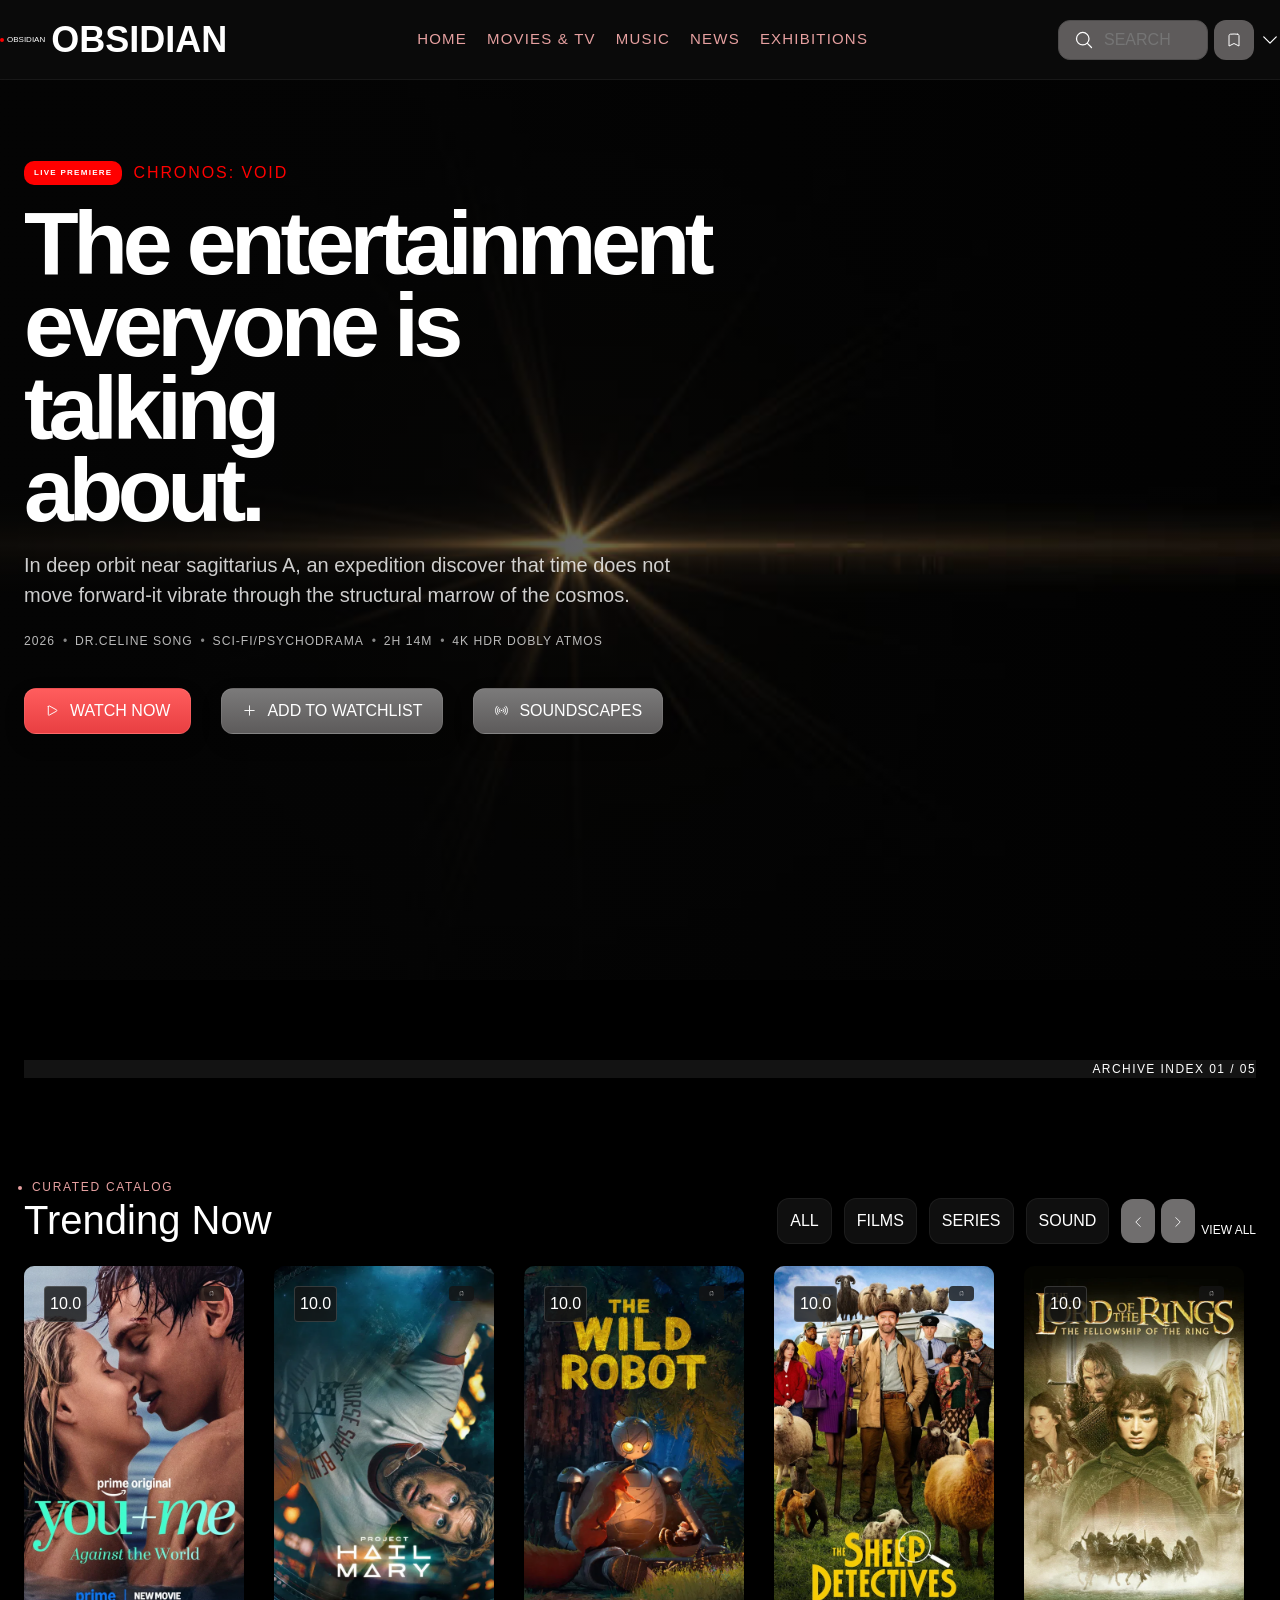
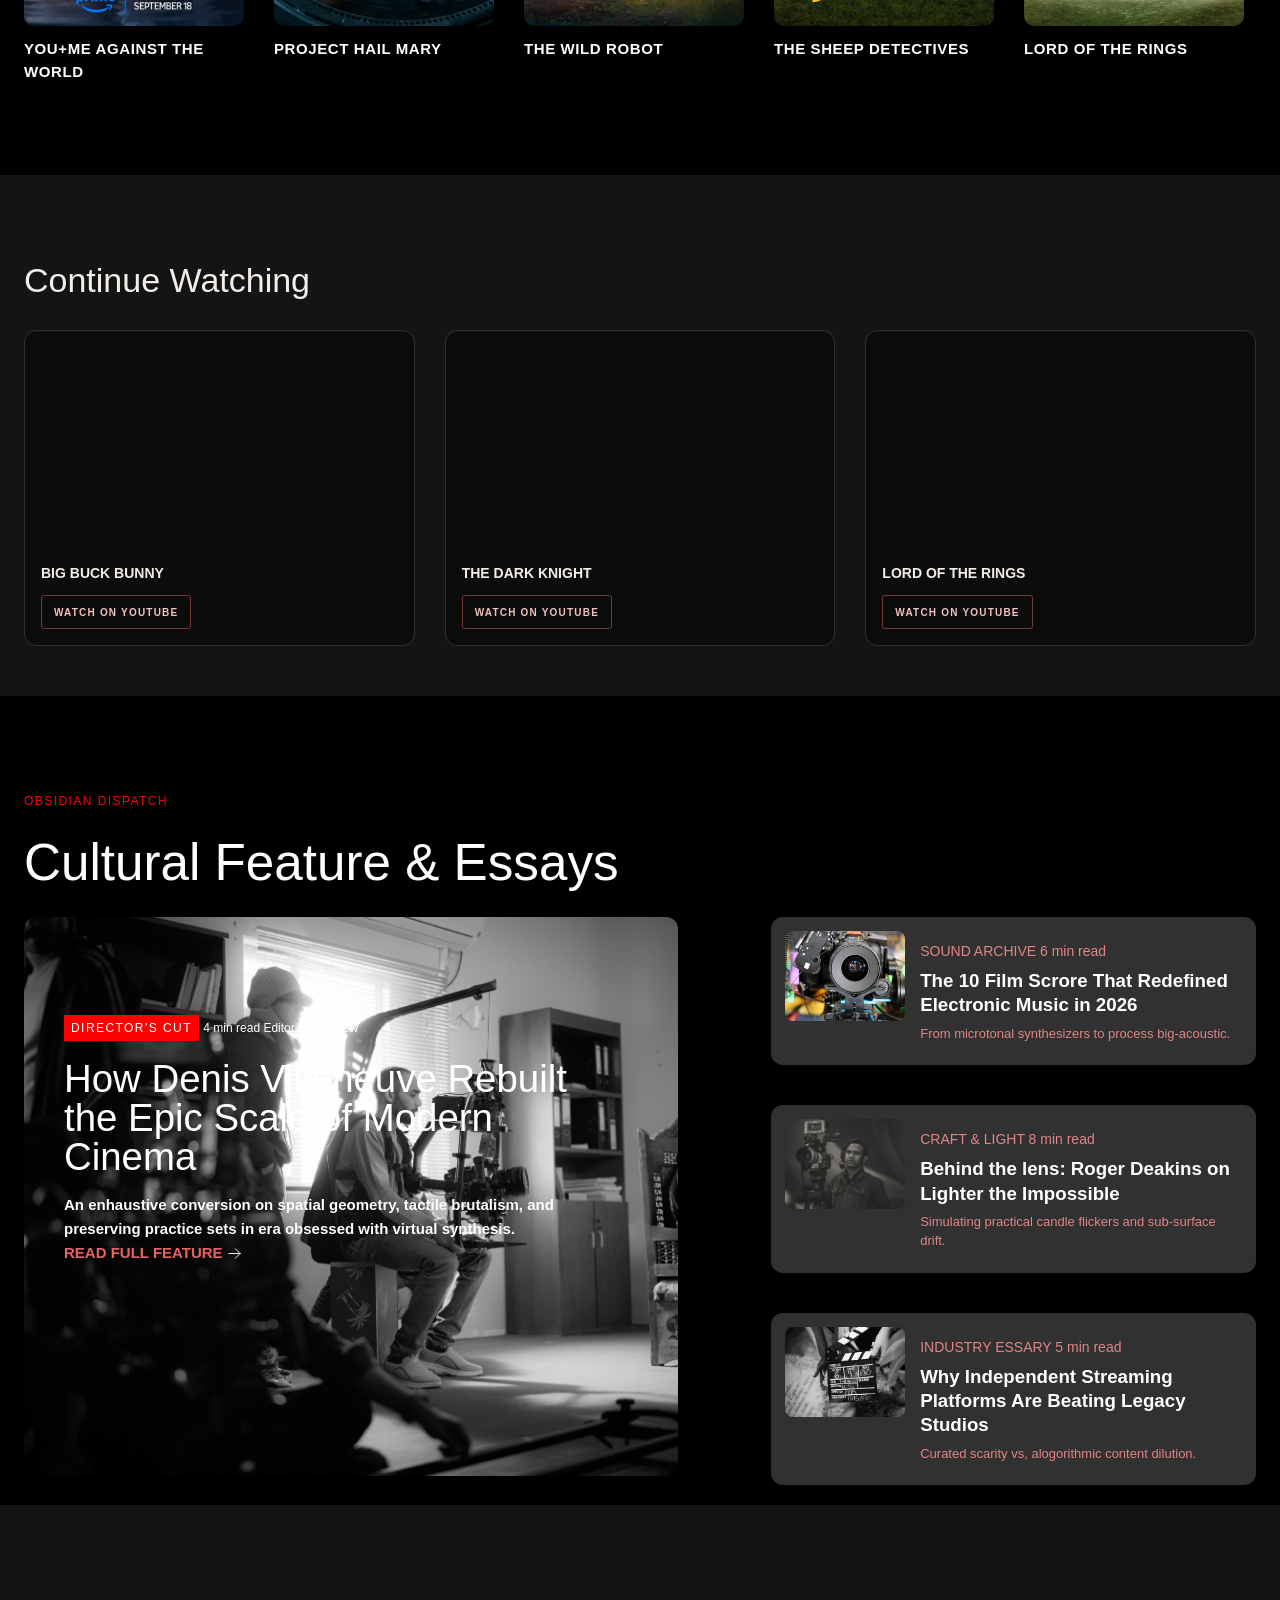
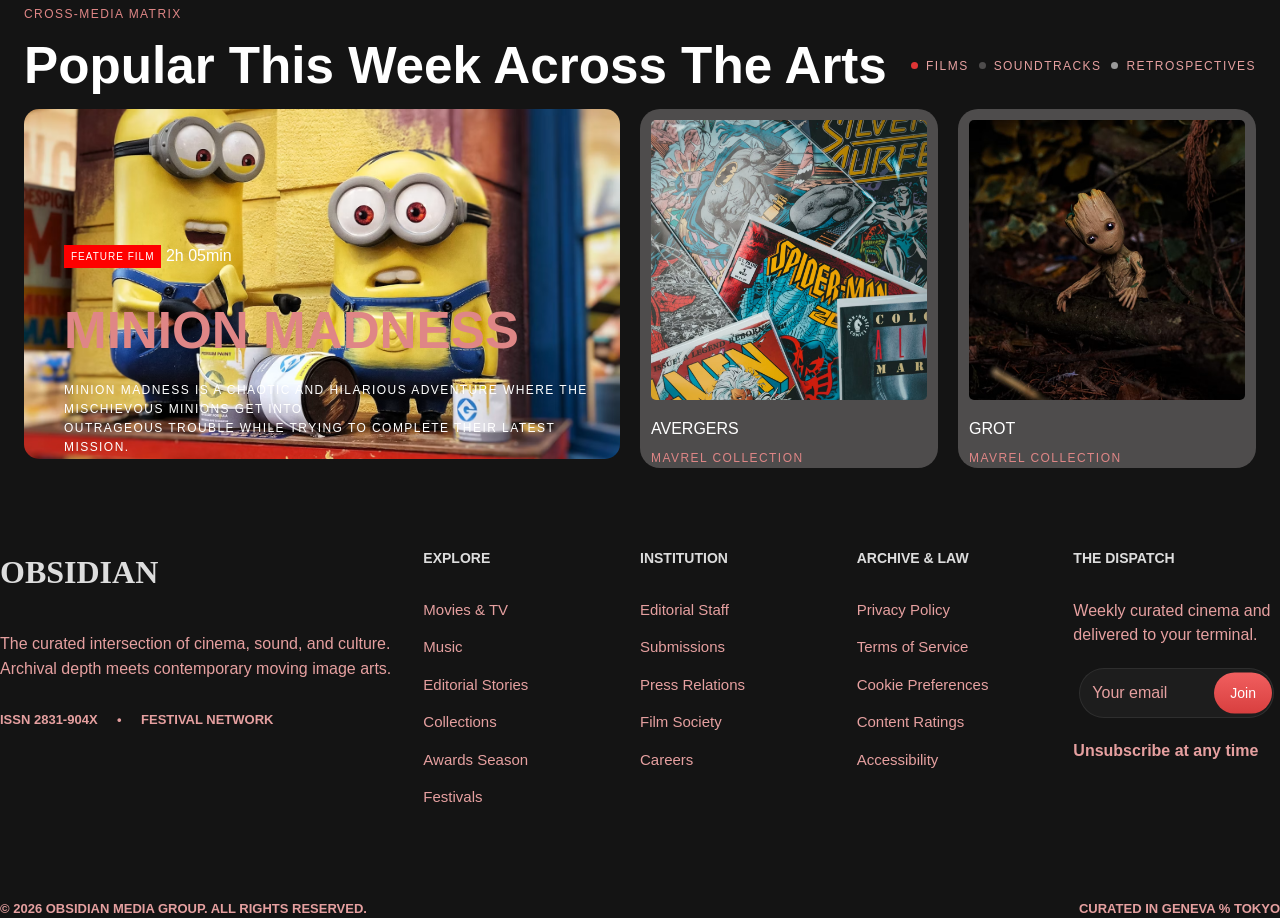
<file: index.html>
<!DOCTYPE html>
<html lang="en">
<head>
    <meta charset="UTF-8">
    <meta name="viewport" content="width=device-width, initial-scale=1.0">
    <title>HOME - obsidian</title>
    <link rel="stylesheet" href="css/index.css">
</head>
<body>
    <div class="backgroundimg">
        <header></header>
        <aside class="sidebar-wrapper"></aside>
        <section class="hero">
            <div class="section-container">
                <div class="red-live">
                    <span class="live">LIVE PREMIERE</span>
                    <p> CHRONOS: VOID</p>
                </div>
                <h1> The entertainment<br class="close"> everyone is talking<br class="close"> about. </h1>
                <h5> In deep orbit near sagittarius A, an expedition discover that time does not<br> move forward-it vibrate through the structural marrow of the cosmos.</h5>
                <ul>
                    <li>2026</li>
                    <li>Dr.Celine Song</li>
                    <li>Sci-fi/psychodrama</li>
                    <li>2h 14m</li>
                    <li>4K HDR  Dobly Atmos</li>
                </ul>
                <div class="playlist">
                    <span class="play">
                        <svg xmlns="http://www.w3.org/2000/svg" fill="none" viewBox="0 0 24 24" stroke-width="1.5" stroke="currentColor" class="size-6">  <path stroke-linecap="round" stroke-linejoin="round" d="M5.25 5.653c0-.856.917-1.398 1.667-.986l11.54 6.347a1.125 1.125 0 0 1 0 1.972l-11.54 6.347a1.125 1.125 0 0 1-1.667-.986V5.653Z" /></svg>
                        <p>WATCH NOW</p>
                    </span>
                    <span class="watch">
                        <svg xmlns="http://www.w3.org/2000/svg" fill="none" viewBox="0 0 24 24" stroke-width="1.5" stroke="currentColor" class="size-6">  <path stroke-linecap="round" stroke-linejoin="round" d="M12 4.5v15m7.5-7.5h-15" /></svg>
                        <p>ADD TO WATCHLIST</p>
                    </span>
                    <span class="sound">
                        <svg xmlns="http://www.w3.org/2000/svg" fill="none" viewBox="0 0 24 24" stroke-width="1.5" stroke="currentColor" class="size-6">  <path stroke-linecap="round" stroke-linejoin="round" d="M9.348 14.652a3.75 3.75 0 0 1 0-5.304m5.304 0a3.75 3.75 0 0 1 0 5.304m-7.425 2.121a6.75 6.75 0 0 1 0-9.546m9.546 0a6.75 6.75 0 0 1 0 9.546M5.106 18.894c-3.808-3.807-3.808-9.98 0-13.788m13.788 0c3.808 3.807 3.808 9.98 0 13.788M12 12h.008v.008H12V12Zm.375 0a.375.375 0 1 1-.75 0 .375.375 0 0 1 .75 0Z" /></svg>
                        <p>SOUNDSCAPES</p>
                    </span>
                </div>
            </div>
        </section>
    </div>
    <main>
        <section class="catalogue" id="catalogue">
            <div class="section-container">
                <div class="top-bar">
                    <div class="boxies"></div>
                    <p>ARCHIVE INDEX 01 / 05</p>
                </div>
                <div class="item">CURATED CATALOG</div>
                <div class="thumbnail">
                    <h2>Trending Now</h2>
                    <div class="thumbnail-bar">
                        <div class="thumbnail-nav">
                            <a href="movies.html#film-archive">ALL</a>
                            <a href="movies.html#film-archive">FILMS</a>
                            <a href="movies.html#film-archive">SERIES</a>
                            <a href="music.html#sound-archive">SOUND</a>
                        </div>
                        <div class="thumbnail-icon">
                            <div class="thb-icon1">
                                <svg xmlns="http://www.w3.org/2000/svg" fill="none" viewBox="0 0 24 24" stroke-width="1.5" stroke="currentColor" class="size-6"> <path stroke-linecap="round" stroke-linejoin="round" d="M15.75 19.5 8.25 12l7.5-7.5" /></svg>
                            </div>
                            <div class="thb-icon2">
                                <svg xmlns="http://www.w3.org/2000/svg" fill="none" viewBox="0 0 24 24" stroke-width="1.5" stroke="currentColor" class="size-6">  <path stroke-linecap="round" stroke-linejoin="round" d="m8.25 4.5 7.5 7.5-7.5 7.5" /></svg>
                            </div>
                            <a class="view" href="movies.html#film-archive">VIEW ALL</a>
                        </div>
                    </div>
                </div>
                <div>
                    <div class="heroimg">
                        <div class="image">
                            <p>10.0</p>
                            <svg xmlns="http://www.w3.org/2000/svg" fill="none" viewBox="0 0 24 24" stroke-width="1.5" stroke="currentColor" class="size-6">  <path stroke-linecap="round" stroke-linejoin="round" d="M17.593 3.322c1.1.128 1.907 1.077 1.907 2.185V21L12 17.25 4.5 21V5.507c0-1.108.806-2.057 1.907-2.185a48.507 48.507 0 0 1 11.186 0Z" /></svg>
                            <img src="assest/heroimage1.webp">
                            <h4>YOU+ME AGAINST THE WORLD</h4>
                        </div>
                        <div class="image">
                            <p>10.0</p>
                            <svg xmlns="http://www.w3.org/2000/svg" fill="none" viewBox="0 0 24 24" stroke-width="1.5" stroke="currentColor" class="size-6">  <path stroke-linecap="round" stroke-linejoin="round" d="M17.593 3.322c1.1.128 1.907 1.077 1.907 2.185V21L12 17.25 4.5 21V5.507c0-1.108.806-2.057 1.907-2.185a48.507 48.507 0 0 1 11.186 0Z" /></svg>
                            <img src="assest/heroimg2.webp">
                            <h4>PROJECT HAIL MARY</h4>
                        </div>
                        <div class="image">
                            <p>10.0</p>
                            <svg xmlns="http://www.w3.org/2000/svg" fill="none" viewBox="0 0 24 24" stroke-width="1.5" stroke="currentColor" class="size-6">  <path stroke-linecap="round" stroke-linejoin="round" d="M17.593 3.322c1.1.128 1.907 1.077 1.907 2.185V21L12 17.25 4.5 21V5.507c0-1.108.806-2.057 1.907-2.185a48.507 48.507 0 0 1 11.186 0Z" /></svg>
                            <img src="assest/heroimg3.webp">
                            <h4>THE WILD ROBOT</h4>
                        </div>
                        <div class="image">
                            <p>10.0</p>
                            <svg xmlns="http://www.w3.org/2000/svg" fill="none" viewBox="0 0 24 24" stroke-width="1.5" stroke="currentColor" class="size-6">  <path stroke-linecap="round" stroke-linejoin="round" d="M17.593 3.322c1.1.128 1.907 1.077 1.907 2.185V21L12 17.25 4.5 21V5.507c0-1.108.806-2.057 1.907-2.185a48.507 48.507 0 0 1 11.186 0Z" /></svg>
                            <img src="assest/heroimg4.webp">
                            <h4>THE SHEEP DETECTIVES</h4>
                        </div>
                        <div class="image">
                            <p>10.0</p>
                            <svg xmlns="http://www.w3.org/2000/svg" fill="none" viewBox="0 0 24 24" stroke-width="1.5" stroke="currentColor" class="size-6">  <path stroke-linecap="round" stroke-linejoin="round" d="M17.593 3.322c1.1.128 1.907 1.077 1.907 2.185V21L12 17.25 4.5 21V5.507c0-1.108.806-2.057 1.907-2.185a48.507 48.507 0 0 1 11.186 0Z" /></svg>
                            <img src="assest/heroimg5.webp">
                            <h4>LORD OF THE RINGS</h4>
                        </div>
                        <div class="image">
                            <p>10.0</p>
                            <svg xmlns="http://www.w3.org/2000/svg" fill="none" viewBox="0 0 24 24" stroke-width="1.5" stroke="currentColor" class="size-6">  <path stroke-linecap="round" stroke-linejoin="round" d="M17.593 3.322c1.1.128 1.907 1.077 1.907 2.185V21L12 17.25 4.5 21V5.507c0-1.108.806-2.057 1.907-2.185a48.507 48.507 0 0 1 11.186 0Z" /></svg>
                            <img src="assest/heroimg6.webp">
                            <h4>NARUTO SHIPPUDEN</h4>
                        </div>
                    </div>
                </div>
            </div>
        </section>
        <section class="continue-watching" id="continue-watching">
            <div class="section-container">
                <h2>Continue Watching</h2>
                <div class="video-grid">
                    <div class="video">
                        <iframe src="https://www.youtube.com/embed/aqz-KE-bpKQ" title="Big Buck Bunny - Blender Foundation" frameborder="0" allow="accelerometer; autoplay; clipboard-write; encrypted-media; gyroscope; picture-in-picture; web-share" referrerpolicy="strict-origin-when-cross-origin" allowfullscreen></iframe>
                        <!-- <img src="assest/heroimg7.webp"> -->
                        <p>BIG BUCK BUNNY</p>
                        <a class="video-link" href="https://www.youtube.com/watch?v=aqz-KE-bpKQ" target="_blank" rel="noopener noreferrer">WATCH ON YOUTUBE</a>
                    </div>
                    <div class="video">
                        <iframe loading="lazy" src="https://www.youtube.com/embed/EXeTwQWrcwY" title="The Dark Knight trailer" frameborder="0" allow="accelerometer; autoplay; clipboard-write; encrypted-media; gyroscope; picture-in-picture; web-share" referrerpolicy="strict-origin-when-cross-origin" allowfullscreen></iframe>
                        <!-- <img src="assest/heroimg7.webp"> -->
                        <p>THE DARK KNIGHT</p>
                        <a class="video-link" href="https://www.youtube.com/watch?v=EXeTwQWrcwY" target="_blank" rel="noopener noreferrer">WATCH ON YOUTUBE</a>
                    </div>
                    <div class="video">
                        <iframe loading="lazy" src="https://www.youtube.com/embed/V75dMMIW2B4" title="The Lord of the Rings: The Fellowship of the Ring trailer" frameborder="0" allow="accelerometer; autoplay; clipboard-write; encrypted-media; gyroscope; picture-in-picture; web-share" referrerpolicy="strict-origin-when-cross-origin" allowfullscreen></iframe>
                        <p>LORD OF THE RINGS</p>
                        <a class="video-link" href="https://www.youtube.com/watch?v=V75dMMIW2B4" target="_blank" rel="noopener noreferrer">WATCH ON YOUTUBE</a>
                    </div>
                </div>
            </div>        
        </section>
        <section class="obsidian" id="obsidian-dispatch">
            <div class="section-container">
                <div class="cultural">
                    <p>OBSIDIAN DISPATCH</p>
                    <h2>Cultural Feature & Essays</h2>
                </div>
                <div class="img-grid">
                    <div class="big-card">
                        <img src="assest/img8.jpg">
                        <div class="upcultural">
                            <p class="red">DIRECTOR'S CUT</p>
                            <p>4 min read Editorial Interview</p>
                            <h2>How Denis Villeneuve Rebuilt <br class="close"> the Epic Scale of Modern <br class="close"> Cinema</h2>
                            <h6>An enhaustive conversion on spatial geometry, tactile brutalism, and <br> preserving practice sets in era obsessed with virtual synthesis.</h6>
                            <div class="read">
                                <h4>READ FULL FEATURE</h4>
                                <svg xmlns="http://www.w3.org/2000/svg" fill="none" viewBox="0 0 24 24" stroke-width="1.5" stroke="currentColor" class="size-6"><path stroke-linecap="round" stroke-linejoin="round" d="M13.5 4.5 21 12m0 0-7.5 7.5M21 12H3" /></svg>
                            </div>
                        </div>

                    </div>
                    <div class="small-card">
                        <img src="assest/img9.jpg">
                        <div class="small">
                            <span>SOUND ARCHIVE 6 min read</span>
                            <h3>The 10 Film Scrore That Redefined Electronic Music in 2026</h3>
                            <p>From microtonal synthesizers to process big-acoustic.</p>
                        </div>
                    </div>
                    <div class="small-card">
                        <img src="assest/img11.jpg">
                        <div class="small">
                            <span>CRAFT & LIGHT 8 min read</span>
                            <h3>Behind the lens: Roger Deakins on Lighter the Impossible</h3>
                            <p>Simulating practical candle flickers and sub-surface drift.</p>
                        </div>
                    </div>
                    <div class="small-card">
                        <img src="assest/img10.jpg">
                        <div class="small">
                            <span>INDUSTRY ESSARY 5 min read</span>
                            <h3>Why Independent Streaming Platforms Are Beating Legacy Studios</h3>
                            <p>Curated scarity vs, alogorithmic content dilution.</p>
                        </div>
                    </div> 
                </div>
            </div>
        </section>
        <section class="cross-media-matrix" id="cross-media-matrix">
            <div class="section-container">
                <div class="popular">
                    <p>CROSS-MEDIA MATRIX</p>
                    <div class="popular-header">
                        <h3>Popular This Week Across The Arts</h3>
                        <div class="side1">
                            <div class="side-nav">
                                <div class="circle1"></div>
                                <a href="movies.html#film-archive">FILMS</a>
                            </div>
                            <div class="side-nav">
                                <div class="circle2"></div>
                                <a href="music.html#sound-archive">SOUNDTRACKS</a>
                            </div>
                            <div class="side-nav">
                                <div class="circle3"></div>
                                <a href="exhibitions.html#exhibition-archive">RETROSPECTIVES</a>
                            </div>
                        </div>
                    </div>
                    
                    <div class="pop-img">
                        <div class="pop">
                            <img src="assest/img12.avif">
                            <div class="pop-top">
                                <span class="white">FEATURE FILM</span>
                                <span>2h 05min</span>
                                <h3>MINION MADNESS</h3>
                                <p>Minion Madness is a chaotic and hilarious adventure where the mischievous Minions get into <br>outrageous trouble while trying to complete their latest mission.</p>
                            </div>
                        </div>
                        <div class="pop1">
                            <img src="assest/img13.avif">
                            <span>AVERGERS</span>
                            <P>MAVREL COLLECTION</P>
                        </div>
                        <div class="pop1">
                            <img src="assest/img14.avif">
                            <span>GROT</span>
                             <P>MAVREL COLLECTION</P>
                        </div>
                    </div>
                </div>            
            </div>
        </section>        
    </main>
    <footer></footer>

    <script src="js/common.js"></script>
    <script src="js/script.js"></script>
</body>
</html>
</file>
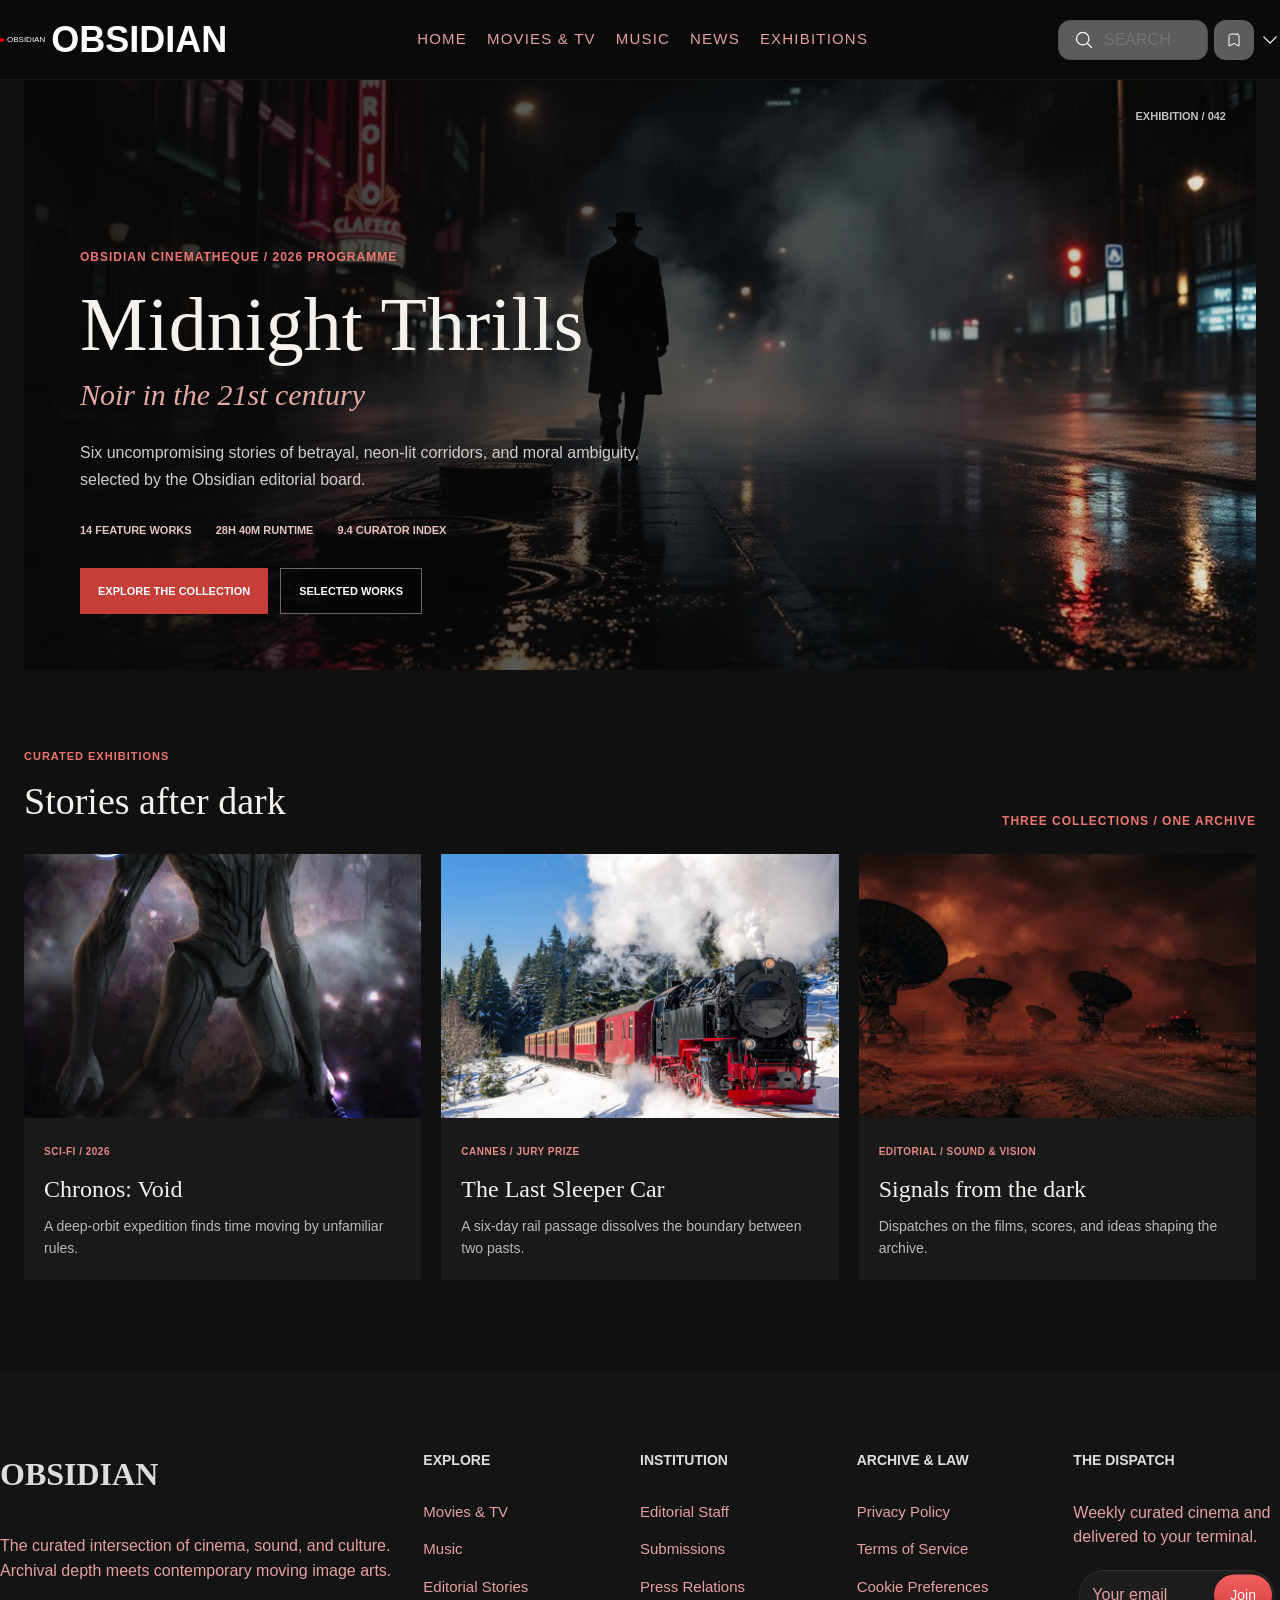
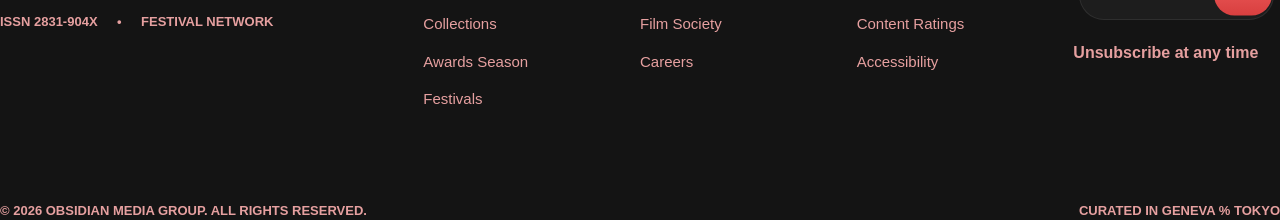
<file: exhibitions.html>
<!DOCTYPE html>
<html lang="en">
<head>
    <meta charset="UTF-8">
    <meta name="viewport" content="width=device-width, initial-scale=1.0">
    <title>EXHIBITIONS - obsidian</title>
    <link rel="stylesheet" href="css/index.css">
    <link rel="stylesheet" href="css/exhibitions.css">
</head>
<body>
    <header></header>
    <aside class="sidebar-wrapper"></aside>
    <main class="exhibitions-page">
        <section class="exhibition-hero" id="exhibition-archive">
            <div class="exhibition-hero-content">
                <p class="exhibition-kicker">OBSIDIAN CINEMATHEQUE / 2026 PROGRAMME</p>
                <h1>Midnight Thrills</h1>
                <p class="exhibition-subtitle">Noir in the 21st century</p>
                <p class="exhibition-description">Six uncompromising stories of betrayal, neon-lit corridors, and moral ambiguity, selected by the Obsidian editorial board.</p>
                <div class="exhibition-meta">
                    <span>14 FEATURE WORKS</span>
                    <span>28H 40M RUNTIME</span>
                    <span>9.4 CURATOR INDEX</span>
                </div>
                <div class="exhibition-actions">
                    <a class="exhibition-primary" href="movies.html#festival-archive">EXPLORE THE COLLECTION</a>
                    <a class="exhibition-secondary" href="#selected-works">SELECTED WORKS</a>
                </div>
            </div>
            <span class="exhibition-number">EXHIBITION / 042</span>
        </section>
        <section class="selected-works" id="selected-works">
            <div class="selected-heading">
                <div>
                    <p>CURATED EXHIBITIONS</p>
                    <h2>Stories after dark</h2>
                </div>
                <span>THREE COLLECTIONS / ONE ARCHIVE</span>
            </div>
            <div class="exhibition-grid">
                <article class="exhibition-card">
                    <a href="movies.html#title-grid" aria-label="Browse Chronos: Void in the film archive">
                        <img src="assest/vimg1.jpg" alt="A cinematic still from Chronos: Void">
                        <div class="exhibition-card-copy">
                            <span>SCI-FI / 2026</span>
                            <h3>Chronos: Void</h3>
                            <p>A deep-orbit expedition finds time moving by unfamiliar rules.</p>
                        </div>
                    </a>
                </article>
                <article class="exhibition-card">
                    <a href="movies.html#festival-archive" aria-label="Browse festival selections">
                        <img src="assest/img20.jpg" alt="Festival selection: The Last Sleeper Car">
                        <div class="exhibition-card-copy">
                            <span>CANNES / JURY PRIZE</span>
                            <h3>The Last Sleeper Car</h3>
                            <p>A six-day rail passage dissolves the boundary between two pasts.</p>
                        </div>
                    </a>
                </article>
                <article class="exhibition-card">
                    <a href="news.html#dispatch" aria-label="Read the Obsidian editorial dispatch">
                        <img src="assest/img22.jpg" alt="Atmospheric artwork for Frequency Zero">
                        <div class="exhibition-card-copy">
                            <span>EDITORIAL / SOUND & VISION</span>
                            <h3>Signals from the dark</h3>
                            <p>Dispatches on the films, scores, and ideas shaping the archive.</p>
                        </div>
                    </a>
                </article>
            </div>
        </section>
    </main>
    <footer></footer>
    <script src="js/common.js"></script>
    <script src="js/script.js"></script>
</body>
</html>
</file>
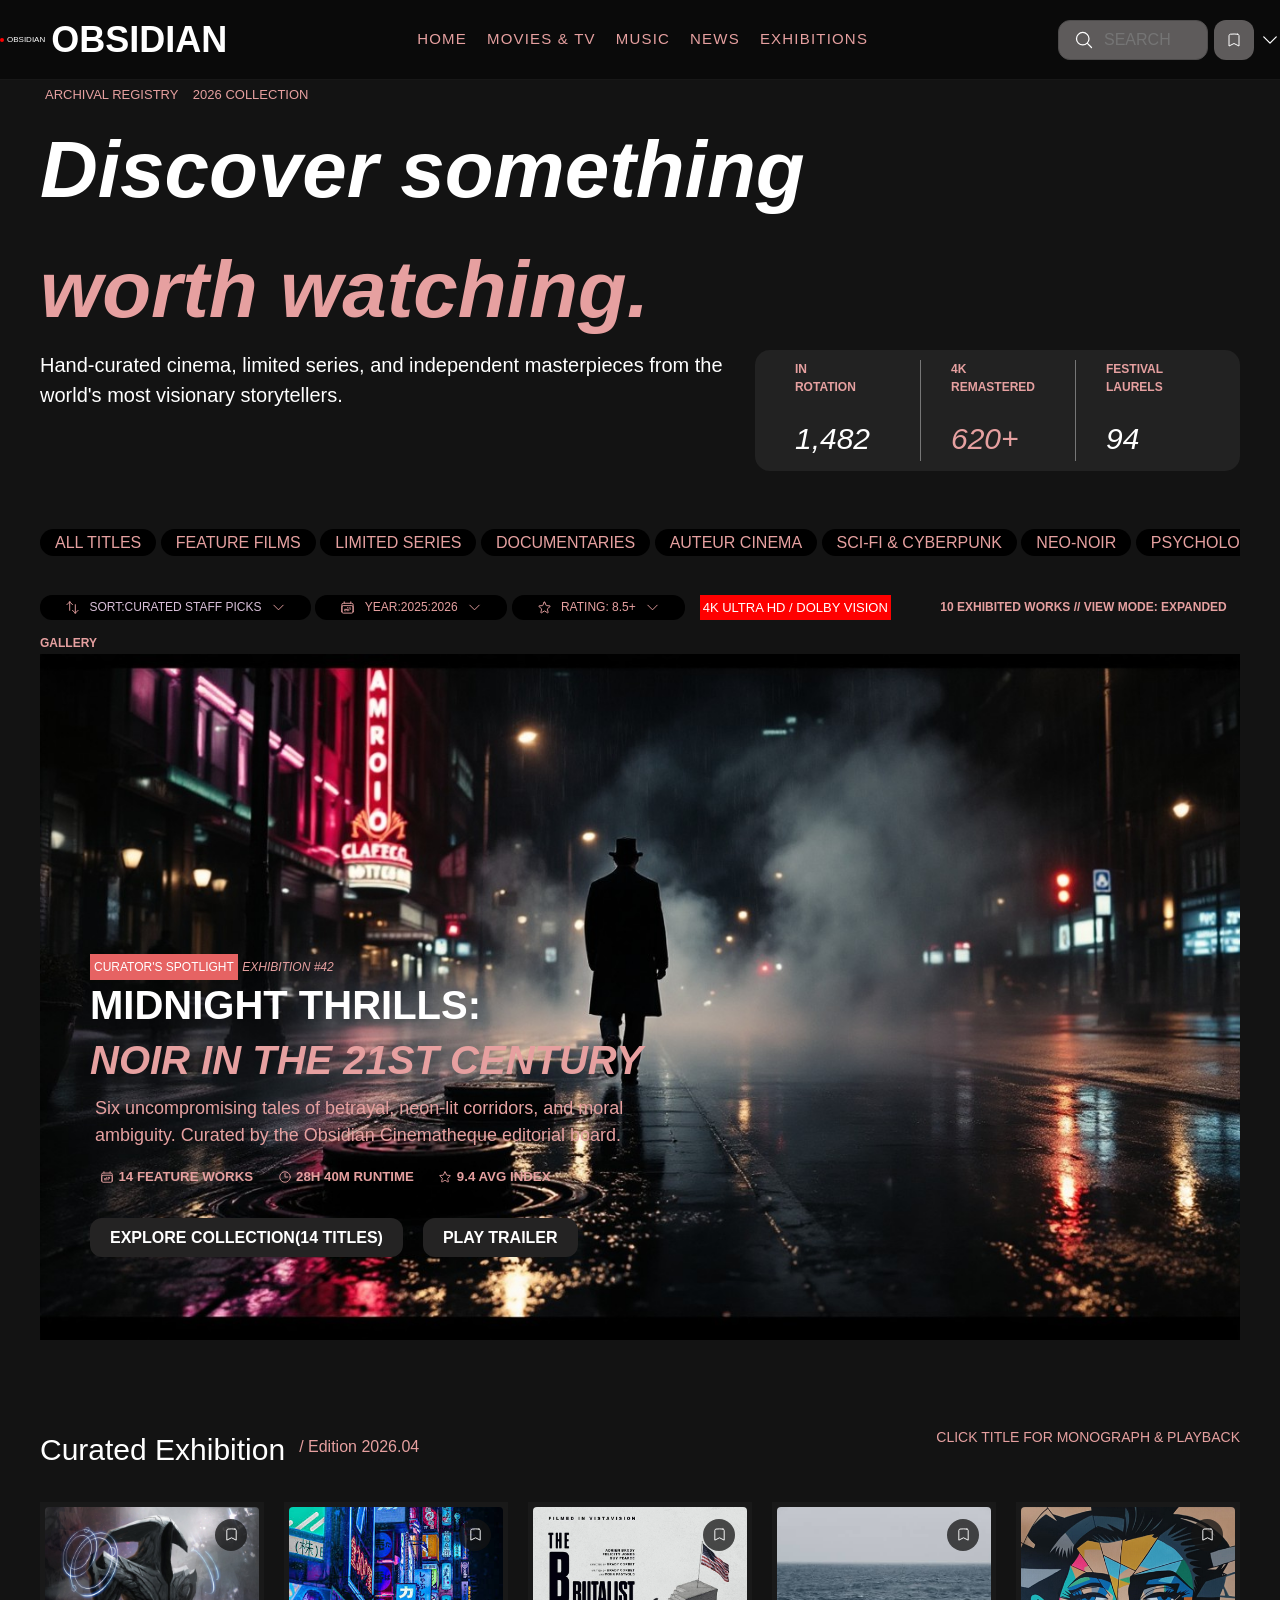
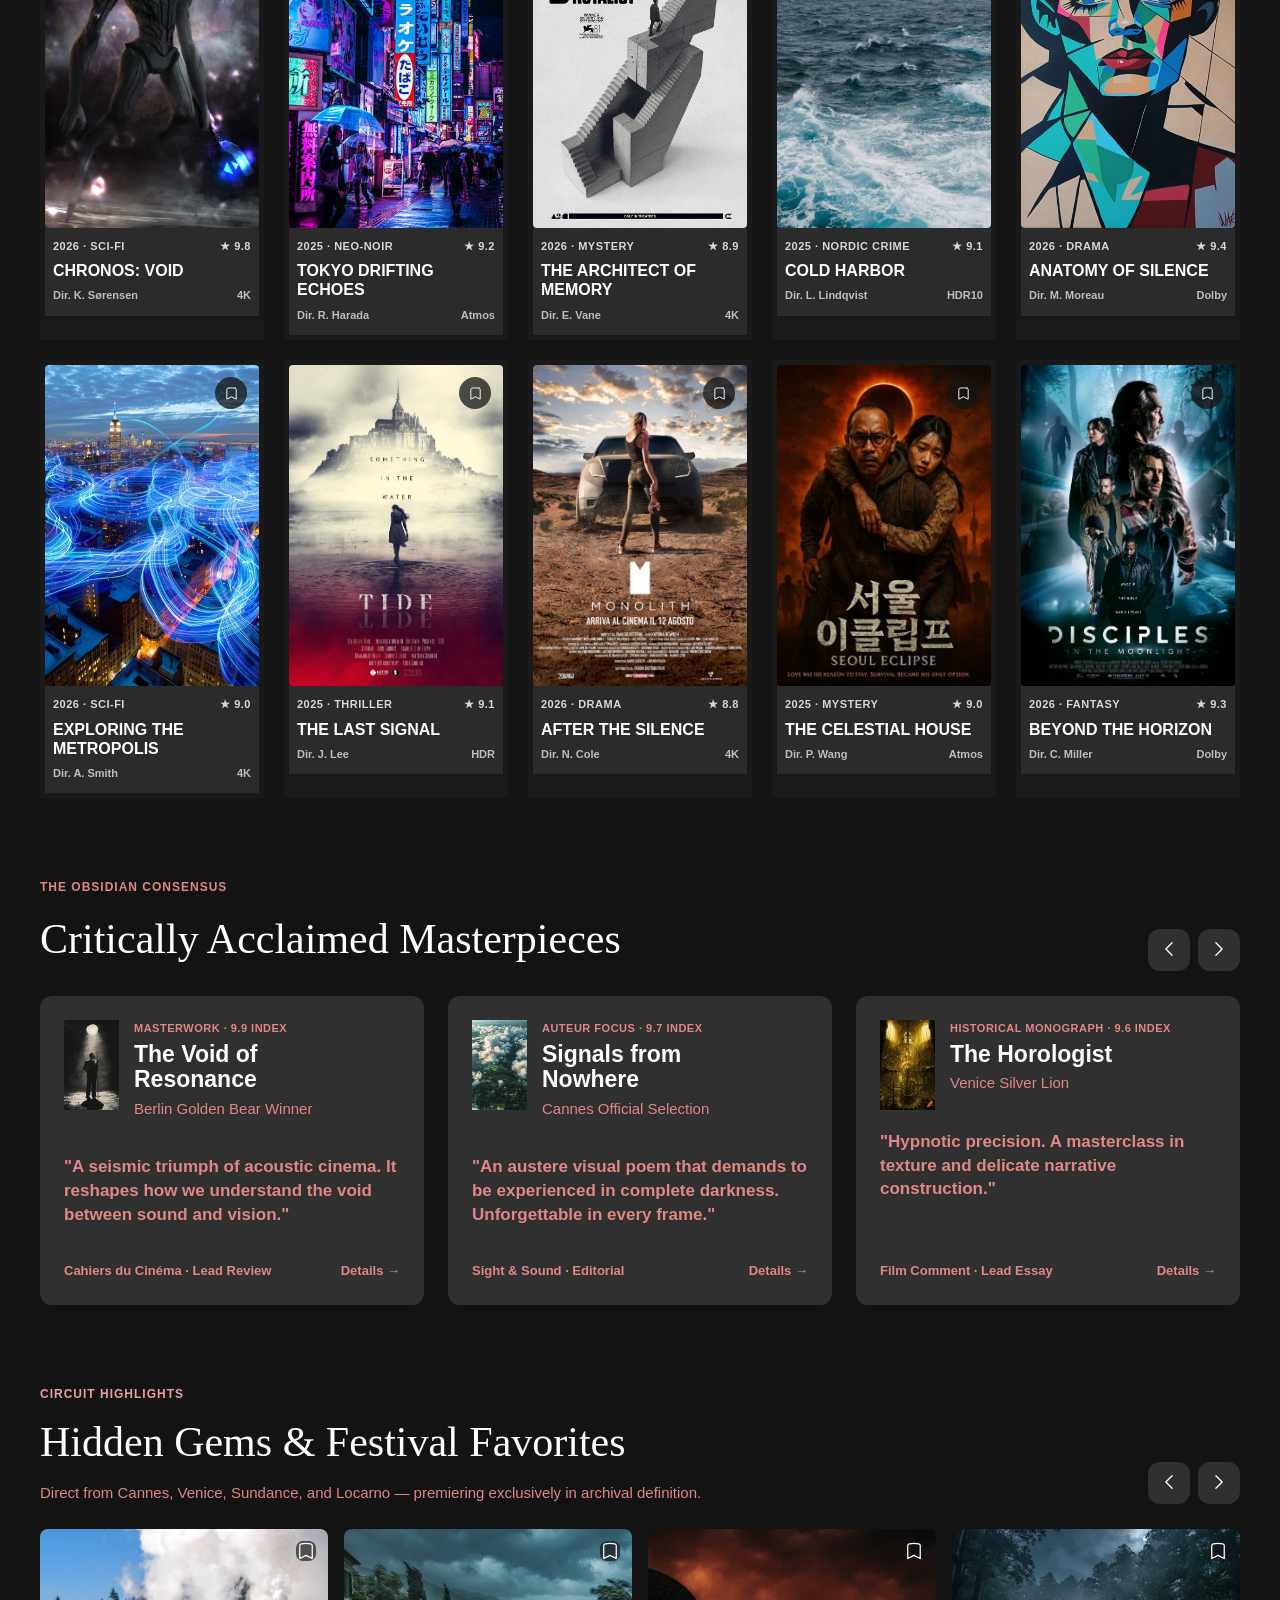
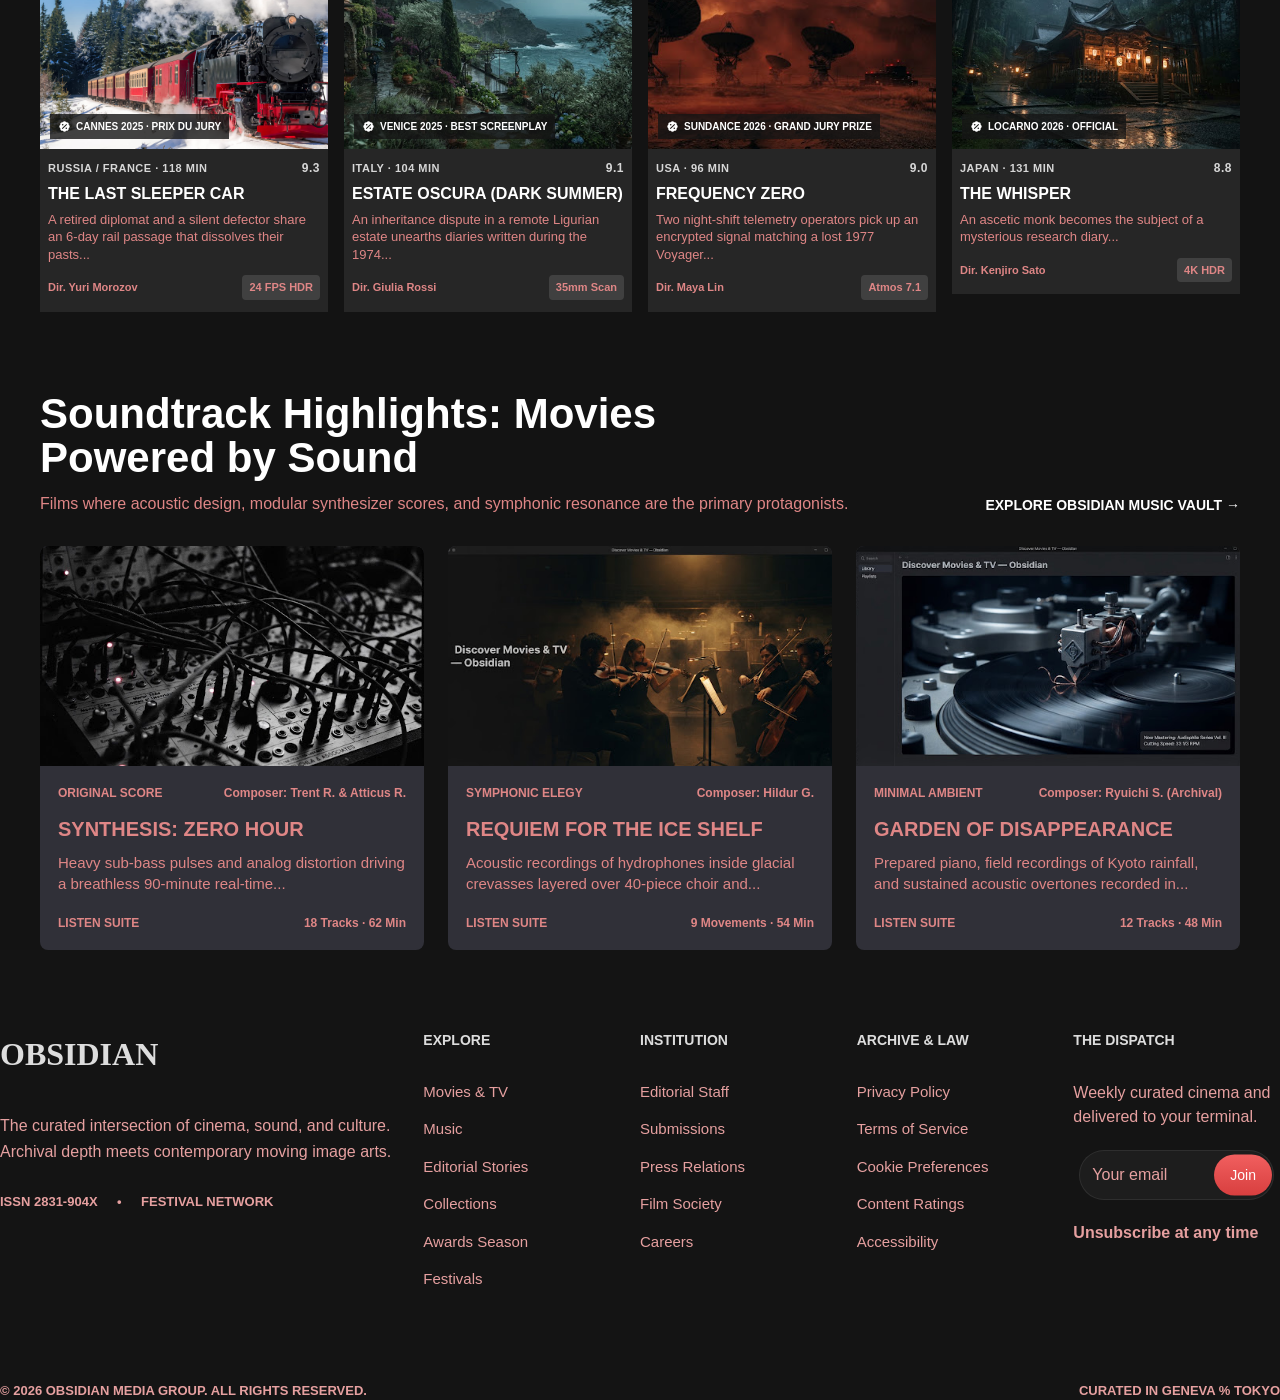
<file: movies.html>
<!DOCTYPE html>
<html lang="en">
<head>
    <meta charset="UTF-8">
    <meta name="viewport" content="width=device-width, initial-scale=1.0">
    <title>MOVIES & TV- obsidian</title>
    <link rel="stylesheet" href="css/index.css">
    <link rel="stylesheet" href="css/movies.css">
</head>
<body>
    <div class="movies">    
        <header></header>
        <aside class="sidebar-wrapper"></aside>
        <article>
            <div class="article1" id="film-archive">
                <div class="arch">
                    <span>ARCHIVAL REGISTRY</span>
                    <li>2026 COLLECTION</li>
                    <h1>Discover something<br> <a>worth watching.</a></h1>
                    <div class="rightt">
                        <p>Hand-curated cinema, limited series, and independent masterpieces from the<br> world's most visionary storytellers.</p>
                        <div class="stats">
                            <div class="stat">
                                <h3>IN<br>ROTATION</h3>
                                <p>1,482</p>
                            </div>
                            <div class="stat">
                                <h3>4K<br>REMASTERED</h3>
                                <p class="E">620+</p>
                            </div>
                            <div class="stat">
                                <h3>FESTIVAL<br>LAURELS</h3>
                                <p>94</p>
                            </div>
                        </div>
                    </div>
                    <div class="arch-list">
                        <a href="#title-grid">ALL TITLES</a>
                        <a href="#title-grid">FEATURE FILMS</a>
                        <a href="#title-grid">LIMITED SERIES</a>
                        <a href="#title-grid">DOCUMENTARIES</a>
                        <a href="#title-grid">AUTEUR CINEMA</a>
                        <a href="#title-grid">SCI-FI & CYBERPUNK</a>
                        <a href="#title-grid">NEO-NOIR</a>
                        <a href="#title-grid">PSYCHOLOGICAL THRILLER</a>
                        <a href="#festival-archive">FESTIVAL WINNERS</a>
                    </div>
                    <div class="arch-item">
                        <div class="a-item">
                            <svg xmlns="http://www.w3.org/2000/svg" fill="none" viewBox="0 0 24 24" stroke-width="1.5" stroke="currentColor" class="size-6"><path stroke-linecap="round" stroke-linejoin="round" d="M3 7.5 7.5 3m0 0L12 7.5M7.5 3v13.5m13.5 0L16.5 21m0 0L12 16.5m4.5 4.5V7.5" /></svg>
                            <p class="yt">SORT:CURATED STAFF PICKS</p>
                            <svg xmlns="http://www.w3.org/2000/svg" fill="none" viewBox="0 0 24 24" stroke-width="1.5" stroke="currentColor" class="size-6">  <path stroke-linecap="round" stroke-linejoin="round" d="m19.5 8.25-7.5 7.5-7.5-7.5" /></svg>
                        </div>
                        <div class="a-item">
                            <svg xmlns="http://www.w3.org/2000/svg" fill="none" viewBox="0 0 24 24" stroke-width="1.5" stroke="currentColor" class="size-6">  <path stroke-linecap="round" stroke-linejoin="round" d="M6.75 2.994v2.25m10.5-2.25v2.25m-14.252 13.5V7.491a2.25 2.25 0 0 1 2.25-2.25h13.5a2.25 2.25 0 0 1 2.25 2.25v11.251m-18 0a2.25 2.25 0 0 0 2.25 2.25h13.5a2.25 2.25 0 0 0 2.25-2.25m-18 0v-7.5a2.25 2.25 0 0 1 2.25-2.25h13.5a2.25 2.25 0 0 1 2.25 2.25v7.5m-6.75-6h2.25m-9 2.25h4.5m.002-2.25h.005v.006H12v-.006Zm-.001 4.5h.006v.006h-.006v-.005Zm-2.25.001h.005v.006H9.75v-.006Zm-2.25 0h.005v.005h-.006v-.005Zm6.75-2.247h.005v.005h-.005v-.005Zm0 2.247h.006v.006h-.006v-.006Zm2.25-2.248h.006V15H16.5v-.005Z" /></svg>
                            <p>YEAR:2025:2026</p>
                            <svg xmlns="http://www.w3.org/2000/svg" fill="none" viewBox="0 0 24 24" stroke-width="1.5" stroke="currentColor" class="size-6">  <path stroke-linecap="round" stroke-linejoin="round" d="m19.5 8.25-7.5 7.5-7.5-7.5" /></svg>

                        </div>
                        <div class="a-item">
                            <svg xmlns="http://www.w3.org/2000/svg" fill="none" viewBox="0 0 24 24" stroke-width="1.5" stroke="currentColor" class="size-6"><path stroke-linecap="round" stroke-linejoin="round" d="M11.48 3.499a.562.562 0 0 1 1.04 0l2.125 5.111a.563.563 0 0 0 .475.345l5.518.442c.499.04.701.663.321.988l-4.204 3.602a.563.563 0 0 0-.182.557l1.285 5.385a.562.562 0 0 1-.84.61l-4.725-2.885a.562.562 0 0 0-.586 0L6.982 20.54a.562.562 0 0 1-.84-.61l1.285-5.386a.562.562 0 0 0-.182-.557l-4.204-3.602a.562.562 0 0 1 .321-.988l5.518-.442a.563.563 0 0 0 .475-.345L11.48 3.5Z" /></svg>
                            <p>RATING: 8.5+</p>
                            <svg xmlns="http://www.w3.org/2000/svg" fill="none" viewBox="0 0 24 24" stroke-width="1.5" stroke="currentColor" class="size-6">  <path stroke-linecap="round" stroke-linejoin="round" d="m19.5 8.25-7.5 7.5-7.5-7.5" /></svg>
                        </div>
                        <span> 4K ULTRA HD / DOLBY VISION</span>
                        <strong>10 EXHIBITED WORKS // VIEW MODE: EXPANDED GALLERY</strong>
                    </div>
                    <div class="spot">
                        <img src="assest/img15.jpg">
                        <div class="spot-lyt">
                            <p>CURATOR'S SPOTLIGHT</p>
                            <a>EXHIBITION #42</a>
                            <h1>MIDNIGHT THRILLS: <br><h6>NOIR IN THE 21ST CENTURY</h6></h1>
                            <span>Six uncompromising tales of betrayal, neon-lit corridors, and moral <br> ambiguity. Curated by the Obsidian Cinematheque editorial board.</span>
                            <div class="run">
                                <div class="run-item">
                                    <svg xmlns="http://www.w3.org/2000/svg" fill="none" viewBox="0 0 24 24" stroke-width="1.5" stroke="currentColor" class="size-6">  <path stroke-linecap="round" stroke-linejoin="round" d="M6.75 2.994v2.25m10.5-2.25v2.25m-14.252 13.5V7.491a2.25 2.25 0 0 1 2.25-2.25h13.5a2.25 2.25 0 0 1 2.25 2.25v11.251m-18 0a2.25 2.25 0 0 0 2.25 2.25h13.5a2.25 2.25 0 0 0 2.25-2.25m-18 0v-7.5a2.25 2.25 0 0 1 2.25-2.25h13.5a2.25 2.25 0 0 1 2.25 2.25v7.5m-6.75-6h2.25m-9 2.25h4.5m.002-2.25h.005v.006H12v-.006Zm-.001 4.5h.006v.006h-.006v-.005Zm-2.25.001h.005v.006H9.75v-.006Zm-2.25 0h.005v.005h-.006v-.005Zm6.75-2.247h.005v.005h-.005v-.005Zm0 2.247h.006v.006h-.006v-.006Zm2.25-2.248h.006V15H16.5v-.005Z" /></svg>
                                    <h5>14 FEATURE WORKS</h5>
                                </div>
                                <div class="run-item">
                                    <svg xmlns="http://www.w3.org/2000/svg" fill="none" viewBox="0 0 24 24" stroke-width="1.5" stroke="currentColor" class="size-6">  <path stroke-linecap="round" stroke-linejoin="round" d="M12 6v6h4.5m4.5 0a9 9 0 1 1-18 0 9 9 0 0 1 18 0Z" /></svg>
                                    <h5>28H 40M RUNTIME</h5>
                                </div>
                                <div class="run-item">
                                <svg xmlns="http://www.w3.org/2000/svg" fill="none" viewBox="0 0 24 24" stroke-width="1.5" stroke="currentColor" class="size-6"><path stroke-linecap="round" stroke-linejoin="round" d="M11.48 3.499a.562.562 0 0 1 1.04 0l2.125 5.111a.563.563 0 0 0 .475.345l5.518.442c.499.04.701.663.321.988l-4.204 3.602a.563.563 0 0 0-.182.557l1.285 5.385a.562.562 0 0 1-.84.61l-4.725-2.885a.562.562 0 0 0-.586 0L6.982 20.54a.562.562 0 0 1-.84-.61l1.285-5.386a.562.562 0 0 0-.182-.557l-4.204-3.602a.562.562 0 0 1 .321-.988l5.518-.442a.563.563 0 0 0 .475-.345L11.48 3.5Z" /></svg>
                                <h5>9.4 AVG INDEX</h5>
                                </div>
                                <div class="play-wrapper">
                                    <div class="PLAY">
                                    <!-- SVG -->
                                    <h4>EXPLORE COLLECTION(14 TITLES)</h4>
                                    </div>
                                    <div class="PLAY">
                                    <!-- SVG -->
                                    <h4>PLAY TRAILER</h4>
                                    </div>
                                </div>
                            </div>
                        </div>
                    </div>
                </div>
            </div>
        </article>
        <main>
            <div class="main">
                <div class="monograph">
                    <div class="mono-flex">
                        <div class="edit">
                            <h3>Curated Exhibition</h3>
                            <p>/ Edition 2026.04</p>
                        </div>
                        <span>CLICK TITLE FOR MONOGRAPH & PLAYBACK</span>
                    </div>
                    <section class="movie-grid" id="title-grid">
                        <div class="movie-card">
                            <div class="movie-image">
                                <img src="assest/vimg1.jpg" alt="Chronos Void">
                                <div class="hover-content">
                                    <div class="play-button">▶</div>
                                    <span>PLAY MONOGRAPH</span>
                                </div>
                                <div class="bookmarks">
                                  <svg xmlns="http://www.w3.org/2000/svg" fill="none" viewBox="0 0 24 24" stroke-width="1.5" stroke="currentColor" class="size-6">  <path stroke-linecap="round" stroke-linejoin="round" d="M17.593 3.322c1.1.128 1.907 1.077 1.907 2.185V21L12 17.25 4.5 21V5.507c0-1.108.806-2.057 1.907-2.185a48.507 48.507 0 0 1 11.186 0Z" /></svg>  
                                </div>
                            </div>
                            <div class="movie-info">
                                <div class="movie-meta">
                                    <span>2026 · SCI-FI</span>
                                    <span>★ 9.8</span>
                                </div>
                                <h3>CHRONOS: VOID</h3>
                                <div class="movie-details">
                                    <span>Dir. K. Sørensen</span>
                                    <span>4K</span>
                                </div>
                            </div>
                        </div>
                        <div class="movie-card">
                            <div class="movie-image">
                                <img src="assest/vimg2.jpg" alt="Tokyo Drifting Echoes">
                                <div class="hover-content">
                                    <div class="play-button">▶</div>
                                    <span>PLAY MONOGRAPH</span>
                                </div>
                                <div class="bookmarks">
                                    <svg xmlns="http://www.w3.org/2000/svg" fill="none" viewBox="0 0 24 24" stroke-width="1.5" stroke="currentColor" class="size-6">  <path stroke-linecap="round" stroke-linejoin="round" d="M17.593 3.322c1.1.128 1.907 1.077 1.907 2.185V21L12 17.25 4.5 21V5.507c0-1.108.806-2.057 1.907-2.185a48.507 48.507 0 0 1 11.186 0Z" /></svg>  
                                </div>
                            </div>
                            <div class="movie-info">
                                <div class="movie-meta">
                                    <span>2025 · NEO-NOIR</span>
                                    <span>★ 9.2</span>
                                </div>
                                <h3>TOKYO DRIFTING ECHOES</h3>
                                <div class="movie-details">
                                    <span>Dir. R. Harada</span>
                                    <span>Atmos</span>
                                </div>
                            </div>
                        </div>
                        <div class="movie-card">
                            <div class="movie-image">
                                <img src="assest/vimg3.jpg" alt="The Architect of Memory">
                                <div class="hover-content">
                                    <div class="play-button">▶</div>
                                    <span>PLAY MONOGRAPH</span>
                                </div>
                                <div class="bookmarks">
                                    <svg xmlns="http://www.w3.org/2000/svg" fill="none" viewBox="0 0 24 24" stroke-width="1.5" stroke="currentColor" class="size-6">  <path stroke-linecap="round" stroke-linejoin="round" d="M17.593 3.322c1.1.128 1.907 1.077 1.907 2.185V21L12 17.25 4.5 21V5.507c0-1.108.806-2.057 1.907-2.185a48.507 48.507 0 0 1 11.186 0Z" /></svg>  
                                </div>
                            </div>
                            <div class="movie-info">
                                <div class="movie-meta">
                                    <span>2026 · MYSTERY</span>
                                    <span>★ 8.9</span>
                                </div>
                                <h3>THE ARCHITECT OF MEMORY</h3>
                                <div class="movie-details">
                                    <span>Dir. E. Vane</span>
                                    <span>4K</span>
                                </div>
                            </div>
                        </div>
                        <div class="movie-card">
                            <div class="movie-image">
                                <img src="assest/vimg4.jpg" alt="Cold Harbor">
                                <div class="hover-content">
                                    <div class="play-button">▶</div>
                                    <span>PLAY MONOGRAPH</span>
                                </div>
                                <div class="bookmarks">
                                    <svg xmlns="http://www.w3.org/2000/svg" fill="none" viewBox="0 0 24 24" stroke-width="1.5" stroke="currentColor" class="size-6">  <path stroke-linecap="round" stroke-linejoin="round" d="M17.593 3.322c1.1.128 1.907 1.077 1.907 2.185V21L12 17.25 4.5 21V5.507c0-1.108.806-2.057 1.907-2.185a48.507 48.507 0 0 1 11.186 0Z" /></svg>  
                                </div>
                            </div>
                            <div class="movie-info">
                                <div class="movie-meta">
                                    <span>2025 · NORDIC CRIME</span>
                                    <span>★ 9.1</span>
                                </div>
                                <h3>COLD HARBOR</h3>
                                <div class="movie-details">
                                    <span>Dir. L. Lindqvist</span>
                                    <span>HDR10</span>
                                </div>
                            </div>
                        </div>
                        <div class="movie-card">
                            <div class="movie-image">
                                <img src="assest/vimg5.jpg" alt="Anatomy of Silence">

                                <div class="hover-content">
                                    <div class="play-button">▶</div>
                                    <span>PLAY MONOGRAPH</span>
                                </div>
                                <div class="bookmarks">
                                    <svg xmlns="http://www.w3.org/2000/svg" fill="none" viewBox="0 0 24 24" stroke-width="1.5" stroke="currentColor" class="size-6">  <path stroke-linecap="round" stroke-linejoin="round" d="M17.593 3.322c1.1.128 1.907 1.077 1.907 2.185V21L12 17.25 4.5 21V5.507c0-1.108.806-2.057 1.907-2.185a48.507 48.507 0 0 1 11.186 0Z" /></svg>
                                </div>
                            </div>
                            <div class="movie-info">
                                <div class="movie-meta">
                                    <span>2026 · DRAMA</span>
                                    <span>★ 9.4</span>
                                </div>
                                <h3>ANATOMY OF SILENCE</h3>
                                <div class="movie-details">
                                    <span>Dir. M. Moreau</span>
                                    <span>Dolby</span>
                                </div>
                            </div>
                        </div>
                        <div class="movie-card">
                            <div class="movie-image">
                                <img src="assest/vimg6.jpg" alt="Movie 6">

                                <div class="hover-content">
                                    <div class="play-button">▶</div>
                                    <span>PLAY MONOGRAPH</span>
                                </div>
                                <div class="bookmarks">
                                    <svg xmlns="http://www.w3.org/2000/svg" fill="none" viewBox="0 0 24 24" stroke-width="1.5" stroke="currentColor" class="size-6">  <path stroke-linecap="round" stroke-linejoin="round" d="M17.593 3.322c1.1.128 1.907 1.077 1.907 2.185V21L12 17.25 4.5 21V5.507c0-1.108.806-2.057 1.907-2.185a48.507 48.507 0 0 1 11.186 0Z" /></svg>
                                </div>
                            </div>
                            <div class="movie-info">
                                <div class="movie-meta">
                                    <span>2026 · SCI-FI</span>
                                    <span>★ 9.0</span>
                                </div>
                                <h3>EXPLORING THE METROPOLIS</h3>
                                <div class="movie-details">
                                    <span>Dir. A. Smith</span>
                                    <span>4K</span>
                                </div>
                            </div>
                        </div>
                        <div class="movie-card">
                            <div class="movie-image">
                                <img src="assest/vimg7.jpg" alt="Movie 7">
                                <div class="hover-content">
                                    <div class="play-button">▶</div>
                                    <span>PLAY MONOGRAPH</span>
                                </div>
                                <div class="bookmarks">
                                    <svg xmlns="http://www.w3.org/2000/svg" fill="none" viewBox="0 0 24 24" stroke-width="1.5" stroke="currentColor" class="size-6">  <path stroke-linecap="round" stroke-linejoin="round" d="M17.593 3.322c1.1.128 1.907 1.077 1.907 2.185V21L12 17.25 4.5 21V5.507c0-1.108.806-2.057 1.907-2.185a48.507 48.507 0 0 1 11.186 0Z" /></svg>
                                </div>
                            </div>
                            <div class="movie-info">
                                <div class="movie-meta">
                                    <span>2025 · THRILLER</span>
                                    <span>★ 9.1</span>
                                </div>
                                <h3>THE LAST SIGNAL</h3>
                                <div class="movie-details">
                                    <span>Dir. J. Lee</span>
                                    <span>HDR</span>
                                </div>
                            </div>
                        </div>
                        <div class="movie-card">
                            <div class="movie-image">
                                <img src="assest/vimg8.jpg" alt="Movie 8">
                                <div class="hover-content">
                                    <div class="play-button">▶</div>
                                    <span>PLAY MONOGRAPH</span>
                                </div>
                                <div class="bookmarks">
                                    <svg xmlns="http://www.w3.org/2000/svg" fill="none" viewBox="0 0 24 24" stroke-width="1.5" stroke="currentColor" class="size-6">  <path stroke-linecap="round" stroke-linejoin="round" d="M17.593 3.322c1.1.128 1.907 1.077 1.907 2.185V21L12 17.25 4.5 21V5.507c0-1.108.806-2.057 1.907-2.185a48.507 48.507 0 0 1 11.186 0Z" /></svg>
                                </div>
                            </div>
                            <div class="movie-info">
                                <div class="movie-meta">
                                    <span>2026 · DRAMA</span>
                                    <span>★ 8.8</span>
                                </div>
                                <h3>AFTER THE SILENCE</h3>
                                <div class="movie-details">
                                    <span>Dir. N. Cole</span>
                                    <span>4K</span>
                                </div>
                            </div>
                        </div>
                        <div class="movie-card">
                            <div class="movie-image">
                                <img src="assest/vimg9.jpg" alt="Movie 9">
                                <div class="hover-content">
                                    <div class="play-button">▶</div>
                                    <span>PLAY MONOGRAPH</span>
                                </div>
                                <div class="bookmarks">
                                    <svg xmlns="http://www.w3.org/2000/svg" fill="none" viewBox="0 0 24 24" stroke-width="1.5" stroke="currentColor" class="size-6">  <path stroke-linecap="round" stroke-linejoin="round" d="M17.593 3.322c1.1.128 1.907 1.077 1.907 2.185V21L12 17.25 4.5 21V5.507c0-1.108.806-2.057 1.907-2.185a48.507 48.507 0 0 1 11.186 0Z" /></svg>
                                </div>
                            </div>
                            <div class="movie-info">
                                <div class="movie-meta">
                                    <span>2025 · MYSTERY</span>
                                    <span>★ 9.0</span>
                                </div>
                                <h3>THE CELESTIAL HOUSE</h3>
                                <div class="movie-details">
                                    <span>Dir. P. Wang</span>
                                    <span>Atmos</span>
                                </div>
                            </div>
                        </div>
                        <div class="movie-card">
                            <div class="movie-image">
                                <img src="assest/vimg10.jpg" alt="Movie 10">
                                <div class="hover-content">
                                    <div class="play-button">▶</div>
                                    <span>PLAY MONOGRAPH</span>
                                </div>
                                <div class="bookmarks">
                                    <svg xmlns="http://www.w3.org/2000/svg" fill="none" viewBox="0 0 24 24" stroke-width="1.5" stroke="currentColor" class="size-6">  <path stroke-linecap="round" stroke-linejoin="round" d="M17.593 3.322c1.1.128 1.907 1.077 1.907 2.185V21L12 17.25 4.5 21V5.507c0-1.108.806-2.057 1.907-2.185a48.507 48.507 0 0 1 11.186 0Z" /></svg>
                                </div>
                            </div>

                            <div class="movie-info">
                                <div class="movie-meta">
                                    <span>2026 · FANTASY</span>
                                    <span>★ 9.3</span>
                                </div>

                                <h3>BEYOND THE HORIZON</h3>

                                <div class="movie-details">
                                    <span>Dir. C. Miller</span>
                                    <span>Dolby</span>
                                </div>
                            </div>
                        </div>
                    </section>
                </div>
            </div>
            <div class="third-bkgd">
                <section class="consensus">
                <div class="section-heading">
                    <div>
                        <p>THE OBSIDIAN CONSENSUS</p>
                        <h2>Critically Acclaimed Masterpieces</h2>
                    </div>

                    <div class="scroll-buttons">
                        <button class="scroll-left"><svg xmlns="http://www.w3.org/2000/svg" fill="none" viewBox="0 0 24 24" stroke-width="1.5" stroke="currentColor" class="size-6"><path stroke-linecap="round" stroke-linejoin="round" d="M15.75 19.5 8.25 12l7.5-7.5" /></svg></button>
                        <button class="scroll-right"><svg xmlns="http://www.w3.org/2000/svg" fill="none" viewBox="0 0 24 24" stroke-width="1.5" stroke="currentColor" class="size-6"><path stroke-linecap="round" stroke-linejoin="round" d="m8.25 4.5 7.5 7.5-7.5 7.5" /></svg></button>
                    </div>
                </div>
                <div class="cards-wrapper">
                    <div class="cards-track">
                    <article class="review-card">
                        <div class="review-top">
                            <div class="small-image">
                                <img src="assest/img16.jpg">
                            </div>
                            <div class="review-item">
                                <p class="category">MASTERWORK · 9.9 INDEX</p>
                                <h3>The Void of Resonance</h3>
                                <p class="award">Berlin Golden Bear Winner</p>
                            </div>
                            <span class="quote-icon"></span>
                            </div>
                            <p class="review-text">
                                "A seismic triumph of acoustic cinema. It reshapes
                                how we understand the void between sound and vision."
                            </p>

                            <div class="review-bottom">
                            <span>Cahiers du Cinéma · Lead Review</span>
                            <span>Details →</span>
                        </div>
                    </article>
                    <article class="review-card">
                        <div class="review-top">
                        <div class="small-image">
                            <img src="assest/img17.jpg">
                        </div>
                        <div class="review-item">
                            <p class="category">AUTEUR FOCUS · 9.7 INDEX</p>
                            <h3>Signals from Nowhere</h3>
                            <p class="award">Cannes Official Selection</p>
                        </div>
                        <span class="quote-icon"></span>
                        </div>
                        <p class="review-text">
                            "An austere visual poem that demands to be
                            experienced in complete darkness. Unforgettable in
                            every frame."
                        </p>
                        <div class="review-bottom">
                        <span>Sight & Sound · Editorial</span>
                        <span>Details →</span>
                        </div>
                    </article>
                    <article class="review-card">
                        <div class="review-top">
                        <div class="small-image">
                            <img src="assest/img18.jpg">
                        </div>
                        <div class="review-item">
                            <p class="category">HISTORICAL MONOGRAPH · 9.6 INDEX</p>
                            <h3>The Horologist</h3>
                            <p class="award">Venice Silver Lion</p>
                        </div>
                        <span class="quote-icon"></span>
                        </div>
                        <p class="review-text">
                            "Hypnotic precision. A masterclass in texture
                            and delicate narrative construction."
                        </p>
                        <div class="review-bottom">
                        <span>Film Comment · Lead Essay</span>
                        <span>Details →</span>
                        </div>
                    </article>
                    <article class="review-card">
                        <div class="review-top">
                        <div class="small-image">
                            <img src="assest/img19.webp">
                        </div>
                        <div class="review-item">
                            <p class="category">EDITORIAL PICK · 9.5 INDEX</p>
                            <h3>Echoes of Silence</h3>
                            <p class="award">Venice Official Selection</p>
                        </div>
                        <span class="quote-icon"></span>
                        </div>
                        <p class="review-text">
                            "A beautifully restrained work that turns silence
                            into its own visual language."
                        </p>
                        <div class="review-bottom">
                        <span>Little White Lies · Lead Review</span>
                        <span>Details →</span>
                        </div>
                    </article>
                    </div>
                </div>
                </section>
            </div>
            <div class="fourth-bkgd">
                <section class="festival-section" id="festival-archive">
                    <div class="festival-heading">
                        <div>
                            <p class="section-label">CIRCUIT HIGHLIGHTS</p>
                            <h2>Hidden Gems & Festival Favorites</h2>
                            <p class="section-description">
                                Direct from Cannes, Venice, Sundance, and Locarno — premiering exclusively in archival definition.
                            </p>
                        </div>
                        <div class="scroll-buttons">
                            <button class="scroll-left"><svg xmlns="http://www.w3.org/2000/svg" fill="none" viewBox="0 0 24 24" stroke-width="1.5" stroke="currentColor" class="size-6"><path stroke-linecap="round" stroke-linejoin="round" d="M15.75 19.5 8.25 12l7.5-7.5" /></svg></button>
                            <button class="scroll-right"><svg xmlns="http://www.w3.org/2000/svg" fill="none" viewBox="0 0 24 24" stroke-width="1.5" stroke="currentColor" class="size-6"><path stroke-linecap="round" stroke-linejoin="round" d="m8.25 4.5 7.5 7.5-7.5 7.5" /></svg></button>
                        </div>
                    </div>
                    <div class="movies-wrapper">
                        <div class="movies-track">
                            <article class="movi-cd">
                                <div class="movi-imag">
                                    <img src="assest/img20.jpg" alt="The Last Sleeper Car">
                                    <span class="bookmark-icon">
                                        <svg xmlns="http://www.w3.org/2000/svg" fill="none" viewBox="0 0 24 24" stroke-width="1.5" stroke="currentColor" class="size-6">  <path stroke-linecap="round" stroke-linejoin="round" d="M17.593 3.322c1.1.128 1.907 1.077 1.907 2.185V21L12 17.25 4.5 21V5.507c0-1.108.806-2.057 1.907-2.185a48.507 48.507 0 0 1 11.186 0Z" /></svg>
                                    </span>
                                    <div class="festival-badge">
                                        <span class="badge-icon">
                                            <svg xmlns="http://www.w3.org/2000/svg" viewBox="0 0 20 20" fill="currentColor" class="size-5"><path fill-rule="evenodd" d="M3.597 7.348a3 3 0 0 0 0 5.304 3 3 0 0 0 3.75 3.751 3 3 0 0 0 5.305 0 3 3 0 0 0 3.751-3.75 3 3 0 0 0 0-5.305 3 3 0 0 0-3.75-3.751 3 3 0 0 0-5.305 0 3 3 0 0 0-3.751 3.75Zm9.933.182a.75.75 0 0 0-1.06-1.06l-6 6a.75.75 0 1 0 1.06 1.06l6-6Zm.47 5.22a1.25 1.25 0 1 1-2.5 0 1.25 1.25 0 0 1 2.5 0ZM7.25 8.5a1.25 1.25 0 1 0 0-2.5 1.25 1.25 0 0 0 0 2.5Z" clip-rule="evenodd" /></svg>
                                        </span>
                                        CANNES 2025 · PRIX DU JURY
                                    </div>
                                </div>
                                <div class="movie-info">
                                    <div class="movie-meta">
                                        <span>RUSSIA / FRANCE · 118 MIN</span>
                                        <strong>9.3</strong>
                                    </div>
                                    <h3>THE LAST SLEEPER CAR</h3>
                                    <p>
                                        A retired diplomat and a silent defector share an
                                        6-day rail passage that dissolves their pasts...
                                    </p>
                                    <div class="movie-bottom">
                                        <span>Dir. Yuri Morozov</span>
                                        <span class="format">24 FPS HDR</span>
                                    </div>
                                </div>
                            </article>
                            <article class="movi-cd">
                                <div class="movi-imag">
                                    <img src="assest/img21.jpg" alt="Estate Oscura">
                                    <span class="bookmark-icon">
                                        <svg xmlns="http://www.w3.org/2000/svg" fill="none" viewBox="0 0 24 24" stroke-width="1.5" stroke="currentColor" class="size-6">  <path stroke-linecap="round" stroke-linejoin="round" d="M17.593 3.322c1.1.128 1.907 1.077 1.907 2.185V21L12 17.25 4.5 21V5.507c0-1.108.806-2.057 1.907-2.185a48.507 48.507 0 0 1 11.186 0Z" /></svg>
                                    </span>
                                    <div class="festival-badge">
                                        <span class="badge-icon">
                                            <svg xmlns="http://www.w3.org/2000/svg" viewBox="0 0 20 20" fill="currentColor" class="size-5"><path fill-rule="evenodd" d="M3.597 7.348a3 3 0 0 0 0 5.304 3 3 0 0 0 3.75 3.751 3 3 0 0 0 5.305 0 3 3 0 0 0 3.751-3.75 3 3 0 0 0 0-5.305 3 3 0 0 0-3.75-3.751 3 3 0 0 0-5.305 0 3 3 0 0 0-3.751 3.75Zm9.933.182a.75.75 0 0 0-1.06-1.06l-6 6a.75.75 0 1 0 1.06 1.06l6-6Zm.47 5.22a1.25 1.25 0 1 1-2.5 0 1.25 1.25 0 0 1 2.5 0ZM7.25 8.5a1.25 1.25 0 1 0 0-2.5 1.25 1.25 0 0 0 0 2.5Z" clip-rule="evenodd" /></svg>
                                        </span>
                                        VENICE 2025 · BEST SCREENPLAY
                                    </div>
                                </div>
                                <div class="movie-info">
                                    <div class="movie-meta">
                                        <span>ITALY · 104 MIN</span>
                                        <strong>9.1</strong>
                                    </div>
                                    <h3>ESTATE OSCURA (DARK SUMMER)</h3>
                                    <p>
                                        An inheritance dispute in a remote Ligurian
                                        estate unearths diaries written during the 1974...
                                    </p>
                                    <div class="movie-bottom">
                                        <span>Dir. Giulia Rossi</span>
                                        <span class="format">35mm Scan</span>
                                    </div>
                                </div>
                            </article>
                            <article class="movi-cd">
                                <div class="movi-imag">
                                    <img src="assest/img22.jpg" alt="Frequency Zero">
                                    <span class="bookmark-icon">
                                        <svg xmlns="http://www.w3.org/2000/svg" fill="none" viewBox="0 0 24 24" stroke-width="1.5" stroke="currentColor" class="size-6">  <path stroke-linecap="round" stroke-linejoin="round" d="M17.593 3.322c1.1.128 1.907 1.077 1.907 2.185V21L12 17.25 4.5 21V5.507c0-1.108.806-2.057 1.907-2.185a48.507 48.507 0 0 1 11.186 0Z" /></svg>
                                    </span>
                                    <div class="festival-badge">
                                        <span class="badge-icon">
                                            <svg xmlns="http://www.w3.org/2000/svg" viewBox="0 0 20 20" fill="currentColor" class="size-5"><path fill-rule="evenodd" d="M3.597 7.348a3 3 0 0 0 0 5.304 3 3 0 0 0 3.75 3.751 3 3 0 0 0 5.305 0 3 3 0 0 0 3.751-3.75 3 3 0 0 0 0-5.305 3 3 0 0 0-3.75-3.751 3 3 0 0 0-5.305 0 3 3 0 0 0-3.751 3.75Zm9.933.182a.75.75 0 0 0-1.06-1.06l-6 6a.75.75 0 1 0 1.06 1.06l6-6Zm.47 5.22a1.25 1.25 0 1 1-2.5 0 1.25 1.25 0 0 1 2.5 0ZM7.25 8.5a1.25 1.25 0 1 0 0-2.5 1.25 1.25 0 0 0 0 2.5Z" clip-rule="evenodd" /></svg>
                                        </span>
                                        SUNDANCE 2026 · GRAND JURY PRIZE
                                    </div>
                                </div>
                                <div class="movie-info">
                                    <div class="movie-meta">
                                        <span>USA · 96 MIN</span>
                                        <strong>9.0</strong>
                                    </div>
                                    <h3>FREQUENCY ZERO</h3>
                                    <p>
                                        Two night-shift telemetry operators pick up an
                                        encrypted signal matching a lost 1977 Voyager...
                                    </p>
                                    <div class="movie-bottom">
                                        <span>Dir. Maya Lin</span>
                                        <span class="format">Atmos 7.1</span>
                                    </div>
                                </div>
                            </article>
                            <article class="movi-cd">
                                <div class="movi-imag">
                                    <img src="assest/img23.jpg" alt="The Whisper">
                                    <span class="bookmark-icon">
                                        <svg xmlns="http://www.w3.org/2000/svg" fill="none" viewBox="0 0 24 24" stroke-width="1.5" stroke="currentColor" class="size-6">  <path stroke-linecap="round" stroke-linejoin="round" d="M17.593 3.322c1.1.128 1.907 1.077 1.907 2.185V21L12 17.25 4.5 21V5.507c0-1.108.806-2.057 1.907-2.185a48.507 48.507 0 0 1 11.186 0Z" /></svg>
                                    </span>
                                    <div class="festival-badge">
                                        <span class="badge-icon">
                                            <svg xmlns="http://www.w3.org/2000/svg" viewBox="0 0 20 20" fill="currentColor" class="size-5"><path fill-rule="evenodd" d="M3.597 7.348a3 3 0 0 0 0 5.304 3 3 0 0 0 3.75 3.751 3 3 0 0 0 5.305 0 3 3 0 0 0 3.751-3.75 3 3 0 0 0 0-5.305 3 3 0 0 0-3.75-3.751 3 3 0 0 0-5.305 0 3 3 0 0 0-3.751 3.75Zm9.933.182a.75.75 0 0 0-1.06-1.06l-6 6a.75.75 0 1 0 1.06 1.06l6-6Zm.47 5.22a1.25 1.25 0 1 1-2.5 0 1.25 1.25 0 0 1 2.5 0ZM7.25 8.5a1.25 1.25 0 1 0 0-2.5 1.25 1.25 0 0 0 0 2.5Z" clip-rule="evenodd" /></svg>
                                        </span>
                                        LOCARNO 2026 · OFFICIAL
                                    </div>
                                </div>
                                <div class="movie-info">
                                    <div class="movie-meta">
                                        <span>JAPAN · 131 MIN</span>
                                        <strong>8.8</strong>
                                    </div>
                                    <h3>THE WHISPER</h3>
                                    <p>
                                        An ascetic monk becomes the subject of a
                                        mysterious research diary...
                                    </p>
                                    <div class="movie-bottom">
                                        <span>Dir. Kenjiro Sato</span>
                                        <span class="format">4K HDR</span>
                                    </div>
                                </div>
                            </article>
                        </div>
                    </div>
                </section>
                <section class="music-section">
                    <div class="music-heading">
                        <div>
                        <h2>Soundtrack Highlights: Movies<br>Powered by Sound</h2>
                        <p>Films where acoustic design, modular synthesizer scores, and symphonic resonance are the primary protagonists.</p>
                        </div>
                        <a href="music.html#sound-archive">EXPLORE OBSIDIAN MUSIC VAULT →</a>
                    </div>
                    <div class="music-grid">
                        <div class="music-card">
                            <img src="assest/img24.jpg" alt="">
                            <div class="music-info">
                                <div class="music-meta">
                                    <span>ORIGINAL SCORE</span>
                                    <span>Composer: Trent R. & Atticus R.</span>
                                </div>
                                <h3>SYNTHESIS: ZERO HOUR</h3>
                                <p>Heavy sub-bass pulses and analog distortion driving a breathless 90-minute real-time...</p>
                                <div class="music-bottom">
                                    <span>LISTEN SUITE</span>
                                    <span>18 Tracks · 62 Min</span>
                                </div>
                            </div>
                        </div>
                        <div class="music-card">
                            <img src="assest/img25.jpg" alt="">
                            <div class="music-info">
                                <div class="music-meta">
                                    <span>SYMPHONIC ELEGY</span>
                                    <span>Composer: Hildur G.</span>
                                </div>
                                <h3>REQUIEM FOR THE ICE SHELF</h3>
                                <p>Acoustic recordings of hydrophones inside glacial crevasses layered over 40-piece choir and...</p>
                                <div class="music-bottom">
                                    <span>LISTEN SUITE</span>
                                    <span>9 Movements · 54 Min</span>
                                </div>
                            </div>
                        </div>
                        <div class="music-card">
                            <img src="assest/img26.jpg" alt="">
                            <div class="music-info">
                                <div class="music-meta">
                                    <span>MINIMAL AMBIENT</span>
                                    <span>Composer: Ryuichi S. (Archival)</span>
                                </div>
                                <h3>GARDEN OF DISAPPEARANCE</h3>
                                <p>Prepared piano, field recordings of Kyoto rainfall, and sustained acoustic overtones recorded in...</p>
                                <div class="music-bottom">
                                    <span>LISTEN SUITE</span>
                                    <span>12 Tracks · 48 Min</span>
                                </div>
                            </div>
                        </div>
                    </div>
                </section>
            </div>            
        </main>
    <footer></footer>      
    </div>

    <script src="js/common.js"></script>
    <script src="js/script.js"></script>
</body>
</html>
</file>
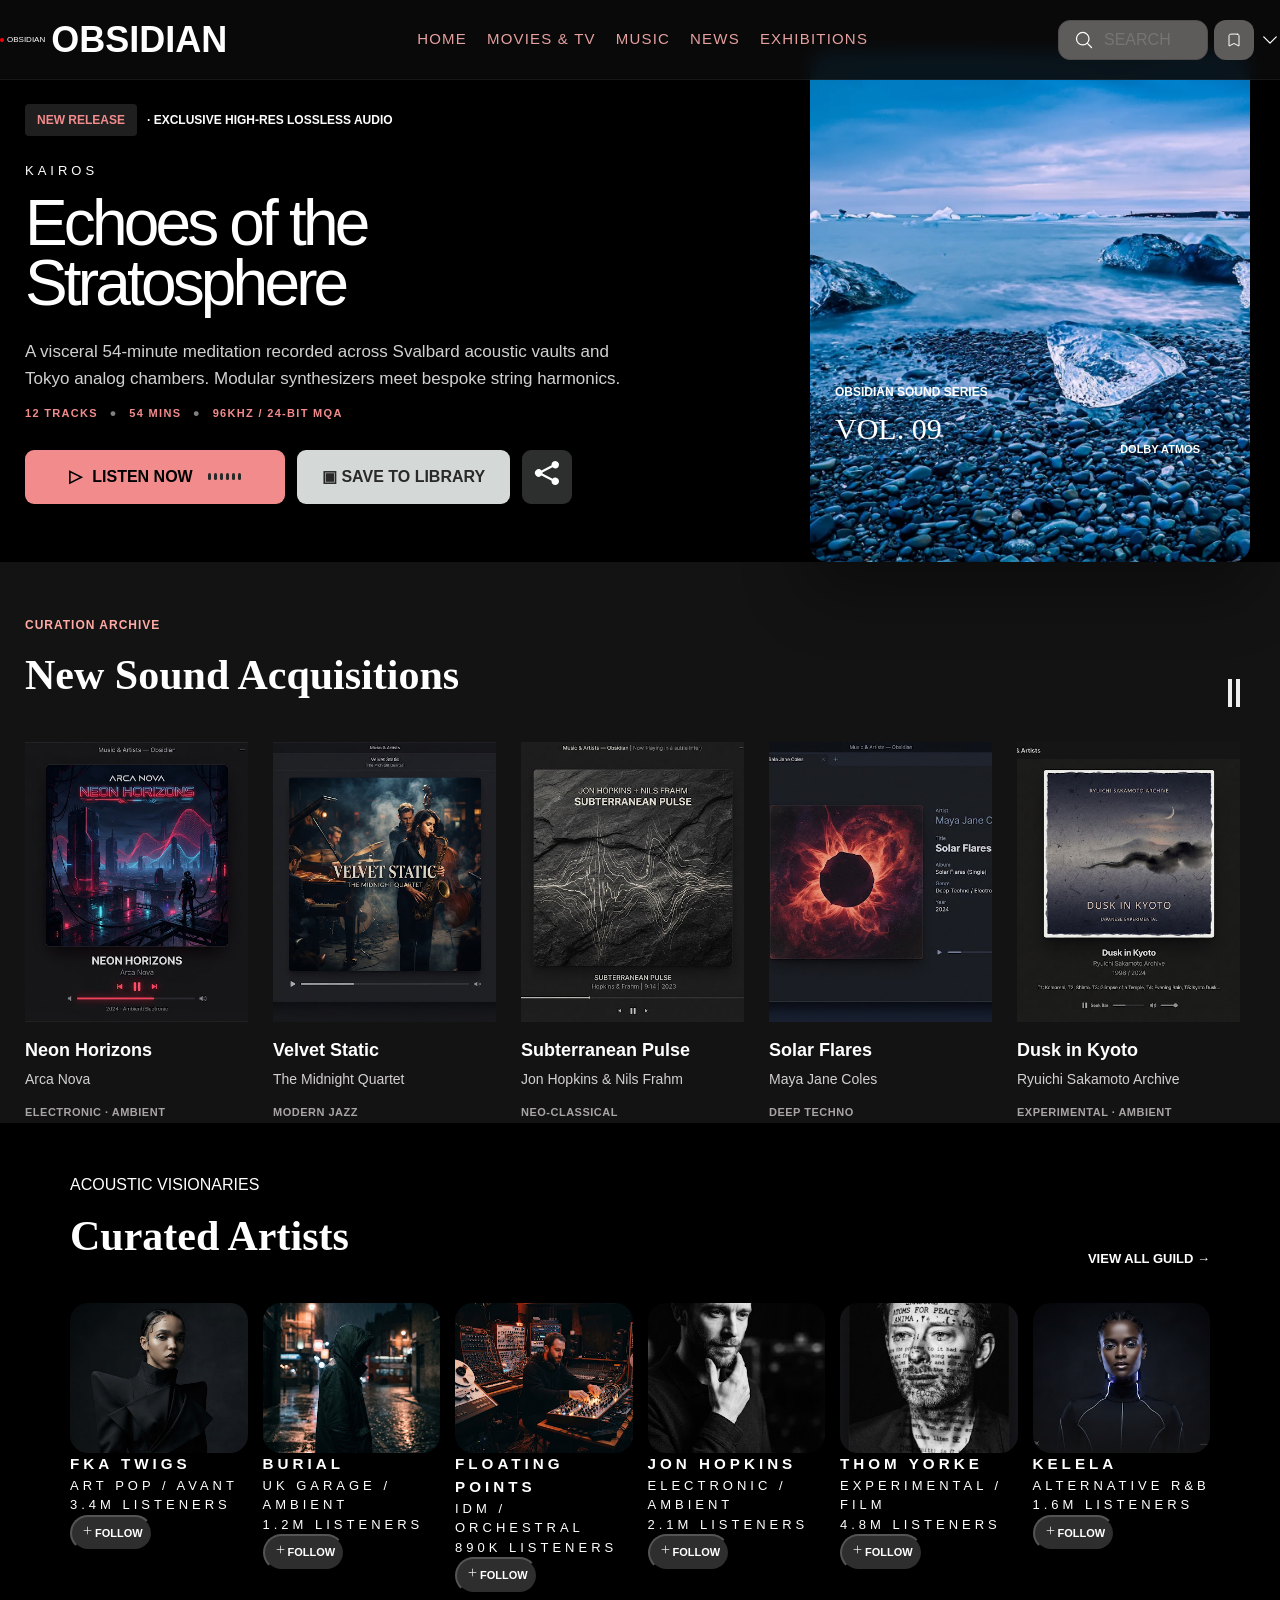
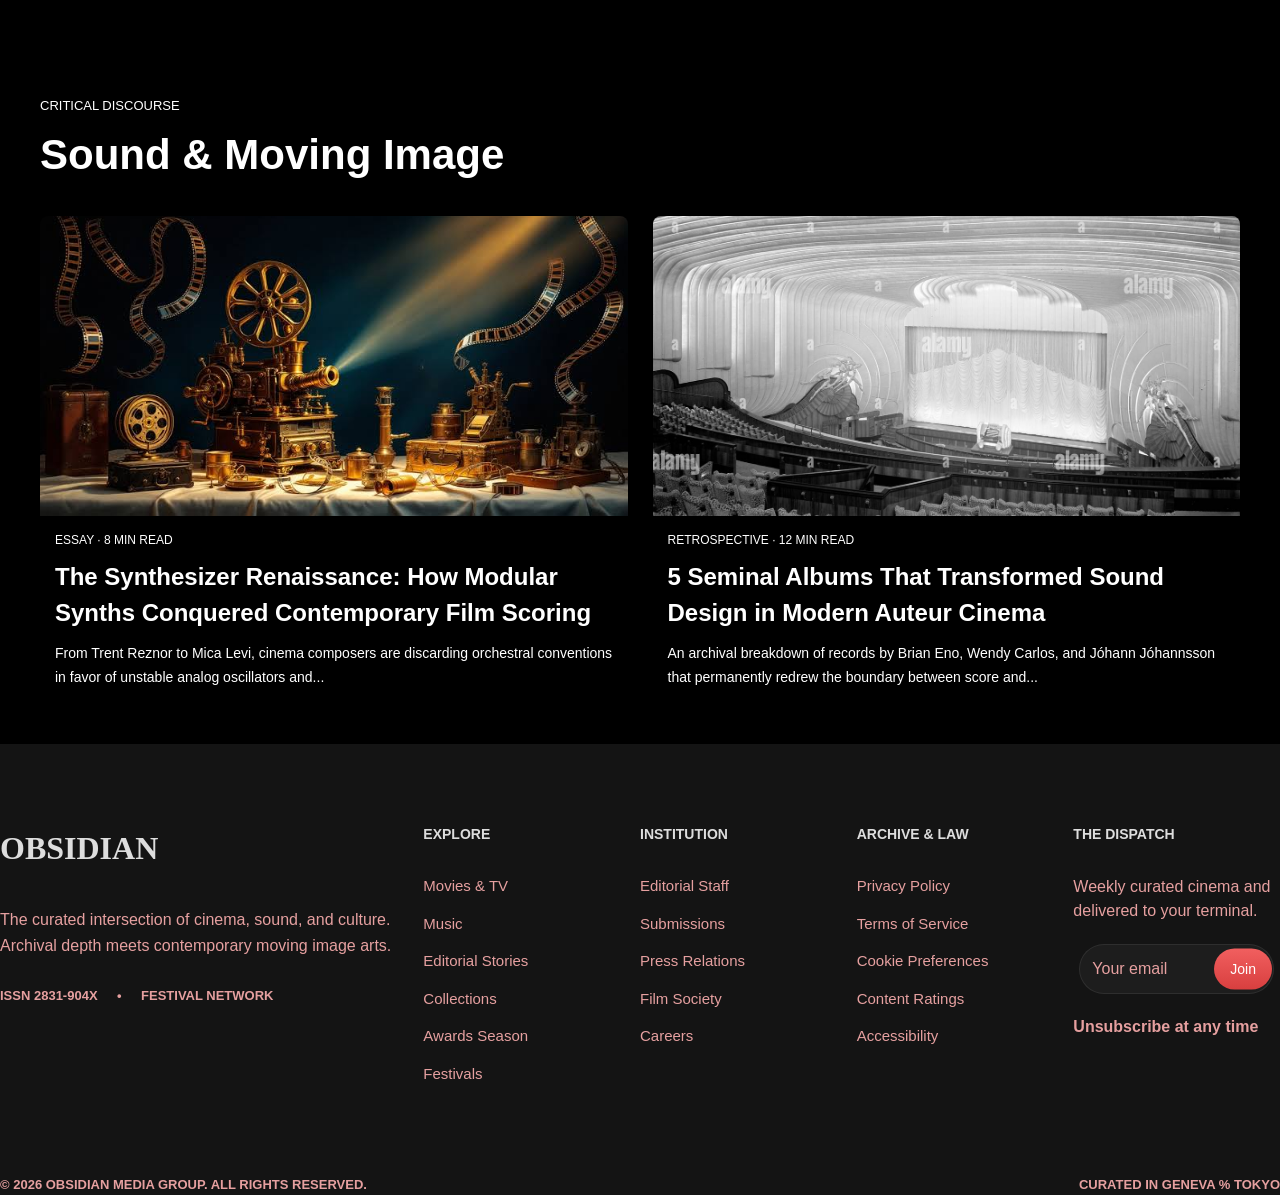
<file: music.html>
<!DOCTYPE html>
<html lang="en">
<head>
    <meta charset="UTF-8">
    <meta name="viewport" content="width=device-width, initial-scale=1.0">
    <title>MUSIC - obsidian</title>
    <link rel="stylesheet" href="css/index.css">
    <link rel="stylesheet" href="css/music.css">
</head>
<body>
    <div class="MUSIC-BODY">
        <header></header>
        <aside class="sidebar-wrapper"></aside>
        <article>
            <div class="article1">
                <section class="music-hero">
                    <div class="music-hero-wrapper">
                        <div class="music-hero-content">
                            <div class="music-label">
                                <span>NEW RELEASE</span>
                                <b>· EXCLUSIVE HIGH-RES LOSSLESS AUDIO</b>
                            </div>
                            <p class="artist">KAIROS</p>
                            <h1>Echoes of the<br>Stratosphere</h1>
                            <p class="description">
                                A visceral 54-minute meditation recorded across Svalbard acoustic
                                vaults and Tokyo analog chambers. Modular synthesizers meet
                                bespoke string harmonics.
                            </p>
                            <div class="music-details">
                                <span>12 TRACKS</span>
                                <span>•</span>
                                <span>54 MINS</span>
                                <span>•</span>
                                <span>96KHZ / 24-BIT MQA</span>
                            </div>
                            <div class="music-buttons">
                                <button class="listen-btn">
                                    <span class="play-symbol">▷</span>
                                    <span>LISTEN NOW</span>
                                    <span class="frequency-bars">
                                        <i></i>
                                        <i></i>
                                        <i></i>
                                        <i></i>
                                        <i></i>
                                        <i></i>
                                    </span>
                                </button>
                                <button class="library-btn">
                                    <span>▣</span>
                                    SAVE TO LIBRARY
                                </button>
                                <button class="share-btn">
                                    <svg xmlns="http://www.w3.org/2000/svg" viewBox="0 0 20 20" fill="currentColor" class="size-5">  <path d="M13 4.5a2.5 2.5 0 1 1 .702 1.737L6.97 9.604a2.518 2.518 0 0 1 0 .792l6.733 3.367a2.5 2.5 0 1 1-.671 1.341l-6.733-3.367a2.5 2.5 0 1 1 0-3.475l6.733-3.366A2.52 2.52 0 0 1 13 4.5Z" /></svg>
                                </button>
                            </div>
                        </div>
                        <div class="music-cover">
                            <img src="assest/img19.webp" alt="Echoes of the Stratosphere">
                            <div class="cover-text">
                                <span>OBSIDIAN SOUND SERIES</span>
                                <strong>VOL. 09</strong>
                                <b>DOLBY ATMOS</b>
                            </div>
                        </div>
                    </div>
                </section>
            </div>
        </article>
        <main>
            <div class="main-content">
                <section class="sound-acquisitions" id="sound-archive">
                    <div class="section-heading">
                        <div>
                            <span>CURATION ARCHIVE</span>
                            <h2>New Sound Acquisitions</h2>
                        </div>
                        <div class="scroll-buttons">
                            <button class="scroll-left"><svg xmlns="http://www.w3.org/2000/svg" fill="none" viewBox="0 0 24 24" stroke-width="1.5" stroke="currentColor" class="size-6"><path stroke-linecap="round" stroke-linejoin="round" d="M15.75 19.5 8.25 12l7.5-7.5" /></svg></button>
                            <button class="scroll-right"><svg xmlns="http://www.w3.org/2000/svg" fill="none" viewBox="0 0 24 24" stroke-width="1.5" stroke="currentColor" class="size-6"><path stroke-linecap="round" stroke-linejoin="round" d="m8.25 4.5 7.5 7.5-7.5 7.5" /></svg></button>
                        </div>
                    </div>
                    <div class="album-list">
                        <div class="album-card">
                            <div class="album-image">
                                <img src="assest/img28.jpg" alt="Neon Horizons">
                                <div class="play-overlay">
                                    <span class="play-icon">▶</span>
                                </div>
                            </div>
                            <h3>Neon Horizons</h3>
                            <p>Arca Nova</p>
                            <small>ELECTRONIC · AMBIENT</small>
                        </div>
                        <div class="album-card">
                            <div class="album-image">
                                <img src="assest/img29.jpg" alt="Velvet Static">
                                <div class="play-overlay">
                                    <span class="play-icon">▶</span>
                                </div>
                            </div>
                            <h3>Velvet Static</h3>
                            <p>The Midnight Quartet</p>
                            <small>MODERN JAZZ</small>
                        </div>
                        <div class="album-card">
                            <div class="album-image">
                                <img src="assest/img30.jpg" alt="Subterranean Pulse">
                                <div class="play-overlay">
                                    <span class="play-icon">▶</span>
                                </div>
                            </div>
                            <h3>Subterranean Pulse</h3>
                            <p>Jon Hopkins & Nils Frahm</p>
                            <small>NEO-CLASSICAL</small>
                        </div>
                        <div class="album-card">
                            <div class="album-image">
                                <img src="assest/img31.jpg" alt="Solar Flares">
                                <div class="play-overlay">
                                    <span class="play-icon">▶</span>
                                </div>
                            </div>
                            <h3>Solar Flares</h3>
                            <p>Maya Jane Coles</p>
                            <small>DEEP TECHNO</small>
                        </div>
                        <div class="album-card">
                            <div class="album-image">
                                <img src="assest/img32.jpg" alt="Dusk in Kyoto">
                                <div class="play-overlay">
                                    <span class="play-icon">▶</span>
                                </div>
                            </div>
                            <h3>Dusk in Kyoto</h3>
                            <p>Ryuichi Sakamoto Archive</p>
                            <small>EXPERIMENTAL · AMBIENT</small>
                        </div>
                    </div>
                </section>
            </div>
            <div class="second-bkgd">
                <section class="artists-section" id="artist-archive">
                    <div class="section-heading">
                        <div>
                            <p>ACOUSTIC VISIONARIES</p>
                            <h2>Curated Artists</h2>
                        </div>
                        <a href="#artist-archive">VIEW ALL GUILD →</a>
                    </div>
                    <div class="artists-grid">
                        <div class="artist">
                            <div class="artist-image">
                                <img src="assest/img33.jpg" alt="">
                            </div>
                            <div class="artist-card">
                                <h3>FKA twigs</h3>
                                <span>ART POP / AVANT</span>
                                <p>3.4M Listeners</p>
                                <button class="follow-btn">
                                    <svg xmlns="http://www.w3.org/2000/svg" fill="none" viewBox="0 0 24 24" stroke-width="1.5" stroke="currentColor" class="size-6">  <path stroke-linecap="round" stroke-linejoin="round" d="M12 4.5v15m7.5-7.5h-15" /></svg>
                                    <p>FOLLOW</p>
                                </button>
                            </div>
                        </div>
                        <div class="artist">
                            <div class="artist-image">
                                <img src="assest/img34.jpg" alt="">
                            </div>
                            <div class="artist-card">
                                <h3>Burial</h3>
                                <span>UK GARAGE / AMBIENT</span>
                                <p>1.2M Listeners</p>
                                <button class="follow-btn">
                                    <svg xmlns="http://www.w3.org/2000/svg" fill="none" viewBox="0 0 24 24" stroke-width="1.5" stroke="currentColor" class="size-6">  <path stroke-linecap="round" stroke-linejoin="round" d="M12 4.5v15m7.5-7.5h-15" /></svg>
                                    FOLLOW
                                </button>
                            </div>
                        </div>
                        <div class="artist">
                            <div class="artist-image">
                                <img src="assest/img35.jpg" alt="">
                            </div>
                            <div class="artist-card">
                                <h3>Floating Points</h3>
                                <span>IDM / ORCHESTRAL</span>
                                <p>890K Listeners</p>
                                <button class="follow-btn">
                                    <svg xmlns="http://www.w3.org/2000/svg" fill="none" viewBox="0 0 24 24" stroke-width="1.5" stroke="currentColor" class="size-6">  <path stroke-linecap="round" stroke-linejoin="round" d="M12 4.5v15m7.5-7.5h-15" /></svg>
                                    FOLLOW
                                </button>
                            </div>
                        </div>
                        <div class="artist">
                            <div class="artist-image">
                                <img src="assest/img36.jpg" alt="">
                            </div>
                            <div class="artist-card">
                                <h3>Jon Hopkins</h3>
                                <span>ELECTRONIC / AMBIENT</span>
                                <p>2.1M Listeners</p>
                                <button class="follow-btn">
                                    <svg xmlns="http://www.w3.org/2000/svg" fill="none" viewBox="0 0 24 24" stroke-width="1.5" stroke="currentColor" class="size-6">  <path stroke-linecap="round" stroke-linejoin="round" d="M12 4.5v15m7.5-7.5h-15" /></svg>
                                    FOLLOW
                                </button>
                            </div>
                        </div>
                        <div class="artist">
                            <div class="artist-image">
                                <img src="assest/img37.jpg" alt="">
                            </div>
                            <div class="artist-card">
                                <h3>Thom Yorke</h3>
                                <span>EXPERIMENTAL / FILM</span>
                                <p>4.8M Listeners</p>
                                <button class="follow-btn">
                                    <svg xmlns="http://www.w3.org/2000/svg" fill="none" viewBox="0 0 24 24" stroke-width="1.5" stroke="currentColor" class="size-6">  <path stroke-linecap="round" stroke-linejoin="round" d="M12 4.5v15m7.5-7.5h-15" /></svg>
                                    FOLLOW
                                </button>
                            </div>
                        </div>
                        <div class="artist">
                            <div class="artist-image">
                                <img src="assest/img38.jpg" alt="">
                            </div>
                            <div class="artist-card">
                                <h3>Kelela</h3>
                                <span>ALTERNATIVE R&B</span>
                                <p>1.6M Listeners</p>
                                <button class="follow-btn">
                                    <svg xmlns="http://www.w3.org/2000/svg" fill="none" viewBox="0 0 24 24" stroke-width="1.5" stroke="currentColor" class="size-6">  <path stroke-linecap="round" stroke-linejoin="round" d="M12 4.5v15m7.5-7.5h-15" /></svg>
                                    FOLLOW
                                </button>
                            </div>
                        </div>
                    </div>
                </section>
            </div>
            <div class="third-bkgd">
                <section class="moving-image">
                    <p class="section-label">CRITICAL DISCOURSE</p>
                    <h2>Sound & Moving Image</h2>

                    <div class="article-container">

                        <article class="article-card">
                            <img src="assest/img40.jpg" alt="">

                            <div class="article-content">
                                <p>ESSAY · 8 MIN READ</p>
                                <h3>The Synthesizer Renaissance: How Modular Synths Conquered Contemporary Film Scoring</h3>
                                <span>From Trent Reznor to Mica Levi, cinema composers are discarding orchestral conventions in favor of unstable analog oscillators and...</span>
                            </div>
                        </article>

                        <article class="article-card">
                            <img src="assest/img39.jpg" alt="">

                            <div class="article-content">
                                <p>RETROSPECTIVE · 12 MIN READ</p>
                                <h3>5 Seminal Albums That Transformed Sound Design in Modern Auteur Cinema</h3>
                                <span>An archival breakdown of records by Brian Eno, Wendy Carlos, and Jóhann Jóhannsson that permanently redrew the boundary between score and...</span>
                            </div>
                        </article>

                    </div>
                </section>
            </div>
        </main>
        <footer></footer>       
    </div>    

    <script src="js/common.js"></script>
    <script src="js/script.js"></script>
</body>
</html>
</file>
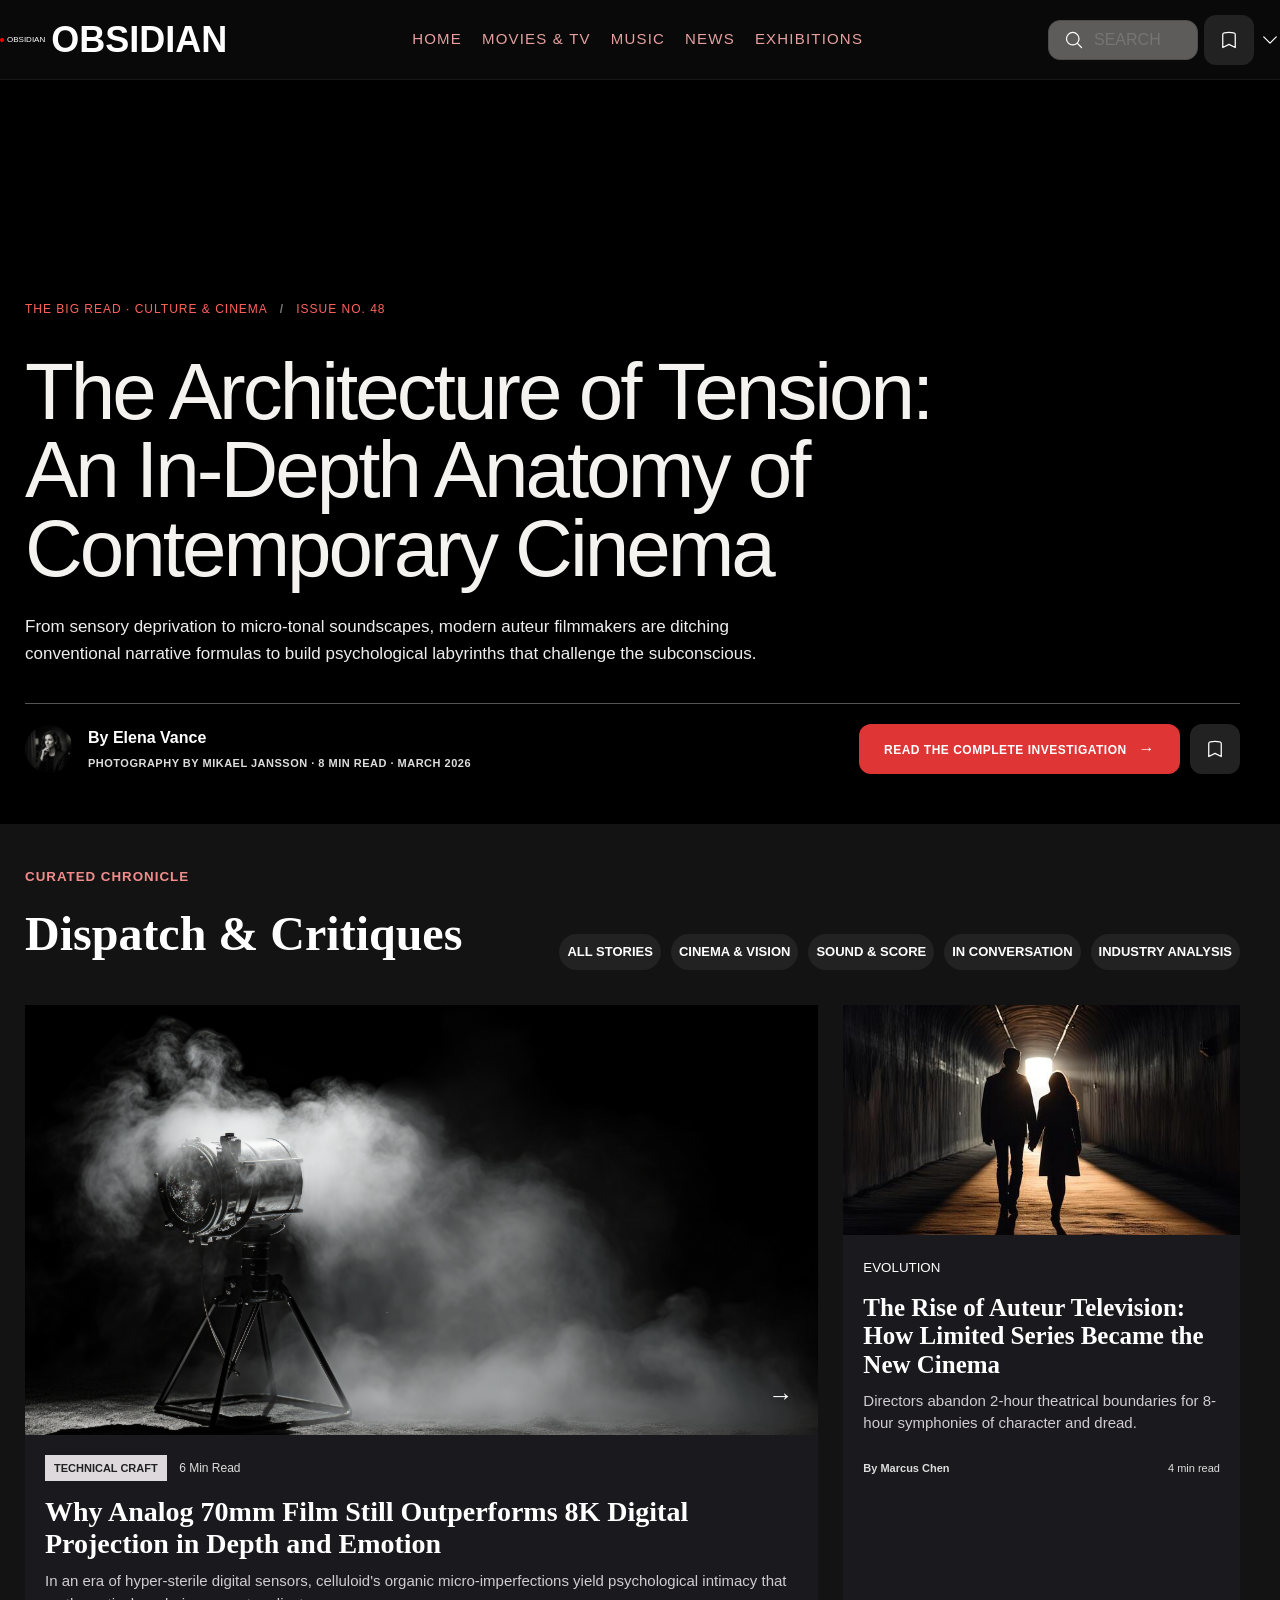
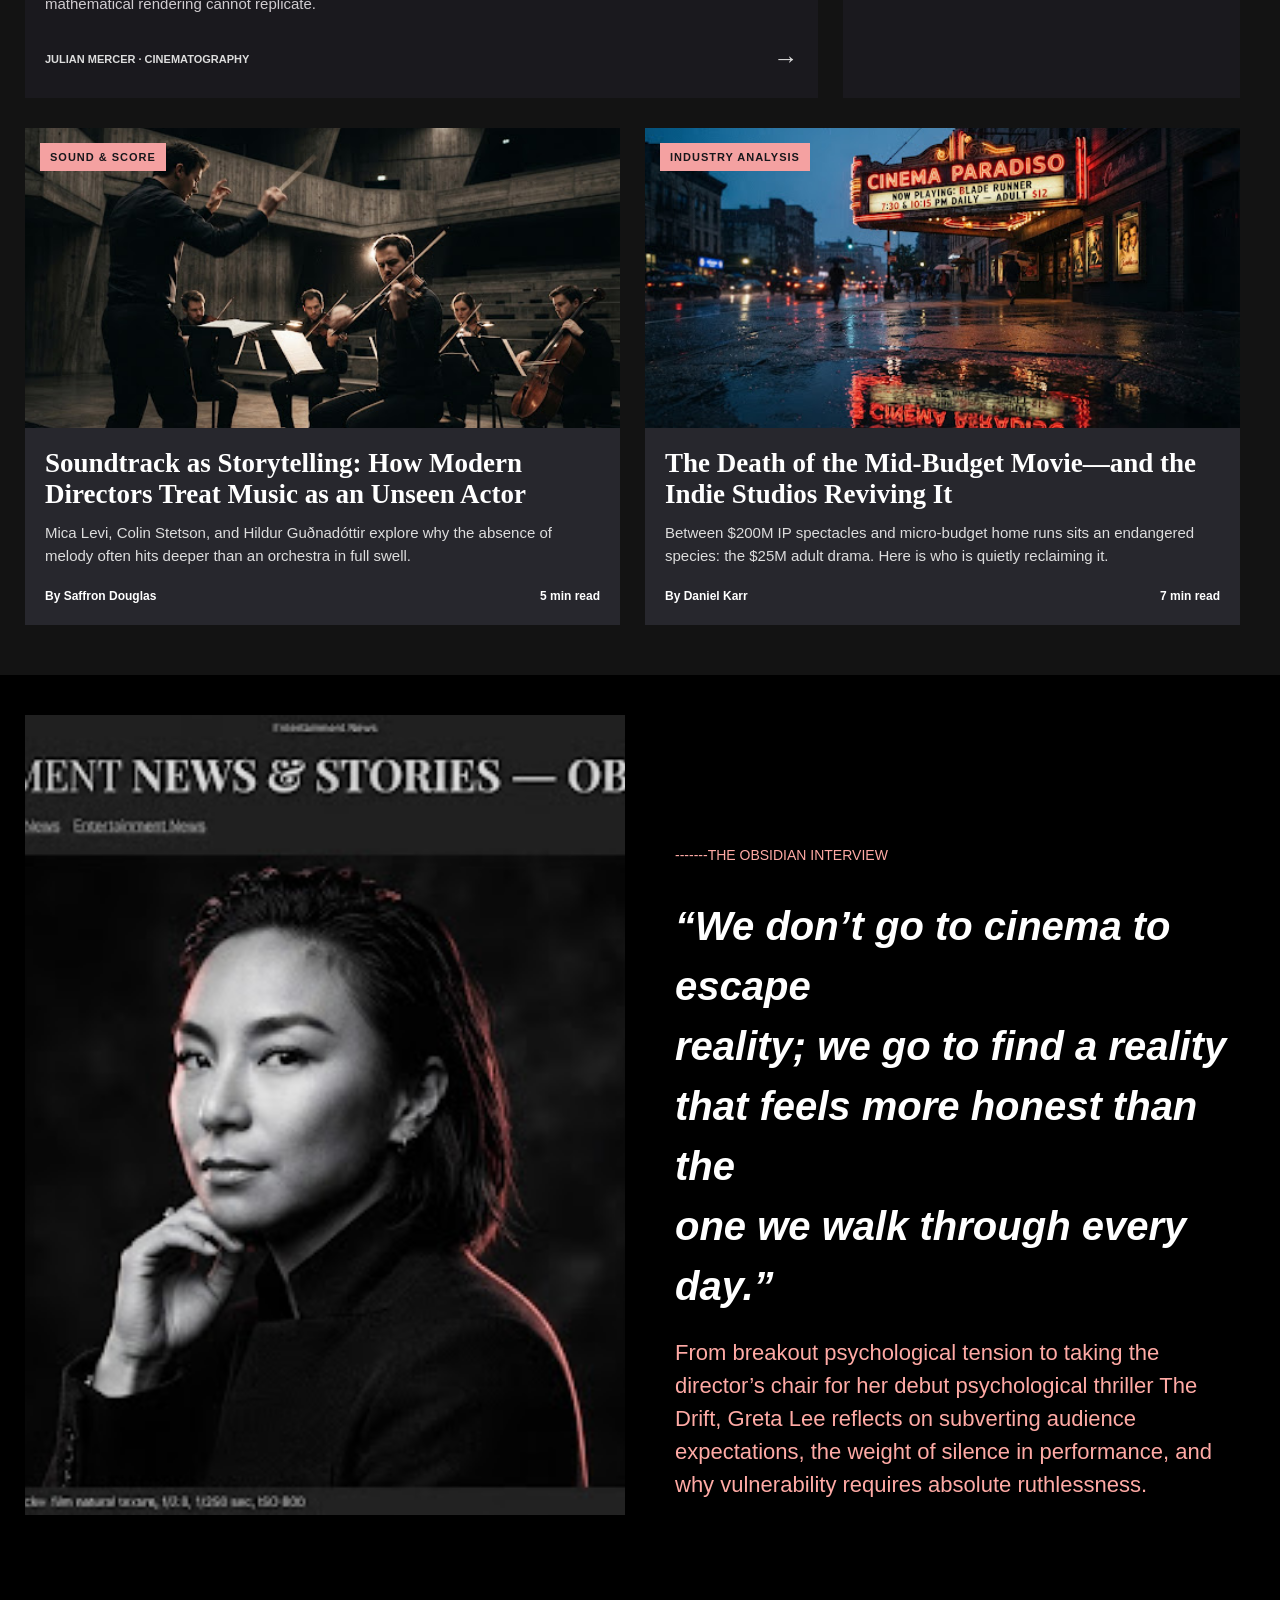
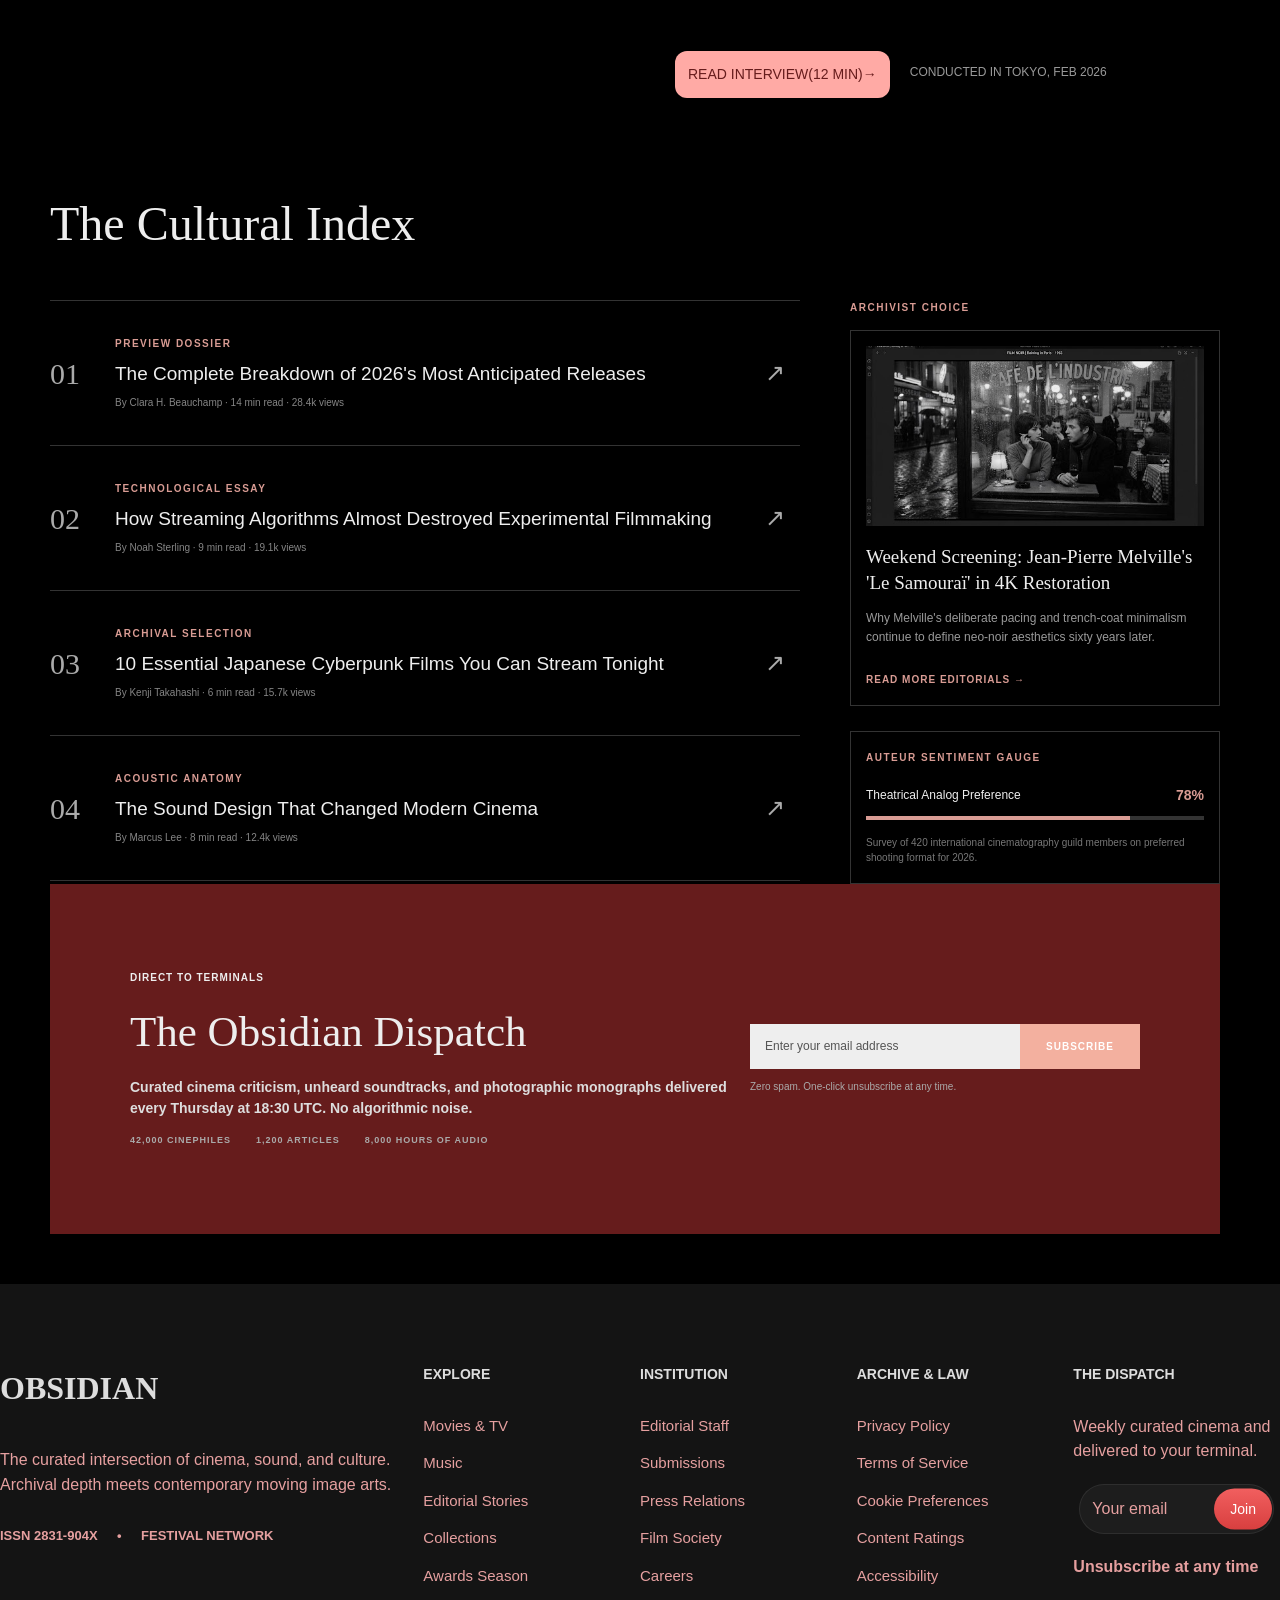
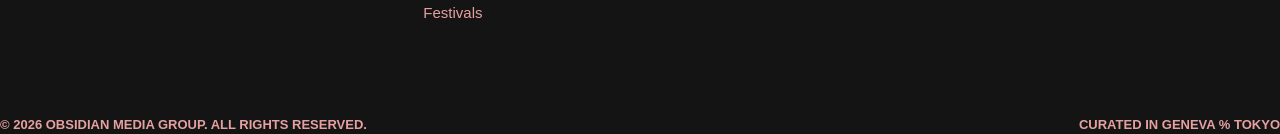
<file: news.html>
<!DOCTYPE html>
<html lang="en">
<head>
    <meta charset="UTF-8">
    <meta name="viewport" content="width=device-width, initial-scale=1.0">
    <title>NEWS - obsidian</title>
    <link rel="stylesheet" href="css/index.css">
    <link rel="stylesheet" href="css/news.css">
</head>
<body>
    <header></header>
    <aside class="sidebar-wrapper"></aside>
    <div class="news-background">
        <article>
            <section class="news-article">
                <div class="article-label">
                    THE BIG READ · CULTURE & CINEMA
                    <b>/</b>
                    ISSUE NO. 48
                </div>
                <h1>
                    The Architecture of Tension:<br>
                    An In-Depth Anatomy of<br>
                    Contemporary Cinema
                </h1>
                <p class="article-description">
                    From sensory deprivation to micro-tonal soundscapes, modern auteur
                    filmmakers are ditching conventional narrative formulas to build
                    psychological labyrinths that challenge the subconscious.
                </p>
                <div class="article-bottom">
                    <div class="author">
                        <div class="author-image">
                            <img src="assest/img41.jpg">
                        </div>
                        <div class="author-info">
                            <strong>By Elena Vance</strong>
                            <span>PHOTOGRAPHY BY MIKAEL JANSSON · 8 MIN READ · MARCH 2026</span>
                        </div>
                    </div>
                    <div class="article-actions">
                        <button class="read-btn">
                            READ THE COMPLETE INVESTIGATION
                            <span>→</span>
                        </button>
                        <div class="bookmark">
                            <svg xmlns="http://www.w3.org/2000/svg" fill="none" viewBox="0 0 24 24" stroke-width="1.5" stroke="currentColor" class="size-6">  <path stroke-linecap="round" stroke-linejoin="round" d="M17.593 3.322c1.1.128 1.907 1.077 1.907 2.185V21L12 17.25 4.5 21V5.507c0-1.108.806-2.057 1.907-2.185a48.507 48.507 0 0 1 11.186 0Z" /></svg>
                        </div>
                    </div>
                </div>
            </section>
        </article>
    </div>
    <main>
        <div class="dispatch-background">
            <section class="dispatch" id="dispatch">
                <div class="dispatch-heading">
                    <div>
                    <small>CURATED CHRONICLE</small>
                    <h1>Dispatch & Critiques</h1>
                    </div>
                    <div class="dispatch-tabs">
                        <span>ALL STORIES</span>
                        <span>CINEMA & VISION</span>
                        <span>SOUND & SCORE</span>
                        <span>IN CONVERSATION</span>
                        <span>INDUSTRY ANALYSIS</span>
                    </div>
                </div>
                <div class="dispatch-grid">
                    <article class="main-story">
                        <div class="story-image">
                            <img src="assest/img42.jpg">
                            <div class="story-arrow">→</div>
                        </div>
                        <div class="story-content">
                            <div class="story-tag">TECHNICAL CRAFT</div>
                            <span>6 Min Read</span>
                            <h2>Why Analog 70mm Film Still Outperforms 8K Digital Projection in Depth and Emotion</h2>
                            <p>In an era of hyper-sterile digital sensors, celluloid's organic micro-imperfections yield psychological intimacy that mathematical rendering cannot replicate.</p>
                            <div class="story-bottom">
                            <strong>JULIAN MERCER · CINEMATOGRAPHY</strong>
                            <span class="story-next">→</span>
                            </div>
                        </div>
                    </article>
                    <article class="side-story">
                        <div class="story-image">
                            <img src="assest/img43.jpg">
                        </div>
                        <div class="story-content">
                            <small>EVOLUTION</small>
                            <h2>The Rise of Auteur Television: How Limited Series Became the New Cinema</h2>
                            <p>Directors abandon 2-hour theatrical boundaries for 8-hour symphonies of character and dread.</p>
                            <div class="story-bottom">
                                <strong>By Marcus Chen</strong>
                                <span>4 min read</span>
                            </div>
                        </div>
                    </article>
                </div>
                <div class="news-cards">
                    <div class="news-card">
                        <div class="news-image">
                        <img src="assest/img44.jpg" alt="">
                        <span class="category">SOUND & SCORE</span>
                        </div>
                        <div class="news-content">
                        <h2>Soundtrack as Storytelling: How Modern Directors Treat Music as an Unseen Actor</h2>
                        <p>
                            Mica Levi, Colin Stetson, and Hildur Guðnadóttir explore why the absence of melody often hits deeper than an orchestra in full swell.
                        </p>
                        <div class="news-bottom">
                            <span>By Saffron Douglas</span>
                            <span>5 min read</span>
                        </div>
                        </div>
                    </div>
                    <div class="news-card">
                        <div class="news-image">
                            <img src="assest/img45.jpg" alt="">
                            <span class="category">INDUSTRY ANALYSIS</span>
                        </div>
                        <div class="news-content">
                            <h2>The Death of the Mid-Budget Movie—and the Indie Studios Reviving It</h2>
                            <p>
                                Between $200M IP spectacles and micro-budget home runs sits an endangered species: the $25M adult drama. Here is who is quietly reclaiming it.
                            </p>
                            <div class="news-bottom">
                                <span>By Daniel Karr</span>
                                <span>7 min read</span>
                            </div>
                        </div>
                        </div>
                    </div>
            </section>
        </div>
        <div class="fourth-bkgd">
            <section class="interview">
                <img src="assest/img46.jpg" alt="Interview Image">
                <div class="interview-head">
                    <div class="interview-heading">
                        <p>-------THE OBSIDIAN INTERVIEW</p>
                        <h2>“We don’t go to cinema to escape <br>reality; we go to find a reality<br> that feels more honest than the <br>one we walk through every day.”</h2>
                        <span>From breakout psychological tension to taking the director’s chair for her debut psychological thriller The Drift, Greta Lee reflects on subverting audience expectations, the weight of silence in performance, and why vulnerability requires absolute ruthlessness.</span>
                        <!-- audio space -->
                    </div>
                    <div class="interview-read">
                        <span>READ INTERVIEW(12 MIN)→</span>
                        <p>CONDUCTED IN TOKYO, FEB 2026</p>
                    </div>
                </div>
            </section>
            <section class="consonance">
                <main class="index">
                    <h1>The Cultural Index</h1>
                    <div class="content">
                        <section class="list">
                            <div class="conson">
                                <div class="num">01</div>
                                <div class="info">
                                    <span class="pre">PREVIEW DOSSIER</span>
                                    <h2>The Complete Breakdown of 2026's Most Anticipated Releases</h2>
                                    <p>By Clara H. Beauchamp · 14 min read · 28.4k views</p>
                                </div>
                                <span class="arrow">↗</span>
                            </div>
                            <div class="conson">
                                <div class="num">02</div>
                                <div class="info">
                                    <span class="tech">TECHNOLOGICAL ESSAY</span>
                                    <h2>How Streaming Algorithms Almost Destroyed Experimental Filmmaking</h2>
                                    <p>By Noah Sterling · 9 min read · 19.1k views</p>
                                </div>
                                <span class="arrow">↗</span>
                            </div>
                            <div class="conson">
                                <div class="num">03</div>
                                <div class="info">
                                    <span class="arch">ARCHIVAL SELECTION</span>
                                    <h2>10 Essential Japanese Cyberpunk Films You Can Stream Tonight</h2>
                                    <p>By Kenji Takahashi · 6 min read · 15.7k views</p>
                                </div>
                                <span class="arrow">↗</span>
                            </div>
                            <div class="conson">
                                <div class="num">04</div>
                                <div class="info">
                                    <span class="aco">ACOUSTIC ANATOMY</span>
                                    <h2>The Sound Design That Changed Modern Cinema</h2>
                                    <p>By Marcus Lee · 8 min read · 12.4k views</p>
                                </div>
                                <span class="arrow">↗</span>
                            </div>
                        </section>
                        <section class="choice" id="curator-choice">
                            <span class="choose">ARCHIVIST CHOICE</span>
                            <div class="card">
                                <img src="assest/img47.jpg">
                                <h2>
                                    Weekend Screening: Jean-Pierre Melville's
                                    'Le Samouraï' in 4K Restoration
                                </h2>
                                <p>
                                    Why Melville's deliberate pacing and trench-coat
                                    minimalism continue to define neo-noir aesthetics
                                    sixty years later.
                                </p>
                                <a href="news.html#dispatch">READ MORE EDITORIALS →</a>
                            </div>
                            <div class="gauge">
                                <span class="gauge-name">AUTEUR SENTIMENT GAUGE</span>
                                <div class="percent">
                                    <span>Theatrical Analog Preference</span>
                                    <strong>78%</strong>
                                </div>
                                <div class="bar">
                                    <div></div>
                                </div>
                                <p>
                                    Survey of 420 international cinematography guild
                                    members on preferred shooting format for 2026.
                                </p>
                            </div>
                        </section>
                    </div>
                </main>
                <main class="dispatch2">
                    <section class="intro">
                        <div class="direct">
                            DIRECT TO TERMINALS
                        </div>
                        <h1>The Obsidian Dispatch</h1>
                        <p class="description">
                            Curated cinema criticism, unheard soundtracks, and photographic
                            monographs delivered every Thursday at 18:30 UTC. No algorithmic noise.
                        </p>
                        <div class="stats">
                            <li>42,000 CINEPHILES</li>
                            <li>1,200 ARTICLES</li>
                            <li>8,000 HOURS OF AUDIO</li>
                        </div>
                    </section>
                    <section class="subscribe">
                        <div class="email">
                            <input type="email" placeholder="Enter your email address">
                            <button>SUBSCRIBE</button>
                        </div>
                        <p>
                            Zero spam. One-click unsubscribe at any time.
                        </p>
                    </section>
                </main>
            </section>
        </div>
    </main>
    <footer></footer> 
    <script src="js/common.js"></script>
    <script src="js/script.js"></script>
</body>
</html>
</file>
<file: css/index.css>
*{
    margin: 0;
    padding: 0;
    box-sizing: border-box;
}
html {
    scroll-behavior: smooth;
}

body{
    color: white;
    font-style: normal;
    background: #0b0b0b;
    font-family: "Segoe UI", Arial, sans-serif;
    line-height: 1.5;
    overflow-x: hidden;
}

a {
    color: inherit;
    text-decoration: none;
}

img {
    max-width: 100%;
}

button, input {
    font: inherit;
}

/* header */
header{
    background: rgba(10, 10, 10, 0.9);
    backdrop-filter: blur(8px);
    position: fixed;
    top: 0;
    left: 0;
    width: 100%;
    height: 80px;   
    z-index: 1000;
    border-bottom: 1px solid rgba(255, 255, 255, 0.06);
}

.navbar{
    display: flex;
    justify-content: space-between;
    align-items: center;
    height: 100%;
    color: white;
    margin: auto;
    max-width: 1300px;
}

.side-item {
    display: flex;
    align-items: center;
    gap: 6px;
}

.logo-left {
    display: flex;
    align-items: center;
    gap: 3px;
}

.red-dot{
    background-color: red;
    border-radius: 50%;
    width: 4px;
    height: 4px;
}
.side-item span{
    font-size: 8px;
}
.side-item h3{
    font-size: 36px;
}

.nav-item {
    display: flex;
    justify-content: space-between;
    align-items: center;
    gap: 20px;
    padding: 10px;
}

.nav-item a{
    color: white;
    text-decoration: none;
    color: #e6a0a0;
    font-size: 15px;
    letter-spacing: 0.08em;
    transition: all 0.3s ease;
}
.nav-item a:hover{
    color: #e66363;
    transform: scale(1.1);
}

.nav-icon{
    display:flex;
    align-items: center;
    justify-content: space-between;
    gap: 6px;
}

.search-box{
    position: relative;
    width: 150px;
    height: 40px;
    border-radius: 12px;
    background-color: #5e5b5b;
    border: 1px solid #4e4c4c;
}
.search-box svg{
    width: 20px;
    height:20px;
    position: absolute;
    left: 15px;
    top: 50%;
    transform: translateY(-50%);
    color: white;
}

.search-box input{
    width: 100%;
    height: 100%;
    padding: 12px 12px 12px 45px;
    background-color: transparent;
    border: none;
    color: white;
}

.search-box input:focus {
    outline: none;
}
.bookmark{
    background: #5e5b5b;
    border-radius: 12px;
    padding: 12px;
    width: 40px;
    height: 40px;
    display: flex;
    justify-content: center;
    align-items: center;
}
.bookmark svg{
    height: 20px;
    width: 20px;
    color: white;
}
.arrow-down svg{
    display: block;
    width: 20px;
    height: 20px;
    color: white;
}

.hamburger {
    display: none;
    border: none;
    background: #5e5b5b;
    color: white;
    border-radius: 12px;
    padding: 10px 9px;
    width: 40px;
    height: 40px;
    justify-content: center;
    align-items: center;
    cursor: pointer;
    flex-direction: column;
    gap: 5px;
}

.hamburger span {
    display: block;
    width: 18px;
    height: 2px;
    background: white;
    border-radius: 2px;
}

/* Mobile Sidebar */
.mobile-sidebar {
    background: rgba(10, 10, 10, 0.98);
    color: white;
    width: min(82vw, 280px);
    position: fixed;
    right: -100%;
    top: 0;
    height: 100dvh;
    z-index: 1200;
    transition: all 0.3s ease-in;
    box-shadow: -16px 0 38px rgba(0, 0, 0, 0.45);
    border-left: 1px solid rgba(255, 255, 255, 0.08);
    padding: 72px 18px 22px;
}

.mobile-sidebar.open {
    right: 0;
}

.menu-item {
    display: grid;
    gap: 8px;
} 

.close-btn {
    position: absolute;
    top: 20px;
    right: 20px;
    font-size: 22px;
    color: rgba(255, 255, 255, 0.8);
    cursor: pointer;
}

.menu-item a {
    padding: 16px 14px;
    display: block;
    font-size: 0.9rem;
    letter-spacing: 0.12em;
    text-transform: uppercase;
    border-radius: 12px;
    text-decoration: none;
    color: white;
    background: rgba(255, 255, 255, 0.02);
    border: 1px solid rgba(255, 255, 255, 0.04);
}

.menu-item a:hover {
    background: rgba(255, 255, 255, 0.08);
}



/* Section - Hero */
.hero{
    margin-top: 80px;
    background-image: linear-gradient(90deg, rgba(5,5,5,0.74) 0%, rgba(5,5,5,0.68) 38%, rgba(5,5,5,0.18) 100%), url("../assest/background.jpg");
    background-size: cover;
    background-position: center;
    background-repeat: no-repeat;
    height: 100vh;
    min-height: 720px;
}

.section-container{
    height: 100%;
    margin: auto;
    max-width: 1300px;
    padding: 80px 24px 0;
}

.red-live p{
    color: red;
    padding: 1px;
    letter-spacing: 0.12em;
    text-transform: uppercase;
}
.red-live{
    display: flex;
    align-items: center;
    gap: 10px;
    margin-bottom: 16px;
}
.live{
    background: red;
    border-radius: 10px;
    padding: 7px 10px;
    font-size: 8px;
    font-weight: 800;
    line-height: 1.14583;
    letter-spacing: 0.16em;
    text-transform: uppercase;
    color: #fff;
    display: inline-flex;
    align-items: center;
    justify-content: center;
}
.section-container h1{
    font-size: clamp(3.4rem, 7vw, 7rem);
    line-height: 0.92;
    letter-spacing: -0.06em;
    margin-bottom: 18px;
    max-width: 700px;
}
.section-container h5{
    font-size: 20px;
    font-weight: 100;
    max-width: 700px;
    line-height: 1.5;
    color: rgba(255,255,255,0.8);
}
.section-container ul{
    display: flex;
    gap: 20px;
    padding: 14px 0;
    flex-wrap: wrap;
    list-style: none;
    margin: 8px 0 0;
}
.section-container ul li {
    font-size: 0.76rem;
    letter-spacing: 0.08em;
    text-transform: uppercase;
    color: rgba(255,255,255,0.72);
    position: relative;
}
.section-container ul li + li::before {
    content: "•";
    position: absolute;
    left: -12px;
    color: rgba(255,255,255,0.52);
}
.section-container svg{
    width: 15px;
    height: 15px;
    display: inline-block;
    vertical-align: middle;
}
.play, .watch, .sound {
    display: inline-flex;
    align-items: center;
    gap: 10px;
    border-radius: 12px;
    padding: 10px 20px 10px;
    transition: transform 0.2s ease, filter 0.2s ease, box-shadow 0.2s ease, border-color 0.2s ease;
    box-shadow: 0 8px 20px rgba(0,0,0,0.18);
    border: 1px solid rgba(255,255,255,0.08);
}
.play:hover, .watch:hover, .sound:hover {
    transform: translateY(-1px);
    filter: brightness(1.06);
    box-shadow: 0 12px 26px rgba(0,0,0,0.28);
}
.play{
    background: linear-gradient(180deg, #ff5d5d 0%, #e93f42 100%);
}
.watch,
.sound{
    background: linear-gradient(180deg, #7b7a7a 0%, #5d5b5b 100%);
}
.playlist{
    display: flex;
    gap: 30px;
    flex-wrap: wrap;
    margin-top: 24px;
}

/* Section - Catalogue */
.catalogue{
    background: #000000; 
    color: white;
    padding-bottom: 32px;
}

.top-bar p{
    font-size: 12px;
    letter-spacing: 0.12em;
    text-transform: uppercase;
}
.top-bar{
    display: flex;
    justify-content: end;
    background: #131313!important;
}
.item{
    display: list-item;
    list-style-type: disc;
    padding-top: 100px;
    margin-left: 8px;
    color: #e6a0a0;
    letter-spacing: 0.14em;
    font-size: 12px;
    text-transform: uppercase;
}
.thumbnail h2{
    font-size: clamp(2.5rem, 5vw, 4rem);
    line-height: 0.94;
}
.thumbnail-nav {
    display: flex;
    align-items: center;
    flex-wrap: wrap;
    gap: 8px;
}
.thumbnail-nav a{
    margin: 2px;
    text-decoration: none;
    color: white;
    padding: 10px 12px;
    background: rgba(255,255,255,0.06);
    border: 1px solid rgba(255,255,255,0.06);
    border-radius: 12px;
    transition: background 0.2s ease, transform 0.2s ease, border-color 0.2s ease, color 0.2s ease;
}
.thumbnail-nav a:hover{
    background: #f1f1f1;
    color: #111;
    border-color: rgba(255,255,255,0.16);
    transform: translateY(-1px);
}
.thumbnail{
    display: flex;
    justify-content: space-between;
    align-items: center;
    flex-wrap: wrap;
    margin-bottom: 20px;
    gap: 16px;
}
.thumbnail-bar{
    display: flex;
    align-items: center;
    gap: 10px;
    flex-wrap: wrap;
}
.thb-icon1 svg,
.thb-icon2 svg{
    width: 14px;
    height: 14px;
}
.thb-icon1,
.thb-icon2{
    background: #706e6e;
    border-radius: 12px;
    padding: 10px;
    transition: background 0.2s ease, transform 0.2s ease;
}
.thb-icon1:hover,
.thb-icon2:hover{
    background: white;
    transform: translateY(-1px);
}
.thumbnail-icon{
    display: flex;
    gap: 6px;
    align-items: center;
}
.view{
    padding-top: 17px;
    font-size: 12px;
}
.image img{
    width: 250px;
    border-radius: 10px;
    display: block;
    height: 360px;
    object-fit: cover;
    transition: transform 0.3s ease, filter 0.3s ease, box-shadow 0.3s ease;
    box-shadow: 0 18px 30px rgba(0,0,0,0.22);
}
.image:hover img {
    transform: scale(1.03);
    filter: brightness(1.04) saturate(1.08);
    box-shadow: 0 22px 42px rgba(0,0,0,0.3);
}
.image p{
    position: absolute;
    top: 20px;
    left: 20px;
    background: rgba(20,20,20,0.8);
    border: 1px solid rgba(255,255,255,0.15);
    border-radius: 4px;
    padding: 5px;
}
.image svg{
    width: 25px;
    position: absolute;
    top: 20px;
    right: 20px;
    background: rgba(20,20,20,0.8);
    border-radius: 4px;
    padding: 5px;
}
.image h4{
    font-family: 100;
    font-size: 15px;
    padding: 12px 12px 0 0;
    letter-spacing: 0.04em;
}
.image{
    position: relative;
    padding-bottom: 50px;
    min-width: 0;
    transition: transform 0.25s ease;
}
.image:hover {
    transform: translateY(-3px);
}
.heroimg{
    display: grid;
    grid-template-columns: repeat(6, minmax(220px, 1fr));
    gap: 30px;
    overflow: auto;
    scrollbar-width: none;
    padding-bottom: 10px;
}

.continue-watching{
    background: #141414;
}
.continue-watching .section-container > h2{
    margin-bottom: 24px;
    color: #f3eee8;
    font-size: 34px;
    font-weight: 400;
}

.section-container h2{
    font-size: 40px;
    font-weight: 200;
}

.video p{
    padding: 14px 16px 0;
    color: #f3eee8;
    font-size: 14px;
    font-weight: 700;
    line-height: 1.4;
}
.video{
    min-width: 0;
    overflow: hidden;
    border: 1px solid #303030;
    border-radius: 12px;
    background: #0c0c0c;
    box-shadow: inset 0 1px 0 rgba(255,255,255,0.04);
    transition: transform 0.25s ease, border-color 0.25s ease;
}
.video:hover {
    transform: translateY(-2px);
    border-color: rgba(255,255,255,0.2);
}
.video-link{
    display: inline-flex;
    min-height: 34px;
    align-items: center;
    justify-content: center;
    margin: 12px 16px 16px;
    padding: 0 12px;
    border: 1px solid #713a37;
    border-radius: 3px;
    color: #f3c2bd;
    font-size: 10px;
    font-weight: 700;
    text-decoration: none;
    letter-spacing: 0.12em;
    text-transform: uppercase;
}
.video-link:hover{
    border-color: #e66363;
    background: #351a19;
    color: #fff;
}
.video-link:focus-visible{
    outline: 2px solid #ff7770;
    outline-offset: 2px;
}

.video-grid{
    display: grid;
    grid-template-columns: repeat(3, minmax(0,1fr));
    gap: 30px;
    padding-bottom: 50px;
}

.video img, .video iframe{
    display: block;
    width: 100%;
}

.video iframe{
    aspect-ratio: 16 / 9;
    height: auto;
    border-radius: 12px 12px 0 0;
}

.obsidian{
    background: black;
    padding-top: 16px;
}
.cultural p{
    color: red;
    font-size: 12px;
    font-weight: 100;
    letter-spacing: 0.12em;
    text-transform: uppercase;
}
.cultural h2{
    font-size: clamp(2.5rem, 4vw, 3.5rem);
    padding: 15px 0;
}

.big-card img{
    width: 90%;
    height: 95%;
    border-radius: 12px;
    display: block;
    object-fit: cover;
}
.big-card{
    position: relative;
}
.upcultural{
    position: absolute;
    top: 90px;
    left: 40px;
    width: min(80%, 620px);
}
.red{
    background: red;
    padding: 4px 7px;
    font-weight: 100;
    font-size: 10px;
    margin: 8px 0;
    display: inline-block;
    letter-spacing: 0.12em;
    text-transform: uppercase;
}
.upcultural p{
    display: inline-block;
    vertical-align: middle;
    font-size: 12px;
}
.upcultural h2{
    font-size: clamp(2rem, 3vw, 3.25rem);
    padding: 10px 0;
    line-height: 1.02;
}
.upcultural h6{
    font-size: 15px;
    padding: 6px 0 0;
    line-height: 1.6;
    max-width: 520px;
}
.read h4{
    color: #e66363;
    font-size: 15px;
    display: inline-block;
}
.read svg{
    width: 15px;
    display: inline-block;
    vertical-align: middle;    
}
.img-grid{
    display: grid;
    grid-template-columns: 1.5fr 1fr;
    grid-template-rows: repeat(3, minmax(110px, auto));
    gap: 20px;
}
.big-card{
    grid-row: 1/4;
}
.small-card{
    display: grid;
    grid-template-columns:120px minmax(0, 1fr);
    gap: 15px ;
    width: 100%;
    align-items: start;
    flex-wrap: wrap;
    padding: 13px;
    border-radius: 12px;
    background: #313131;
    margin-bottom: 20px;
    transition: transform 0.2s ease, border-color 0.2s ease;
    border: 1px solid transparent;
}
.small-card:hover {
    transform: translateY(-2px);
    border-color: rgba(255,255,255,0.13);
    box-shadow: 0 12px 20px rgba(0,0,0,0.18);
}
.small-card img{
    width: 100%;
    height: 90px;
    border-radius: 8px;
    object-fit: cover;
}
.small{
    padding: 8px 0;
}
.small h3 {
    margin: 6px 0;
    line-height: 1.3;
}
.small span{
    font-size: 14px;
    color: #df8686;
}
.small p{
    font-size: 13px;
    color: #df8686;
}
.cross-media-matrix{
    background: #141414;
    padding-top: 20px;
}

.popular p{
    font-size: 12px;
    color: #df8686;
    letter-spacing: 0.12em;
    text-transform: uppercase;
}

.popular-header {
    display: flex;
    justify-content: space-between;
    align-items: center;
    gap: 20px;
    flex-wrap: wrap;
}

.popular h3{
    font-size: clamp(2.2rem, 4vw, 3.2rem);
    padding: 15px 0;
    display: inline-block;
    vertical-align: middle;
    line-height: 1.08;
}

.side1{
    display: flex;
    flex-wrap: wrap;
    gap: 10px;
}
.side-nav{
    padding: 10px 0;
    display: flex;
    align-items: center;
    gap: 8px;
}
.circle1{
    border-radius: 12px;
    background: #df3535;
    width: 7px;
    height: 7px;
    display: inline-block;
    vertical-align: middle; 
}
.circle2{
    border-radius: 12px;
    background: #4e4c4c;
    width: 7px;
    height: 7px;
    display: inline-block;
    vertical-align: middle; 
}
.circle3{
    border-radius: 12px;
    background: #999;
    width: 7px;
    height: 7px;
    display: inline-block;
    vertical-align: middle; 
}
.side-nav a{
    display: inline-block;
    vertical-align: middle;
    color: #e6a0a0;
    font-size: 12px;
    text-decoration: none;
    letter-spacing: 0.12em;
    text-transform: uppercase;
}
.pop img{
    object-fit: cover;
    width: 100%;
    height: 350px;
    display: block;
    border-radius: 15px;
}
.pop-top{
    position: absolute;
    bottom: 10px;
    left: 40px;
    right: 24px;
}
.white{
    background: red;
    padding: 4px 7px;
    font-weight: 100;
    font-size: 10px;
    margin: 8px 0;
    display: inline-block;
    letter-spacing: 0.1em;
    text-transform: uppercase;
}
.pop-top span{
    display: inline-block;
    vertical-align: middle;
}
.pop-top h3{
    color: #df8686;
    display: flex;
    margin-top: 12px;
    margin-bottom: 8px;
}
.pop-top p{
    color: white;
    line-height: 1.6;
}
.pop{
    position: relative;
}
.pop-img{
    display: grid;
    grid-template-columns: 2fr 1fr 1fr;
    gap: 20px;
    position: relative;
}
.pop1 img{
    width: 100%;
    height: 300px;
    object-fit: cover;
    padding: 10px;
    border-radius: 15px;
    transition: transform 0.25s ease;
}
.pop1{
    background: #4e4c4c;
    border-radius: 20px;
    overflow: hidden;
    transition: transform 0.25s ease, border-color 0.25s ease;
    border: 1px solid transparent;
}
.pop1:hover {
    transform: translateY(-2px);
    border-color: rgba(255,255,255,0.14);
}
.pop1:hover img {
    transform: scale(1.03);
}
.pop1 p,
.pop1 span{
    margin-left: 10px;
}
.pop1 p {
    margin-top: 8px;
    letter-spacing: 0.12em;
    text-transform: uppercase;
}footer {    background: #141414;}
.footer-container{
    height: 100%;
    margin: auto;
    max-width: 1300px;
    padding-top: 80px;
}
.footer-content{
    display: grid;
    grid-template-columns: 2fr 1fr 1fr 1fr 1fr;
    gap: 10px;
    color: #e6a0a0;
    flex-wrap: wrap;
    overflow: auto;
}
.footer-brand h2{
    font-family: Georgia, serif;
    font-size: 32px;
    margin: 0 0 35px;
    color: #ddd;
}
.footer-brand p{
    max-width: 480px;
    line-height: 1.6;
    margin-bottom: 25px;
}
.footer-brand span{
    margin-right: 15px;
    font-size: 13px;
    font-weight: bold;
}
.footer-column{
    color: #e6a0a0;
    display: grid;
    align-content: start;
    gap: 15px;
}
.footer-column h3{
    color: #ddd;  
    font-size: 14px;
    margin: 0 0 15px;
}
.footer-column a{
    color: #e6a0a0;
    text-decoration: none;
    font-size: 15px;
}
.footer-column > span{
    color: #e6a0a0;
    font-size: 15px;
}
.email-box{
    display: flex;
    padding: 6px;
    position: relative;
    align-items: center;
    width: min(100%, 260px);
}
.email-box input{
    width: 100%;
    border-radius: 25px;
    background: rgba(255,255,255,0.04);
    border: 1px solid rgba(255,255,255,0.08);
    color: white;
    font-size: 16px;
    padding: 12px 72px 12px 12px;
}
.email-box input::placeholder{
    color: #e6a0a0;
}
.email-box button{
    border: none;
    border-radius: 25px;
    background: linear-gradient(180deg, #f15f5f 0%, #d83f3f 100%);
    color: #fff;
    padding: 10px 16px;
    font-size: 14px;
    position: absolute;
    right: 8px;
    top: 50%;
    transform: translateY(-50%);
    cursor: pointer;
    transition: filter 0.2s ease, transform 0.2s ease;
}
.email-box button:hover {
    filter: brightness(1.06);
}
.footer-bottom{
    margin-top: 90px;
    font-size: 13px;
    font-weight: bold;
    color: #e6a0a0;
    display: flex;
    justify-content: space-between;
}

@media (max-width: 980px){
    .navbar {
        padding-left: 20px;
        padding-right: 20px;
    }

    .nav-item {
        display: none;
    }

    .hamburger {
        display: flex;
    }

    .nav-icon .search-box {
        width: 128px;
    }

    .section-container {
        padding-left: 20px;
        padding-right: 20px;
    }

    .video-grid {
        grid-template-columns: repeat(2, minmax(0, 1fr));
    }

    .img-grid {
        grid-template-columns: 1fr;
    }

    .big-card {
        grid-row: auto;
    }

    .big-card img {
        width: 100%;
        height: 420px;
    }

    .upcultural {
        display: none;
    }

    .pop-img {
        grid-template-columns: 1fr;
    }

    .footer-content {
        grid-template-columns: repeat(2, minmax(0, 1fr));
    }
}

@media (max-width: 700px){
    .hero {
        min-height: 620px;
    }

    .section-container h1 {
        font-size: 3.2rem;
    }

    .playlist {
        flex-direction: column;
        align-items: stretch;
    }

    .play, .watch, .sound {
        justify-content: center;
    }

    .video-grid {
        grid-template-columns: 1fr;
    }

    .thumbnail {
        display: block;
    }

    .thumbnail-bar {
        margin-top: 16px;
    }

    .thumbnail-nav {
        gap: 6px;
    }

    .thumbnail-nav a {
        font-size: 0.7rem;
    }

    .footer-content {
        grid-template-columns: 1fr;
    }
}

@media (max-width: 480px){
    .side-item h3 {
        font-size: 24px;
    }

    .nav-icon {
        display: none;
    }

    .section-container h1 {
        font-size: 2.7rem;
    }

    .section-container h5 {
        font-size: 1rem;
    }

    .section-container ul {
        gap: 12px;
    }

    .section-container ul li {
        font-size: 0.66rem;
    }

    .close {
        display: none;
    }

    .heroimg {
        grid-template-columns: repeat(2, minmax(150px, 1fr));
    }

    .image img {
        width: 100%;
        height: 280px;
    }

    .small-card {
        grid-template-columns: 1fr;
    }

    .small-card img {
        height: 180px;
    }

    .popular h3 {
        font-size: 2.1rem;
    }

    .side1 {
        display: none;
    }

    .email-box {
        display: block;
    }

    .email-box input {
        width: 100%;
    }

    .email-box button {
        position: static;
        margin-top: 10px;
        width: 100%;
    }
}

@media (max-width: 560px) {
    .hero {
        min-height: 600px;
    }

    .section-container {
        padding-top: 70px;
    }

    .section-container h1 {
        font-size: clamp(2.5rem, 15vw, 3.8rem);
    }

    .section-container h5 {
        font-size: 0.96rem;
        line-height: 1.5;
    }

    .section-container ul {
        display: flex;
        flex-wrap: wrap;
        gap: 8px 12px;
        row-gap: 8px;
    }

    .section-container ul li {
        font-size: 0.62rem;
        letter-spacing: 0.1em;
    }

    .playlist {
        display: grid;
        grid-template-columns: 1fr;
        gap: 10px;
    }

    .play, .watch, .sound {
        min-height: 52px;
        justify-content: center;
    }

    .play svg, .watch svg, .sound svg {
        width: 18px;
        height: 18px;
    }
}

@media (max-width: 380px) {
    .section-container {
        padding-left: 18px;
        padding-right: 18px;
    }

    .side-item h3 {
        font-size: 1.5rem;
    }

    .live {
        font-size: 0.52rem;
        padding-inline: 7px;
    }

    .red-live p {
        font-size: 0.66rem;
    }
}
</file>
<file: css/exhibitions.css>
body {
    background: #101010;
    color: #f5f1ed;
}

.exhibitions-page {
    padding: 80px 24px 0;
    background: #101010;
}

.exhibition-hero {
    position: relative;
    display: flex;
    align-items: end;
    min-height: 590px;
    max-width: 1300px;
    margin: 0 auto;
    padding: 56px;
    overflow: hidden;
    background-image: linear-gradient(90deg, rgba(8, 8, 8, .92) 0%, rgba(8, 8, 8, .62) 48%, rgba(8, 8, 8, .08) 100%), url("../assest/img15.jpg");
    background-position: center;
    background-size: cover;
}

.exhibition-hero-content {
    max-width: 670px;
}

.exhibition-kicker,
.selected-heading > span {
    color: #ec7770;
    font-size: 12px;
    font-weight: 700;
    letter-spacing: 1px;
}

.exhibition-hero h1 {
    margin: 20px 0 0;
    font-family: Georgia, serif;
    font-size: 76px;
    font-weight: 400;
    line-height: 1;
}

.exhibition-subtitle {
    margin-top: 10px;
    color: #e5aaa1;
    font-family: Georgia, serif;
    font-size: 30px;
    font-style: italic;
}

.exhibition-description {
    max-width: 560px;
    margin-top: 22px;
    color: #d0ccca;
    font-size: 16px;
    line-height: 1.7;
}

.exhibition-meta {
    display: flex;
    flex-wrap: wrap;
    gap: 10px 24px;
    margin-top: 28px;
    color: #e6c4be;
    font-size: 11px;
    font-weight: 700;
}

.exhibition-actions {
    display: flex;
    flex-wrap: wrap;
    gap: 12px;
    margin-top: 30px;
}

.exhibition-actions a {
    display: inline-flex;
    min-height: 46px;
    align-items: center;
    justify-content: center;
    padding: 0 18px;
    color: #fff;
    font-size: 11px;
    font-weight: 700;
    text-decoration: none;
}

.exhibition-primary {
    background: #c53e38;
}

.exhibition-secondary {
    border: 1px solid rgba(255, 255, 255, .4);
    background: rgba(0, 0, 0, .28);
}

.exhibition-actions a:hover {
    background: #ec7770;
    color: #151515;
}

.exhibition-number {
    position: absolute;
    top: 28px;
    right: 30px;
    color: rgba(255, 255, 255, .75);
    font-size: 11px;
    font-weight: 700;
}

.selected-works {
    max-width: 1300px;
    margin: 0 auto;
    padding: 78px 0 90px;
}

.selected-heading {
    display: flex;
    align-items: end;
    justify-content: space-between;
    gap: 24px;
    margin-bottom: 24px;
}

.selected-heading p {
    color: #ec7770;
    font-size: 11px;
    font-weight: 700;
    letter-spacing: 1px;
}

.selected-heading h2 {
    margin-top: 8px;
    font-family: Georgia, serif;
    font-size: 38px;
    font-weight: 400;
}

.exhibition-grid {
    display: grid;
    grid-template-columns: repeat(3, minmax(0, 1fr));
    gap: 20px;
}

.exhibition-card {
    overflow: hidden;
    background: #191919;
}

.exhibition-card a {
    display: block;
    height: 100%;
    color: inherit;
    text-decoration: none;
}

.exhibition-card img {
    display: block;
    width: 100%;
    aspect-ratio: 1.5;
    object-fit: cover;
    transition: transform .35s ease;
}

.exhibition-card:hover img {
    transform: scale(1.035);
}

.exhibition-card-copy {
    padding: 20px;
}

.exhibition-card-copy span {
    color: #e58c83;
    font-size: 10px;
    font-weight: 700;
    letter-spacing: .5px;
}

.exhibition-card-copy h3 {
    margin-top: 9px;
    font-family: Georgia, serif;
    font-size: 24px;
    font-weight: 400;
}

.exhibition-card-copy p {
    margin-top: 9px;
    color: #bcb8b5;
    font-size: 14px;
    line-height: 1.55;
}

@media (max-width: 900px) {
    .exhibitions-page {
        padding-right: 18px;
        padding-left: 18px;
    }

    .exhibition-hero {
        min-height: 540px;
        padding: 34px 26px;
        background-position: 58% center;
    }

    .exhibition-hero h1 {
        font-size: clamp(3rem, 8vw, 4.8rem);
    }

    .selected-heading {
        display: grid;
        gap: 10px;
    }

    .selected-works {
        padding: 58px 0 70px;
    }

    .exhibition-grid {
        grid-template-columns: repeat(2, minmax(0, 1fr));
    }
}

@media (max-width: 560px) {
    .exhibition-hero {
        min-height: 500px;
        padding: 26px 20px;
    }

    .exhibition-kicker,
    .selected-heading > span {
        font-size: 10px;
    }

    .exhibition-subtitle {
        font-size: 1.5rem;
    }

    .exhibition-description {
        font-size: 0.95rem;
    }

    .exhibition-meta {
        flex-direction: column;
        align-items: flex-start;
        gap: 10px;
    }

    .exhibition-actions {
        flex-direction: column;
    }

    .exhibition-actions a {
        width: 100%;
    }

    .exhibition-number {
        top: 18px;
        right: 20px;
    }

    .exhibition-grid {
        grid-template-columns: 1fr;
    }
}

@media (max-width: 520px) {
    .exhibition-hero {
        min-height: 590px;
        padding: 28px 20px;
        background-image: linear-gradient(0deg, rgba(8, 8, 8, .94) 0%, rgba(8, 8, 8, .5) 68%, rgba(8, 8, 8, .14) 100%), url("../assest/img15.jpg");
        background-position: 58% center;
    }

    .exhibition-hero h1 {
        font-size: 48px;
    }

    .exhibition-subtitle {
        font-size: 25px;
    }

    .exhibition-number {
        top: 20px;
        right: 18px;
    }

    .selected-heading {
        display: block;
    }

    .selected-heading > span {
        display: block;
        margin-top: 12px;
    }

    .selected-heading h2 {
        font-size: 32px;
    }

    .exhibition-grid {
        grid-template-columns: 1fr;
    }
}
</file>
<file: css/movies.css>
*{
    margin: 0;
    padding: 0;
    box-sizing: border-box;
}
body{
    color: white;
    font-style: normal;
}

.movies{
    background: #131313;
}
.article1{
    height: 100%;
    margin: auto;
    max-width: 1200px;
    padding-top: 80px;
}
.arch li,
.arch span{
    font-size: 13px;
    display: inline-block;
    vertical-align: middle;
    padding: 5px;
    color: #e6a0a0;
}
.arch h1{
    font-size: 80px;
    font-style:oblique
}
.arch a{
    font-style:italic;
    color: #e6a0a0;
}
.arch p{
    font-size: 20px;  
}
.rightt{
    display: flex;
    justify-content: space-between;
}
.stats{
    display: grid;
    grid-template-columns: repeat(3, 1fr);
    background: #222;
    border-radius: 15px;
    padding: 10px;
}
.stat{
    padding-right: 40px;
    padding-left: 30px;
}
.stat:not(:first-child) {
    border-left: 1px solid #777;
}
.stat h3{
    font-size: 12px;
    line-height: 1.5;
    margin: 0;
    color: #e6a0a0;
}
.E{
    color: #e6a0a0;    
}
.stat p{
    font-size: 30px;
    font-style: italic;
    margin: 20px 0 0;
}
.arch-list a:focus{
    background: red
}
.arch-list a{
    border-radius: 24px;
    background: #000000;
    text-decoration: none;
    padding: 5px 15px 5px 15px;
    font-style: normal;
}
.arch-list{
    white-space: nowrap;
    overflow-x:  auto;
    overflow-y: hidden;
    scrollbar-width: none;
    padding-top: 60px;
    padding-bottom: 15px;
}
.a-item svg{
    width: 25px;
    padding: 5px;
    display: inline-block;
    vertical-align: middle;
}
.a-item p{
    font-size: 12px;
    font-weight: 300px;
    display: inline-block;
    vertical-align: middle;
}
.a-item{
    display: inline-block;
    vertical-align: middle;
    background: #000000;
    border-radius: 12px;
    padding: 0px 20px 0px;
}
.arch-item{
    padding-top: 15px;
    color: #e6a0a0;
}
.yt{
    color: thistle;
}
.arch-item span{
    background: red;
    color: white;
    padding: 3px;
    margin: 10px;
}
.arch-item strong{
    font-size: 12px;
    margin-left: 35px;

}
.spot{
    position: relative;
    overflow: auto;
    width: 100%;
}
.spot img{
    width: 100%;
    object-fit: cover;
}
.spot-lyt{
    position: absolute;
    bottom: 90px;
    left: 50px;
}
.spot-lyt p{
    background: #e66363;
    display: inline-block;
    vertical-align: middle;
    font-size: 12px;    
    padding: 4px;
}
.spot-lyt a{
    display: inline-block;
    vertical-align: middle;
    font-size: 12px;
}
.spot-lyt h1{
    font-size: 40px;
    font-style: normal;
    line-height: 50px;
}
.spot-lyt h6{
    font-style: italic;
    font-size: 40px;
    color: #e6a0a0;
}
.spot-lyt span{
    font-size: 18px;
}
.run-item svg{
    width: 14px;
    display: inline-block;
    vertical-align: middle;
}
.run-item{
    display: inline-block;
    vertical-align: middle;
    margin: 10px;
    color: #e6a0a0;
}
.run-item h5{
    display: inline-block;
    vertical-align: middle;
}
.PLAY svg{
    width: 14px;
    display: inline-block;
    vertical-align: middle;
}
.PLAY h4{
    display: inline-block;
    vertical-align: middle;  
}
.PLAY{
    background: #242323;
    padding: 7px 20px 7px 20px;
    border-radius:12px;
}
.PLAY:hover{
    background: red;
}
.play-wrapper{
    display: flex;
    gap: 20px;
    padding-top: 20px;
}
.edit{
    display: flex;
    gap: 6px;
}
.monograph{
    height: 100%;
    margin: auto;
    max-width: 1200px;
    padding-top: 80px;
}
.mono-flex{
    display: flex;
    justify-content: space-between;
    flex-wrap: wrap;
    gap: 10px;
    overflow: auto;
}
.edit h3{
    font-size: 30px;
    font-weight: 300;
}
.edit p{
    font-size: 16px;
    padding: 8px;
    color: #e6a0a0;
}
.mono-flex span{
    font-size: 14px;
    color: #e6a0a0;
}
.movie-grid{
    width: 100%;
    display: grid;
    grid-template-columns: repeat(5, 1fr);
    gap: 20px;
    padding-top: 30px;
    box-sizing: border-box;
    overflow: auto;
}
.movie-card{
    min-width: 0;
    background: #1b1b1bbf;
    padding: 5px;
}
.movie-image{
    position: relative;
    width: 100%;
    aspect-ratio: 2 / 3;
    overflow: hidden;
    border-radius: 4px;
    background: #222;
}
.movie-image img{
    width: 100%;
    height: 100%;
    object-fit: cover;
    display: block;
    transition: transform 0.4s ease;
}
.hover-content{
    position: absolute;
    inset: 0;
    background: #0000007a;
    display: flex;
    flex-direction: column;
    align-items: center;
    justify-content: center;
    opacity: 0;
    transition: opacity 0.3s ease;
    z-index: 2;
}
.movie-card:hover .movie-image img{
    transform: scale(0.92);
}
.movie-card:hover .hover-content{
    opacity: 1;
}
.play-button{
    width: 58px;
    height: 42px;
    background: #ff0000;
    color: white;
    display: flex;
    align-items: center;
    justify-content: center;
    border-radius: 10px;
    font-size: 20px;
    padding-left: 3px;
    margin-bottom: 12px;
}
.hover-content span{
    color: white;
    font-size: 12px;
    font-weight: 700;
    letter-spacing: 0.8px;
    text-align: center;
}
.bookmarks{
    position: absolute;
    top: 12px;
    right: 12px;
    width: 32px;
    height: 32px;
    border-radius: 50%;
    background: #141414bf;
    display: flex;
    align-items: center;
    justify-content: center;
}
.bookmarks svg{
    width: 15px;
}
.movie-info{
    padding-top: 12px;
}
.movie-meta{
    display: flex;
    justify-content: space-between;
    align-items: center;
    gap: 10px;
    color: #d7d7d7;
    font-size: 11px;
    font-weight: 600;
    letter-spacing: 0.5px;
}
.movie-info h3{
    margin: 8px 0 16px;
    color: white;
    font-size: 16px;
    line-height: 1.25;
    font-weight: 700;
}
.movie-details{
    display: flex;
    justify-content: space-between;
    align-items: center;
    color: #bdbdbd;
    font-size: 11px;
    font-weight: 600;
}
.consensus{
    height: 100%;
    margin: auto;
    max-width: 1200px;
    padding-top: 80px;    
    overflow: hidden;
    color: #df8686;
}
.section-heading{
    display: flex;
    justify-content: space-between;
    align-items: flex-end;
    margin-bottom: 25px;
    flex-wrap: wrap;
    overflow: auto;
}
.section-heading p{
    margin: 0 0 12px;
    font-size: 12px;
    font-weight: 700;
    letter-spacing: 1px;
}
.section-heading h2{
    margin: 0;
    font-family: Georgia, serif;
    font-size: 42px;
    font-weight: 400;
    color: white;
}
.scroll-buttons{
    display: flex;
    gap: 8px;
}
.scroll-buttons button{
    width: 42px;
    height: 42px;
    border: none;
    border-radius: 12px;
    background: #ffffff1f;
    color: white;
    font-size: 25px;
    cursor: pointer;
    transition: 0.2s;
}
.scroll-buttons button svg{
    width: 20px;
    height: 20px;
}
.scroll-buttons button:hover{
    background: #ffffff2e;
}
.cards-wrapper{
    width: 100%;
    overflow: hidden;
}
.cards-track{
    display: flex;
    gap: 24px;
    overflow-x: auto;
    scrollbar-width: none;
}
.cards-track::-webkit-scrollbar{
    display: none;
}
.review-card{
    flex: 0 0 calc((100% - 48px) / 3);
    min-height: 290px;
    padding: 24px;
    background: #ffffff1f;
    border-radius: 12px;
    display: flex;
    flex-direction: column;
    box-sizing: border-box;
}
.review-top {
    display: flex;
    align-items: flex-start;
    gap: 15px;
    position: relative;
}
.small-image{
    width: 55px;
    height: 55px;
    flex-shrink: 0;
    border-radius: 6px;
    background: #ffffff1f;
}
.small-image img{
    width: 60px;
    height: 90px;
}
.category {
    margin: 0 0 5px;
    font-size: 11px;
    font-weight: 700;
    letter-spacing: .5px;
}
.review-top h3{
    margin: 0;
    font-size: 23px;
    line-height: 1.1;
    color: white;
}
.award{
    margin: 5px 0 0;
    font-size: 15px;
}
.quote-icon{
    margin-left: auto;
    width: 28px;
    height: 28px;
    flex-shrink: 0;
}
.review-text{
    margin: 35px 0 auto;
    font-size: 17px;
    line-height: 1.4;
    font-weight: 600;
}
.review-bottom{
    margin-top: 35px;
    display: flex;
    justify-content: space-between;
    align-items: center;
    font-size: 13px;
    font-weight: 600;
}
.review-bottom a{
    color: white;
    text-decoration: none;
}
.review-bottom a:hover{
}
.festival-section{
    height: 100%;
    margin: auto;
    max-width: 1200px;
    padding-top: 80px;
    overflow: hidden;
    color: #df8686;
}
.festival-heading{
    display: flex;
    justify-content: space-between;
    align-items: flex-end;
    margin-bottom: 25px;
    flex-wrap: wrap;
    gap: 10px;
    overflow: auto;
}

.section-label{
    margin: 0 0 8px;
    color: #e9a0a0;
    font-size: 12px;
    font-weight: 700;
    letter-spacing: 1px;
}

.festival-heading h2{
    margin: 0;
    font-family: Georgia, serif;
    font-size: 42px;
    font-weight: 400;
    color: white;
}

.section-description{
    margin: 8px 0 0;
    font-size: 15px;
    line-height: 1.5;
}
.movies-wrapper{
    width: 100%;
    overflow: auto;
}
.movies-track{
    display: flex;
    gap: 16px;
    overflow-x: auto;
    scrollbar-width: none;
}
.movies-track::-webkit-scrollbar {
    display: none;
}
.movi-cd{
    width: 24%;
    flex-shrink: 0;
    box-sizing: border-box;
}
.movi-imag{
    position: relative;
    width: 100%;
    height: 220px;
    overflow: hidden;
    border-radius: 8px 8px 0 0;
}
.movi-imag img{
    width: 100%;
    height: 100%;
    display: block;
    object-fit: cover;
}
.bookmark-icon{
    position: absolute;
    top: 12px;
    right: 12px;
    width: 20px;
    height: 20px;
    display: flex;
    align-items: center;
    justify-content: center;
    background: #141414a6;
    border-radius: 7px;
    color: white;
}
.festival-badge{
    position: absolute;
    left: 10px;
    bottom: 10px;
    display: flex;
    align-items: center;
    gap: 5px;
    padding: 5px 8px;
    background: #141414cc;
    color: white;
    font-size: 10px;
    font-weight: 700;
}
.badge-icon{
    width: 13px;
    height: 13px;
    display: inline-flex;
}
.movie-info{
    padding: 10px 8px 12px;
    background: #ffffff14;
}
.movie-meta{
    display: flex;
    justify-content: space-between;
    align-items: center;
    font-size: 11px;
    font-weight: 600;
}
.movie-meta strong{
    font-size: 12px;
}
.movie-info h3{
    margin: 7px 0;
    font-size: 16px;
    line-height: 1.2;
}
.movie-info p{
    margin: 0;
    font-size: 13px;
    line-height: 1.35;
}
.movie-bottom{
    display: flex;
    justify-content: space-between;
    align-items: center;
    margin-top: 12px;
    font-size: 11px;
    font-weight: 600;
}
.format{
    padding: 4px 7px;
    background: #ffffff1f;
    border-radius: 4px;
}
.music-section{
    height: 100%;
    margin: auto;
    max-width: 1200px;
    padding-top: 80px;
    color: #df8686;
}
.music-heading{
    display: flex;
    justify-content: space-between;
    align-items: end;
    gap: 10px;
    margin-bottom: 30px;
    flex-wrap: wrap;
    overflow: auto;
}
.music-heading h2{
    font-size: 42px;
    line-height: 1.05;
    margin: 0 0 12px;
    color: white;
}

.music-heading p{
    font-size: 16px;
}
.music-heading a{
    color: white;
    text-decoration: none;
    font-weight: bold;
    font-size: 14px;
}
.music-grid{
    display: grid;
    grid-template-columns: repeat(3, 1fr);
    gap: 24px;
}
.music-card{
    background: #303038;
    border-radius: 8px;
    overflow: hidden;
}
.music-card img{
    width: 100%;
    height: 220px;
    object-fit: cover;
    display: block;
}
.music-info{
    padding: 18px;
}
.music-meta{
    display: flex;
    justify-content: space-between;
    gap: 15px;
    font-size: 12px;
    font-weight: bold;
}
.music-card h3{
    font-size: 20px;
    margin: 12px 0 8px;
}
.music-card p{
    font-size: 15px;
    line-height: 1.4;
    margin: 0 0 20px;
}
.music-bottom{
    display: flex;
    justify-content: space-between;
    align-items: center;
    font-size: 12px;
    font-weight: bold;
}

@media (max-width: 980px){
    .article1,
    .monograph,
    .consensus,
    .festival-section,
    .music-section {
        max-width: 900px;
        margin: auto;
        padding-left: 24px;
        padding-right: 24px;
    }

    .rightt {
        display: grid;
        grid-template-columns: 1fr;
        gap: 18px;
    }

    .stats {
        width: min(100%, 560px);
    }

    .spot-lyt {
        left: 24px;
        right: 24px;
        bottom: 26px;
    }

    .spot-lyt h1,
    .spot-lyt h6 {
        font-size: clamp(2.1rem, 5vw, 3rem);
        line-height: 1.05;
    }

    .play-wrapper {
        flex-wrap: wrap;
    }

    .movie-grid {
        grid-template-columns: repeat(3, minmax(0, 1fr));
    }

    .review-card {
        flex-basis: calc((100% - 24px) / 2);
    }

    .movi-cd {
        width: calc(50% - 8px);
    }

    .music-grid {
        grid-template-columns: repeat(2, minmax(0, 1fr));
    }
}

@media (max-width: 700px){
    .arch h1 {
        font-size: clamp(2.7rem, 12vw, 4.1rem);
        line-height: 0.96;
    }

    .arch-item {
        display: flex;
        flex-wrap: wrap;
        gap: 10px;
    }

    .a-item {
        display: inline-flex;
        align-items: center;
        gap: 8px;
        padding: 8px 12px;
    }

    .spot img {
        height: 420px;
    }

    .spot-lyt p {
        font-size: 9px;
    }

    .spot-lyt a {
        font-size: 10px;
    }

    .spot-lyt span {
        font-size: 14px;
    }

    .run-item h5 {
        font-size: 10px;
    }

    .PLAY h4 {
        font-size: 10px;
    }

    .movie-grid,
    .music-grid {
        grid-template-columns: 1fr 1fr;
    }

    .review-card {
        flex-basis: 100%;
    }

    .movi-cd {
        width: 100%;
    }
}

@media (max-width: 480px){
    body {
        max-width: 480px;
        margin: auto;
    }

    .article1,
    .monograph,
    .consensus,
    .festival-section,
    .music-section {
        max-width: 480px;
        margin: auto;
        padding-left: 20px;
        padding-right: 20px;
    }

    .arch-list {
        padding-top: 28px;
    }

    .arch-item {
        display: grid;
        grid-template-columns: 1fr;
        gap: 10px;
    }

    .arch-item span,
    .arch-item strong {
        margin-left: 0;
    }

    .stat {
        display: none;
    }

    .spot {
        overflow: hidden;
    }

    .spot img {
        height: 560px;
    }

    .spot-lyt {
        left: 16px;
        right: 16px;
        bottom: 16px;
    }

    .play-wrapper {
        flex-direction: column;
        align-items: stretch;
    }

    .PLAY {
        width: 100%;
        text-align: center;
    }

    .movie-grid,
    .music-grid {
        grid-template-columns: 1fr;
    }

    .section-heading,
    .festival-heading,
    .music-heading {
        align-items: flex-start;
        gap: 12px;
    }
}
</file>
<file: css/music.css>
*{
    margin: 0;
    padding: 0;
    box-sizing: border-box;
}
body{
    color: white;
    font-style: normal;
}
.MUSIC-BODY{
    background: #000000;
}
.music-hero{
    margin: auto;
    max-width: 1300px;
    padding-top: 50px;
    padding-left: 25px;
    padding-right: 30px;
}
.music-hero-wrapper{
    display: flex;
    justify-content: space-between;
    align-items: center;
    gap: 60px;
}
.music-hero-content {
    flex: 1 1 auto;
    min-width: 0;
}
.music-label{
    display: flex;
    gap: 10px;
    align-items: center;
    font-size: 12px;
    font-weight: bold;
    margin-bottom: 25px;
    flex-wrap: wrap;
}
.music-label span{
    background: #201f1f;
    padding: 7px 12px;
    border-radius: 4px;
    color: #f28c8c;
}
.artist{
    letter-spacing: 4px;
    font-size: 13px;
    margin-bottom: 12px;
    text-transform: uppercase;
}
.music-hero h1{
    font-size: clamp(3.3rem, 5vw, 5.4rem);
    line-height: 0.94;
    font-weight: 400;
    margin: 0 0 25px;
    letter-spacing: -0.06em;
}

.description{
    font-size: 17px;
    line-height: 1.6;
    max-width: 610px;
    margin-bottom: 12px;
    color: rgba(255,255,255,0.82);
}

.music-details{
    display: flex;
    align-items: center;
    gap: 12px;
    flex-wrap: wrap;
    font-size: 11px;
    font-weight: bold;
    margin-bottom: 28px;
    color: #f28c8c;
    letter-spacing: 0.12em;
    text-transform: uppercase;
}
.music-details span:nth-child(odd) {
    display: inline-flex;
    align-items: center;
}
.music-details span:nth-child(even) {
    color: rgba(255,255,255,0.5);
    font-size: 17px;
    line-height: 1;
}
.music-buttons{
    display: flex;
    align-items: center;
    gap: 12px;
    overflow: auto;
    padding-bottom: 4px;
}
.music-buttons button{
    height: 54px;
    border: none;
    border-radius: 9px;
    cursor: pointer;
    font-weight: bold;
    transition: transform 0.2s ease, filter 0.2s ease;
}
.music-buttons button:hover{
    transform: translateY(-1px);
    filter: brightness(1.03);
}
.listen-btn{
    padding: 25px;
    background: #f28c8c;
    display: flex;
    align-items: center;
    justify-content: center;
    gap: 10px;
    min-width: 260px;
}
.play-symbol{
    font-size: 17px;
}
.library-btn{
    padding: 0 25px;
    background: #d4d8d7;
    color: #292929;
}
.share-btn{
    width: 50px;
    background: #2d2e2e;
}
.share-btn svg{
    width: 30px;
    height: 30px;
    color: white;
}
.frequency-bars{
    height: 22px;
    display: flex;
    align-items: center;
    gap: 3px;
    margin-left: 5px;
}
.frequency-bars i{
    display: block;
    width: 3px;
    height: 7px;
    background: #292929;
    border-radius: 3px;
    animation: soundWave 0.8s ease-in-out infinite alternate;
}
.frequency-bars i:nth-child(1){
    animation-delay: 0.1s;
}
.frequency-bars i:nth-child(2){
    animation-delay: 0.3s;
}
.frequency-bars i:nth-child(3){
    animation-delay: 0.15s;
}
.frequency-bars i:nth-child(4){
    animation-delay: 0.4s;
}
.frequency-bars i:nth-child(5){
    animation-delay: 0.2s;
}
.frequency-bars i:nth-child(6){
    animation-delay: 0.35s;
}
@keyframes soundWave{
    from{
        height: 5px;
    }

    to{
        height: 21px;
    }
}
.music-cover{
    position: relative;
    width: clamp(320px, 35vw, 440px);
    height: clamp(390px, 40vw, 520px);
    overflow: hidden;
    flex-shrink: 0;
    border-radius: 18px;
    background: #111;
    box-shadow: 0 28px 65px rgba(0,0,0,0.38);
}
.music-cover img{
    width: 100%;
    height: 100%;
    object-fit: cover;
    display: block;
    transform: scale(1);
    transition: transform 0.5s ease;
}
.music-cover:hover img{
    transform: scale(1.04);
}
.cover-text{
    position: absolute;
    z-index: 2;
    bottom: 80px;
    left: 25px;
    right: 25px;
}
.cover-text span{
    display: block;
    font-size: 12px;
    font-weight: bold;
    margin-bottom: 5px;
}
.cover-text strong{
    font-family: Georgia, serif;
    font-size: 30px;
    font-weight: 400;
}
.cover-text b{
    float: right;
    font-size: 11px;
    margin-top: 10px;
    padding: 25px;
}

@media (max-width: 900px) {
    .music-hero-wrapper {
        flex-direction: column;
        align-items: flex-start;
    }

    .music-cover {
        width: min(100%, 420px);
        height: 420px;
    }

    .music-label {
        gap: 8px;
    }
}

@media (max-width: 640px) {
    .music-hero {
        padding-left: 18px;
        padding-right: 18px;
    }

    .music-hero h1 {
        font-size: clamp(2.8rem, 14vw, 4rem);
    }

    .description {
        font-size: 1rem;
    }

    .music-details {
        gap: 6px;
        font-size: 10px;
    }

    .music-buttons {
        width: 100%;
        flex-wrap: wrap;
    }

    .listen-btn,
    .library-btn {
        flex: 1 1 180px;
        min-width: 0;
    }

    .share-btn {
        margin-left: auto;
    }
}

@media (max-width: 420px) {
    .music-buttons {
        display: grid;
        grid-template-columns: 1fr auto;
    }

    .listen-btn {
        grid-column: 1 / -1;
    }

    .library-btn {
        min-width: 0;
    }
}
.main-content{ 
    background: #131313;
}    
.sound-acquisitions{
    margin: auto;
    max-width: 1300px;
    padding-top: 50px;
    padding-left: 25px;
    padding-right: 40px;
    color: #fff;
}
.section-heading{
    display: flex;
    justify-content: space-between;
    align-items: end;
    margin-bottom: 35px;
    flex-wrap: wrap;
    overflow: auto;
    scrollbar-width: none;
}
.section-heading span{
    font-size: 12px;
    font-weight: bold;
    letter-spacing: 1px;
    color: #d7aaa8;
}
.section-heading h2{
    margin: 8px 0 0;
    font-size: 42px;
    font-family: Georgia, serif;
}
.album-list{
    display: grid;
    grid-template-columns: repeat(5, 1fr);
    gap: 25px;
    overflow: auto;
}
.album-image{
    position: relative;
    height: 280px;
    overflow: hidden;
    background: #222229;
}
.album-image img{
    width: 100%;
    height: 100%;
    object-fit: cover;
    transform: scale(1);
    transition:
        transform 0.45s ease,
        filter 0.45s ease;
}
.album-card:hover .album-image img{
    transform: scale(0.91);
    filter: brightness(0.65);
}
.album-card:hover .play-overlay {
    opacity: 1;
}
.play-icon{
    width: 55px;
    height: 55px;
    display: flex;
    align-items: center;
    justify-content: center;
    border-radius: 50%;
    background: #ff625c;
    color: #111;
    font-size: 20px;
    padding-left: 3px;
}
.play-overlay::after{
    margin-top: 10px;
    font-size: 11px;
    font-weight: bold;
    letter-spacing: .5px;
}
.album-card h3{
    margin: 15px 0 5px;
    font-size: 18px;
}
.album-card p{
    margin: 0 0 9px;
    font-size: 14px;
    color: #d4d0d0;
}
.album-card small{
    font-size: 11px;
    font-weight: bold;
    color: #aaa5a5;
    letter-spacing: .5px;
}
.album-card{
    transition: transform 0.3s ease;
}
.album-card:hover{
    transform: translateY(-4px);
} 
.artists-section{
    width: 100%;
    padding: 50px 70px;
    box-sizing: border-box;
}
.section-heading{
    display: flex;
    justify-content: space-between;
    align-items: end;
    margin-bottom: 35px;
}
.section-heading span{
    color: #ffaaa5;
    font-size: 12px;
    font-weight: bold;
    letter-spacing: 1px;
}
.section-heading h2{
    margin: 8px 0 0;
    color: white;
    font-size: 42px;
}
.section-heading a{
    color: white;
    text-decoration: none;
    font-size: 13px;
    font-weight: bold;
}
.artists-grid{
    display: grid;
    grid-template-columns: repeat(6, 1fr);
    gap: 15px;
    overflow: auto;
}
.artist-card{
    display: block;
    justify-content: space-around;
}
.artist-image{
    position: relative;
    width: 100%;
    height: 150px;
    overflow: hidden;
    border-radius: 18px;
    transition: transform 0.35s ease;
}
.artist-image img{
    width: 100%;
    height: 100%;
    object-fit: cover;
    display: block;
    transition: transform 0.35s ease;
}
.artist-image:hover{
    transform: scale(1.06);
}
.artist-image:hover img{
    transform: scale(1);
}
.artist-image::after{
    position: absolute;
    inset: 0;
    background: #00000000;
    transition: background 0.35s ease;
    pointer-events: none;
}
.artist-image:hover::after{
    background: #00000026;
}
.follow-btn{
    display: flex;
    padding: 8px;
    border-radius: 20px;
    background: #ffffff2e;
    color: white;
    font-size: 11px;
    font-weight: bold;
}
.follow-btn svg{
    width: 15px;
    height: 15px;
    padding-bottom: 4px;
}
.follow-btn:hover{
    background: #ffffff4d;
}
.moving-image{
    padding: 40px;
}

.section-label{
    font-size: 13px;
    margin-bottom: 8px;
}

.moving-image h2{
    font-size: 42px;
    margin-bottom: 30px;
}

.article-container{
    display: grid;
    grid-template-columns: 1fr 1fr;
    gap: 25px;
}

.article-card{
    overflow: hidden;
    border-radius: 8px;
}
.article-card img{
    width: 100%;
    height: 300px;
    object-fit: cover;
    display: block;
    transition: transform 0.4s ease;
}
.article-card:hover img{
    transform: scale(0.94);
}
.article-content{
    padding: 15px;
}
.article-content p{
    font-size: 12px;
    margin-bottom: 10px;
}
.article-content h3{
    font-size: 24px;
    margin-bottom: 10px;
}
.article-content span{
    font-size: 14px;
    line-height: 1.5;
}

@media (max-width: 1024px){
    .article1{
        /* max-width: 900px;
        margin: auto;
        padding: 50px; */
    }
    .music-hero-wrapper{
        display: block;
        justify-content: space-between;
        align-items: center;
        gap: 60px;
        overflow: hidden;
    }
    .music-hero{
        display: block;
    }
    .music-cover img{
        width: 100%;
    }
    .music-cover{
        padding-top: 50px;
    }
    .sound-acquisitions{
        max-width: 900px;
        margin: auto;
        padding: 50px
    }
    .album-list{
        display: grid;
        grid-template-columns: 3fr 3fr 3fr;
    }
    .artists-section{
        max-width: 900px;
        margin: auto;
        padding: 50px
    }
    .artists-grid{
        display: grid;
        grid-template-columns: 3fr 3fr 3fr;
    }
    .moving-image{
        max-width: 900px;
        margin: auto;
        padding: 50px
    }
    .article-container{
        display: grid;
        grid-template-columns: 1fr;
    }
}

@media (max-width: 480px){
    body{
        max-width: 480px;
        margin: auto;
    }
    .music-hero{
        padding-left: 30px;
        padding-right: 30px;
    }
    .music-hero-content h1{
        font-size: 45px;
    }
    .library-btn{
        padding: 10px;
    }
    .sound-acquisitions{
        padding-left: 30px;
        padding-right: 30px;
    }
    .artists-section{
        padding-left: 30px;
        padding-right: 30px;
    }
    .moving-image{
        padding-left: 30px;
        padding-right: 30px;
    }
    .music-buttons{
        display: grid;
        grid-template-columns: 1fr;   
    }
    .artists-grid{
        display: grid;
        grid-template-columns: 1fr 1fr;       
    }
}
</file>
<file: css/news.css>
*{
    margin: 0;
    padding: 0;
    box-sizing: border-box;
}
body{
    color: white;
    font-style: normal;
}

.news-background{
    background: #000000;
}
.news-article{
    margin: auto;
    max-width: 1300px;
    padding-top: 300px;
    padding-left: 25px;
    padding-right: 40px;
    padding-bottom: 50px;
}
.article-label{
    display: flex;
    gap: 12px;
    margin-bottom: 35px;
    font-size: 12px;
    letter-spacing: 1px;
    color: #ff625c;
}
.article-label b{
    color: #777;
}
.news-article h1{
    max-width: 1050px;
    margin: 0 0 25px;
    font-size: 80px;
    font-weight: 300;
    line-height: 0.98;
    letter-spacing: -3px;
    color: #f5f3f0;
}
.article-description{
    max-width: 780px;
    margin: 0 0 35px;
    font-size: 17px;
    line-height: 1.6;
    font-weight: 500;
    color: #eeeeee;
}
.article-bottom{
    width: 100%;
    padding-top: 20px;
    border-top: 1px solid #555;
    display: flex;
    align-items: center;
    justify-content: space-between;
    gap: 30px;
}
.author{
    display: flex;
    align-items: center;
    gap: 15px;
}
.author-image{
    width: 48px;
    height: 48px;
    border-radius: 50%;
    background: #444;
    overflow: hidden;
}
.author img{
    width: 100%;
    height: 100%;
    object-fit: cover;
    display: block;
}
.author-info{
    display: grid;
    gap: 5px;
}
.author-info strong{
    font-size: 16px;
    color: white;
}
.author-info span{
    font-size: 11px;
    font-weight: bold;
    letter-spacing: 0.5px;
    color: #ddd;
}
.article-actions{
    display: flex;
    align-items: center;
    gap: 10px;
}
.read-btn{
    height: 50px;
    padding: 0 25px;
    border: none;
    border-radius: 12px;
    background: #df3535;
    color: white;
    font-size: 12px;
    font-weight: bold;
    letter-spacing: 0.5px;
    cursor: pointer;
    transition: 0.3s ease;
}
.read-btn span{
    margin-left: 8px;
    font-size: 16px;
}
.read-btn:hover{
    background: #e66363;
    color: #222;
}
.bookmark{
    width: 50px;
    height: 50px;
    border-radius: 12px;
    background: #222;
    display: grid;
    place-items: center;
}
.dispatch-background{
    background: #131313;
    color: white;
}
.dispatch{
    margin: auto;
    max-width: 1300px;
    padding-top: 40px;
    padding-left: 25px;
    padding-right: 40px;
    padding-bottom: 50px;
}
.dispatch-heading{
    display: flex;
    justify-content: space-between;
    align-items: end;
    margin-bottom: 35px;
}
.dispatch-heading small{
    color: #f58c8c;
    font-weight: bold;
    letter-spacing: 1px;
}
.dispatch-heading h1{
    font-family: Georgia, serif;
    font-size: 48px;
    margin: 10px 0 0;
}
.dispatch-tabs{
    display: flex;
    justify-content: end;
    gap: 10px;
    align-items: center;
    white-space: nowrap;
    font-size: 13px;
    font-weight: bold;
}
.dispatch-tabs span{
    background: #222;
    border-radius: 20px;
    padding: 8px;
    cursor: pointer;
    transition: all 0.3s ease;
}
.dispatch-tabs span:hover{
    background: white;
    color: #111;
    padding: 8px;
    border-radius: 20px;
}
.dispatch-grid{
    display: grid;
    grid-template-columns: 2fr 1fr;
    gap: 25px;
}
.main-story,
.side-story{
    background: #1a191e;
    overflow: hidden;
}
.story-image{
    position: relative;
    overflow: hidden;
    background: #25232a;
}
.story-image img{
    width: 100%;
    height: 100%;
    object-fit: cover;
    display: block;
    transform: scale(1);
    transition: transform 0.45s ease, filter 0.45s ease;
}
.story-image:hover img{
    transform: scale(0.92);
    filter: brightness(0.65);
}
.main-story .story-image{
    height: 430px;
}
.side-story .story-image{
    height: 230px;
}
.story-content{
    padding: 20px;
}
.story-tag{
    display: inline-block;
    background: #ded9dc;
    color: #222;
    padding: 5px 9px;
    font-size: 11px;
    font-weight: bold;
}
.story-content > span{
    margin-left: 8px;
    font-size: 12px;
    color: #ddd;
}
.story-content h2{
    font-family: Georgia, serif;
    font-size: 28px;
    line-height: 1.15;
    margin: 15px 0 10px;
}
.side-story h2{
    font-size: 25px;    
}
.story-content p{
    color: #d0ccd0;
    line-height: 1.5;
    font-size: 15px;
}
.story-bottom{
    display: flex;
    justify-content: space-between;
    align-items: center;
    margin-top: 25px;
    font-size: 11px;
    color: #ddd;
}
.story-next{
    font-size: 25px;
}
.story-arrow{
    position: absolute;
    right: 25px;
    bottom: 20px;
    font-size: 25px;
    font-weight: bold;
}
.news-cards{
    display: grid;
    grid-template-columns: 1fr 1fr;
    gap: 25px;
    width: 100%;
    padding-top: 30px;
}
.news-card{
    background: #27272d;
    overflow: hidden;
}
.news-image{
    height: 300px;
    position: relative;
    overflow: hidden;
    background: #111;
}
.news-image img{
    width: 100%;
    height: 100%;
    object-fit: cover;
    display: block;
    transition: transform 0.4s ease, filter 0.4s ease;
}
.news-card:hover .news-image img{
    transform: scale(0.93);
    filter: brightness(0.55);
}
.category{
    position: absolute;
    top: 15px;
    left: 15px;
    background: #f4a1a1;
    color: #17171b;
    padding: 6px 10px;
    font-size: 11px;
    font-weight: bold;
    letter-spacing: 1px;
}
.news-content{
    padding: 20px;
}
.news-content h2{
    color: white;
    font-family: Georgia, serif;
    font-size: 27px;
    line-height: 1.15;
    margin: 0 0 12px;
}
.news-content p{
    color: #ddd;
    font-size: 15px;
    line-height: 1.5;
    margin: 0 0 20px;
}
.news-bottom{
    display: flex;
    justify-content: space-between;
    color: white;
    font-size: 12px;
    font-weight: bold;
}
.fourth-bkgd{
    background: #000000;
}
.interview{
    display: flex;
    gap: 50px;
    justify-content: space-between;
    margin: auto;
    max-width: 1300px;
    padding-top: 40px;
    padding-left: 25px;
    padding-right: 40px;
    padding-bottom: 50px;

}
.interview img{
    width: 600px;
    height: 800px;
    object-fit: cover;
}
.interview-heading p{
    padding-top: 130px;
    font-size: 14px;
    font-weight: 400;
    color: #ffaaa5;
    padding-bottom: 30px;
}
.interview-heading h2{
    font-size: 40px;
    font-style: oblique;
    padding-bottom: 20px;
}
.interview-heading span{
    font-size: 22px;
    font-weight: 400;
    color: #ffaaa5;
}
.interview-read{
    display: flex;
    padding-top: 150px;
    gap: 20px;
}
.interview-read span{
    font-size: 14px;
    background: #ffaaa5;
    padding: 13px;
    border-radius: 12px;
    color: #661c1c;
}
.interview-read p{
    padding-top: 12px;
    font-size: 12px;
    color: #999;
    font-weight: 200;
}
.consonance{
    padding-top: 40px;
    padding-left: 50px;
    padding-right: 60px;
    padding-bottom: 50px;
}
.index{
    color: #eee;
}
.index h1{
    font-family: Georgia, serif;
    font-size: 48px;
    font-weight: normal;
    margin-bottom: 40px;
}
.content{
    display: grid;
    grid-template-columns: 2fr 1fr;
    gap: 45px;
}
.list{
    border-top: 1px solid #333;
}
.conson{
    min-height: 145px;
    display: grid;
    grid-template-columns: 65px 1fr 35px;
    align-items: center;
    border-bottom: 1px solid #333;
}
.num{
    font-family: Georgia, serif;
    font-size: 30px;
    color: #aaa;
}
.info{
    padding: 20px 0;
}
.info span{
    display: block;
    font-size: 10px;
    font-weight: bold;
    letter-spacing: 1.5px;
    margin-bottom: 10px;
}
.pre,
.tech,
.arch,
.aco,
.choose,
.gauge-name{
    color: #d99c94;
}
.info h2{
    max-width: 650px;
    font-size: 19px;
    line-height: 1.35;
    font-weight: 500;
    margin-bottom: 9px;
}
.info p{
    color: #858585;
    font-size: 10px;
    margin: 0;
}
.arrow{
    font-size: 24px;
    color: #aaa;
}
.choice{
    padding-left: 5px;
}

.choose,
.gauge-name{
    display: block;
    font-size: 10px;
    font-weight: bold;
    letter-spacing: 1.5px;
    margin-bottom: 15px;
}
.card{
    border: 1px solid #333;
    padding: 15px;
}
.card img{
    width: 100%;
    height: 180px;
    display: block;
    object-fit: cover;
    margin-bottom: 18px;
}
.card h2{
    font-family: Georgia, serif;
    font-size: 19px;
    line-height: 1.35;
    font-weight: normal;
    margin-bottom: 14px;
}
.card p{
    color: #999;
    font-size: 12px;
    line-height: 1.6;
    margin-bottom: 18px;
}
.card a{
    color: #d99c94;
    text-decoration: none;
    font-size: 10px;
    font-weight: bold;
    letter-spacing: 1px;
}
.gauge{
    border: 1px solid #333;
    padding: 18px 15px;
    margin-top: 25px;
}
.percent{
    display: flex;
    justify-content: space-between;
    align-items: center;
    font-size: 12px;
    margin: 20px 0 10px;
}
.percent strong{
    color: #d99c94;
    font-size: 14px;
}
.bar{
    width: 100%;
    height: 4px;
    background: #333;
}
.bar div {
    width: 78%;
    height: 100%;
    background: #d99c94;
}
.gauge p{
    color: #777;
    font-size: 10px;
    line-height: 1.5;
    margin-top: 15px;
}
.dispatch2{
    min-height: 350px;
    display: grid;
    grid-template-columns: 1.4fr 0.8fr;
    align-items: center;
    padding: 50px 80px;
    background: #661c1c;
    color: #eee;
}
.intro{
    max-width: 650px;
}
.direct{
    font-size: 10px;
    font-weight: bold;
    letter-spacing: 1px;
    margin-bottom: 15px;
    color: #eee;
}
.intro h1{
    font-family: Georgia, serif;
    font-size: 43px;
    font-weight: normal;
    margin-bottom: 12px;
}
.description{
    max-width: 600px;
    font-size: 14px;
    font-weight: 600;
    line-height: 1.5;
    color: #ddd;
    margin-bottom: 15px;
}
.stats{
    display: flex;
    gap: 25px;
    font-size: 9px;
    font-weight: bold;
    letter-spacing: 1px;
    color: #aaa;
}
.stats li{
    display: flex;
    align-items: center;
    gap: 5px;
}

.subscribe{
    justify-self: end;
    width: 390px;
}
.email{
    display: grid;
    grid-template-columns: 1fr 120px;

    height: 45px;
}
.email input{
    width: 100%;
    border: none;
    outline: none;
    padding: 0 15px;
    background: #eee;
    color: #111;
    font-size: 12px;
}
.email input::placeholder{
    color: #555;
}
.email button{
    border: none;
    background: #f3b09f;
    color: #fff;
    font-size: 10px;
    font-weight: bold;
    letter-spacing: 1px;
    cursor: pointer;
}
.subscribe p{
    margin-top: 10px;
    font-size: 10px;
    color: #aaa;
}

@media (max-width: 1024px){
    .news-article,
    .dispatch,
    .interview {
        max-width: 900px;
        margin: auto;
        padding-left: 24px;
        padding-right: 24px;
    }

    .news-article h1 {
        font-size: clamp(3.3rem, 7vw, 5rem);
    }

    .dispatch-heading {
        display: grid;
        gap: 16px;
    }

    .dispatch-tabs {
        justify-content: flex-start;
        flex-wrap: wrap;
    }

    .dispatch-grid {
        grid-template-columns: 1fr;
    }

    .interview {
        display: grid;
        grid-template-columns: 1fr;
    }

    .interview img {
        width: 100%;
        max-height: 600px;
    }

    .interview-heading p {
        padding-top: 20px;
    }

    .interview-read {
        padding-top: 30px;
        flex-wrap: wrap;
    }
}

@media (max-width: 700px){
    .news-article {
        padding-top: 180px;
    }

    .article-bottom {
        flex-direction: column;
        align-items: flex-start;
    }

    .article-actions {
        width: 100%;
        justify-content: space-between;
    }

    .read-btn {
        flex: 1 1 auto;
        justify-content: center;
    }

    .dispatch-tabs {
        display: flex;
        overflow-x: auto;
        padding-bottom: 6px;
        scrollbar-width: none;
    }

    .news-cards {
        grid-template-columns: 1fr;
    }

    .content {
        grid-template-columns: 1fr;
    }

    .dispatch2 {
        grid-template-columns: 1fr;
        padding: 30px 24px;
    }
}

@media (max-width: 480px){
    body {
        max-width: 480px;
        margin: auto;
    }

    .news-article,
    .dispatch,
    .consonance,
    .interview {
        max-width: 480px;
        margin: auto;
        padding-left: 20px;
        padding-right: 20px;
    }

    .news-article {
        padding-top: 130px;
    }

    .article-label {
        flex-wrap: wrap;
        gap: 6px;
    }

    .article-bottom,
    .article-actions {
        display: grid;
        gap: 12px;
    }

    .read-btn,
    .bookmark {
        width: 100%;
    }

    .author {
        align-items: flex-start;
    }

    .dispatch-heading h1 {
        font-size: 2.5rem;
    }

    .dispatch-tabs {
        display: grid;
        grid-template-columns: 1fr;
        width: 100%;
    }

    .story-content h2,
    .news-content h2,
    .index h1,
    .intro h1 {
        font-size: 1.9rem;
    }

    .interview-heading h2 {
        font-size: 2.2rem;
    }

    .interview-heading span {
        font-size: 1.1rem;
    }

    .subscribe {
        display: none;
    }
}
</file>
